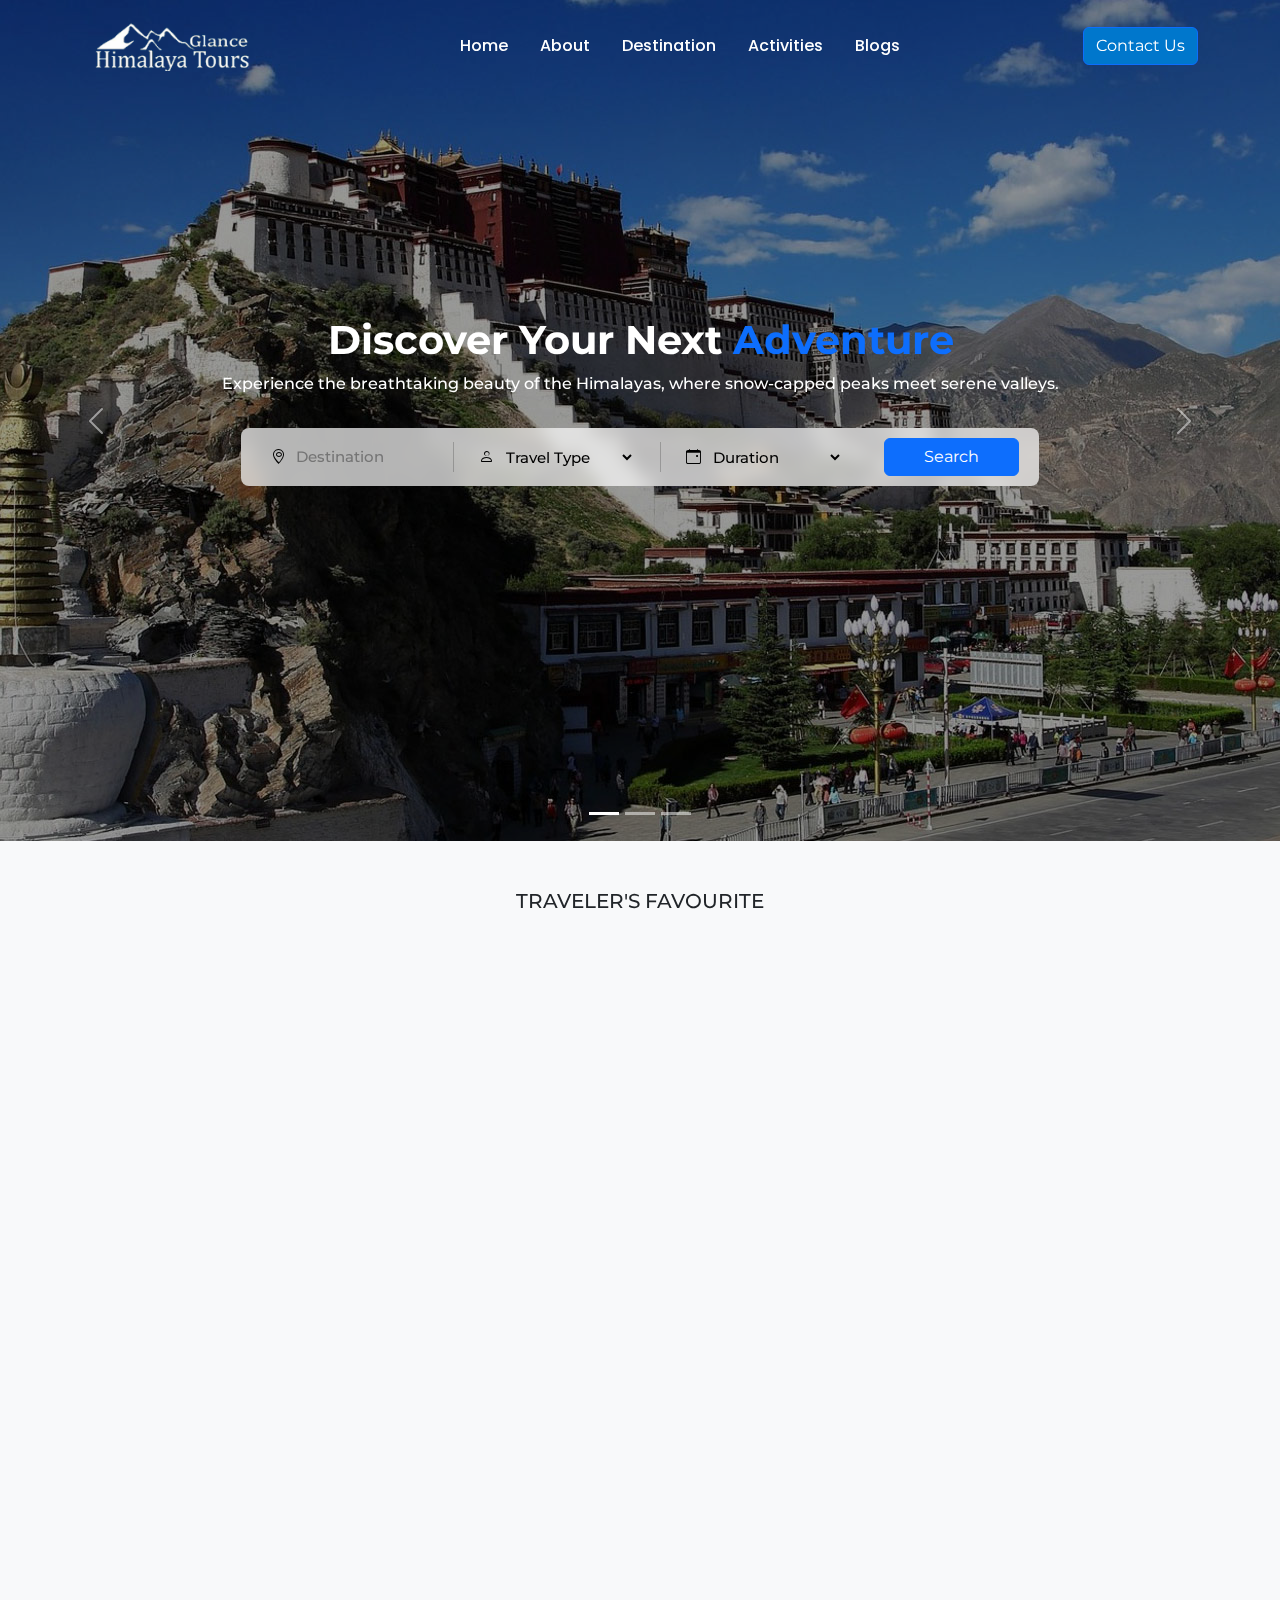
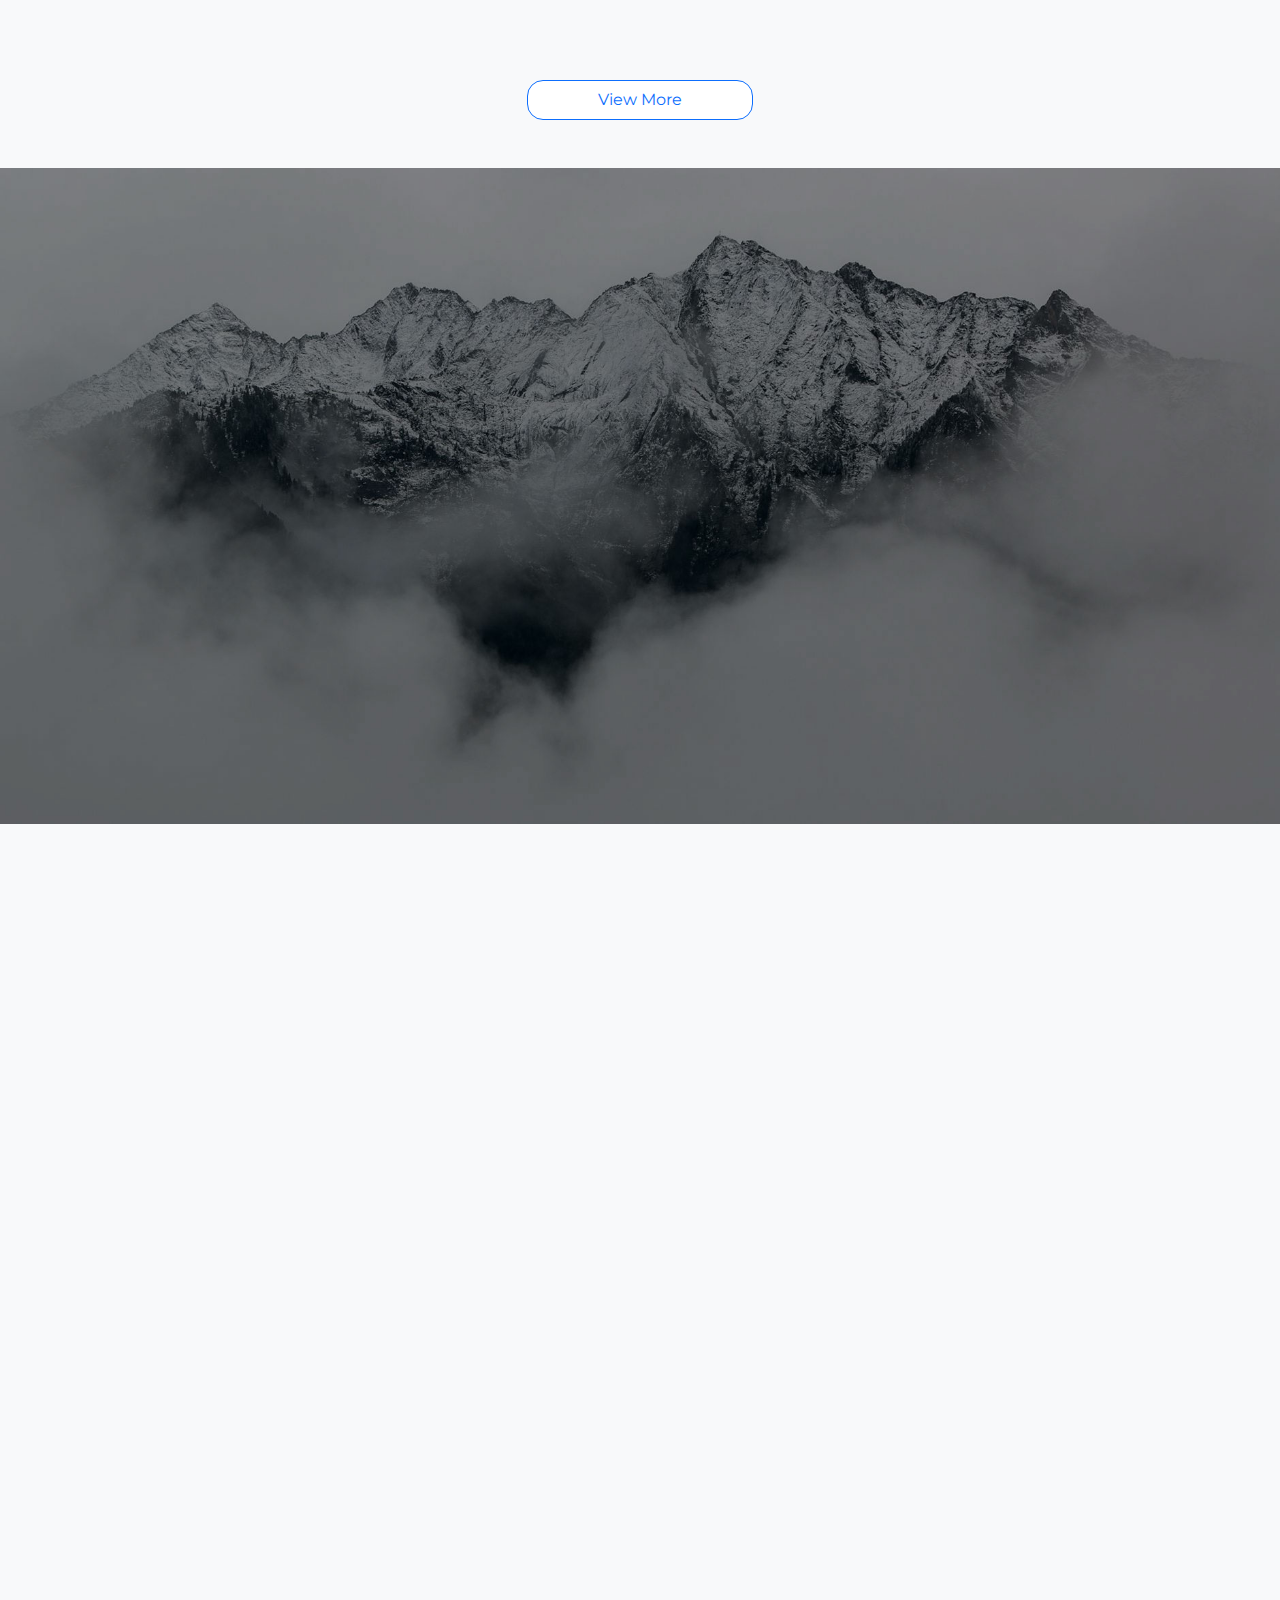
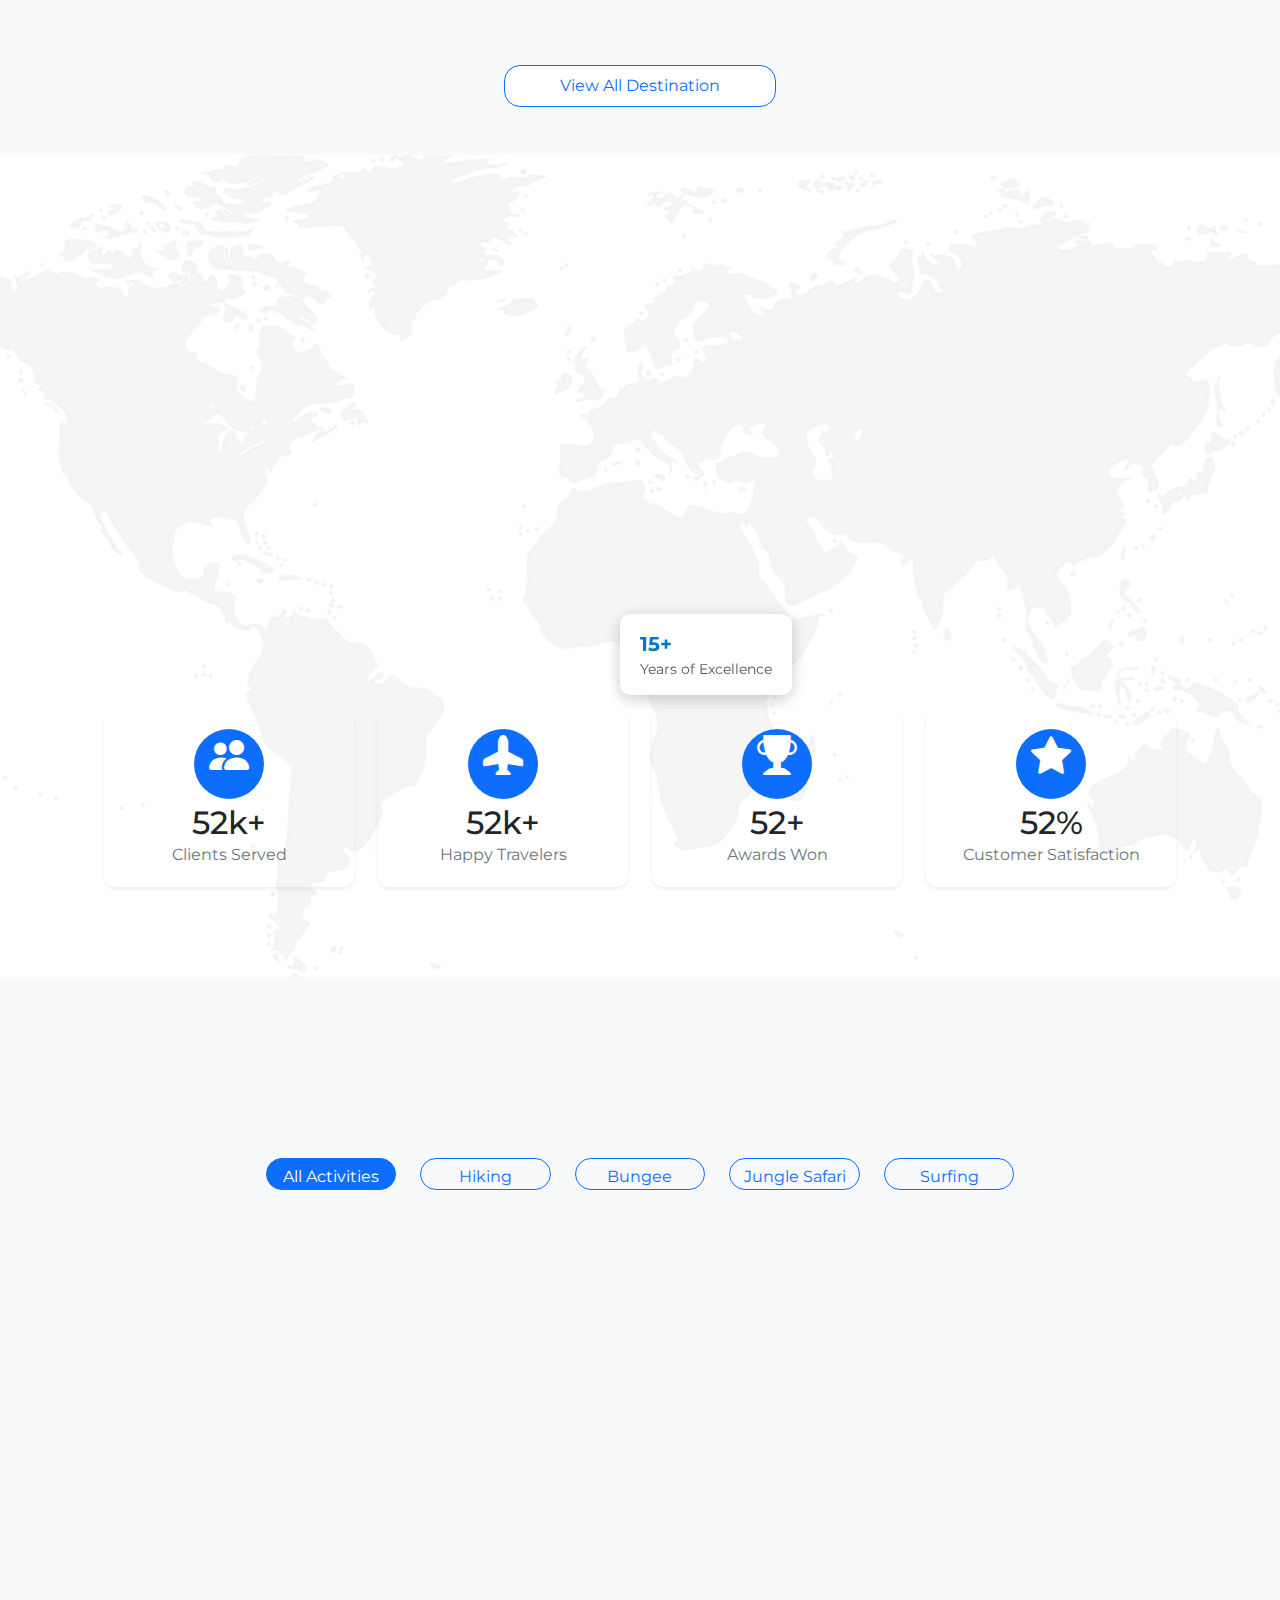
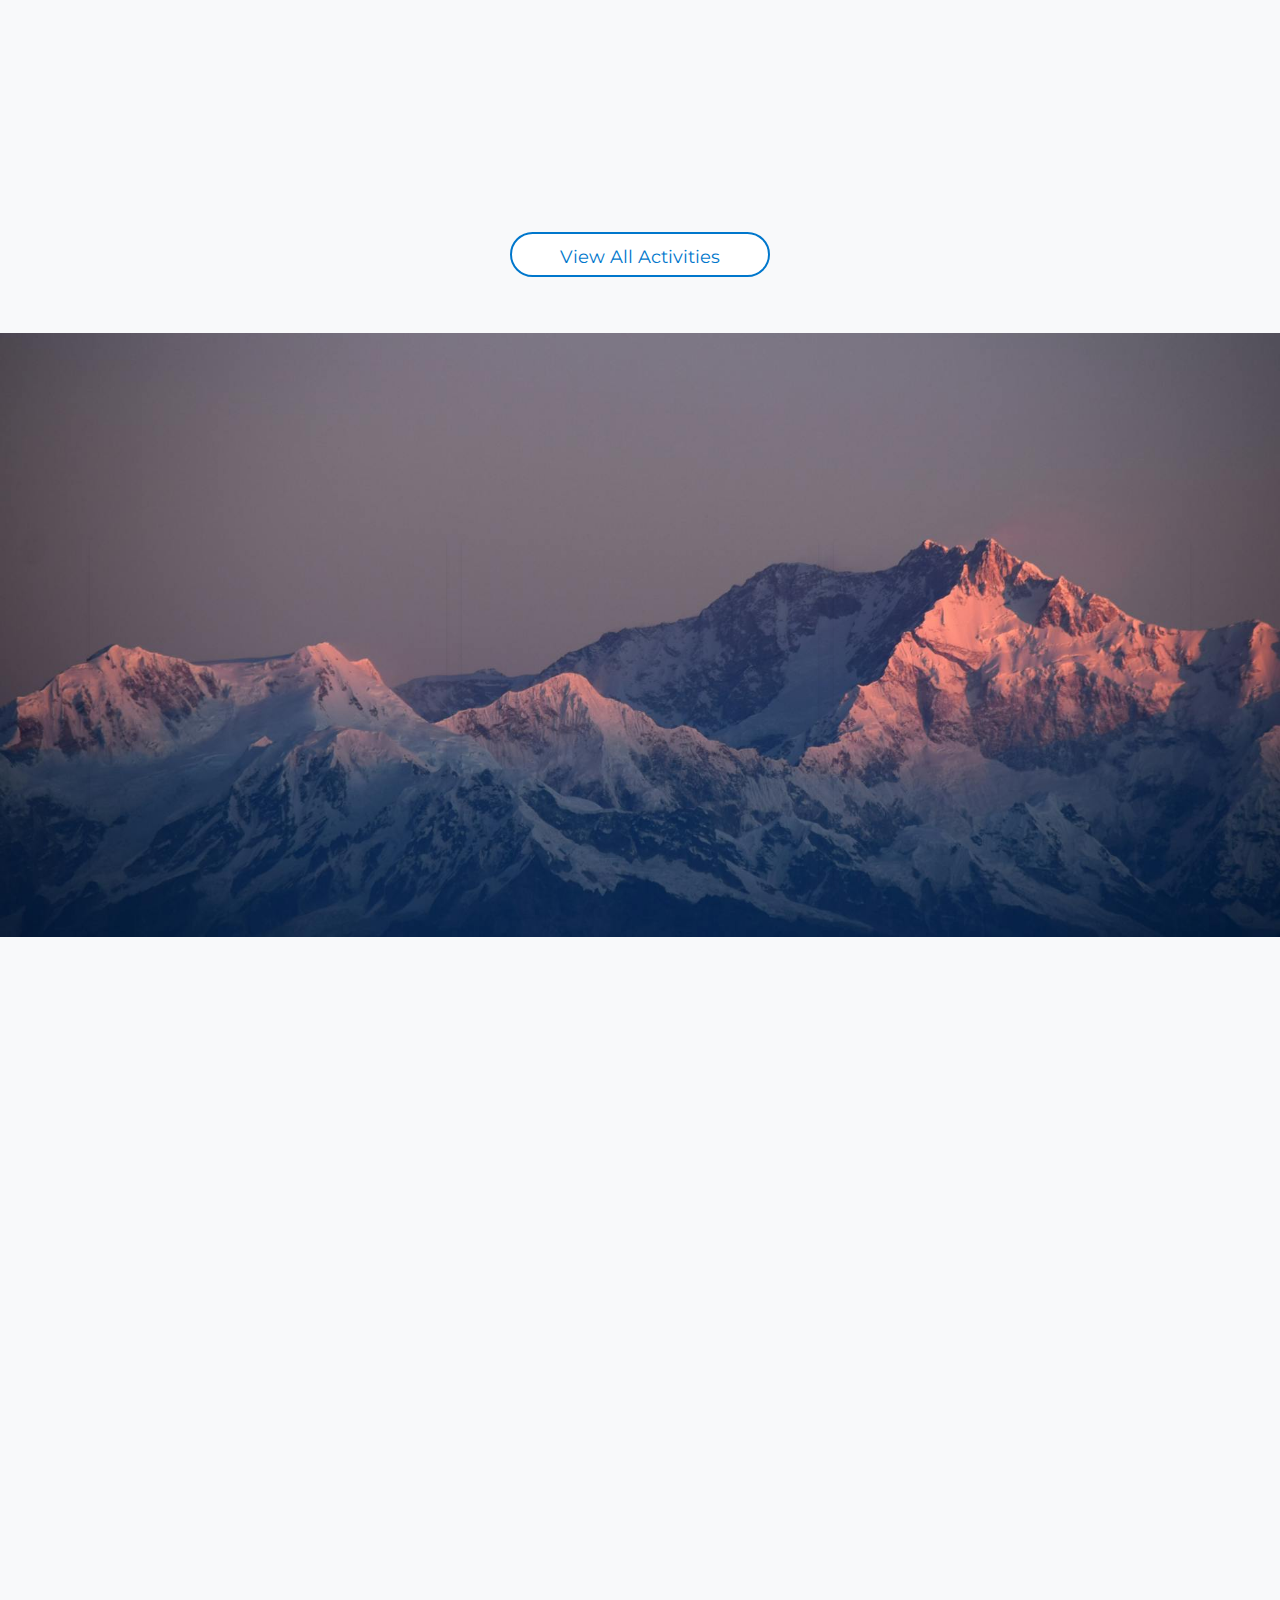
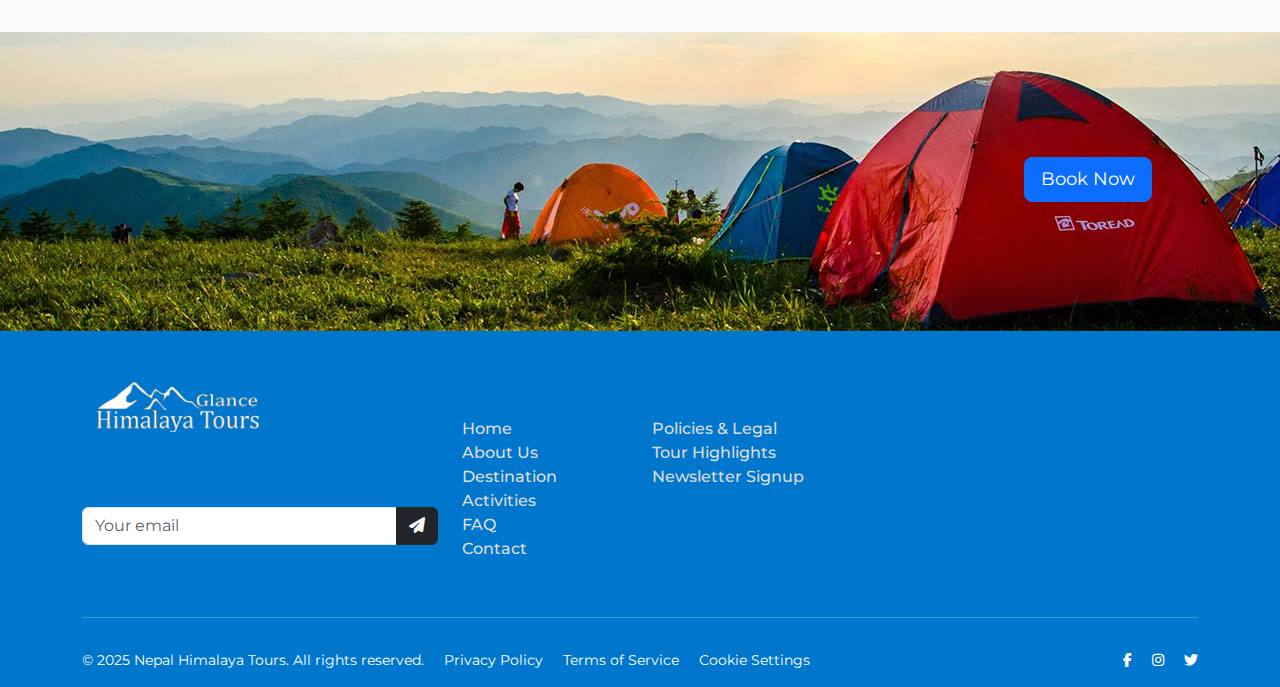
<file: index.html>
<!DOCTYPE html>
<html lang="en">

<head>
    <meta charset="UTF-8">
    <meta name="viewport" content="width=device-width, initial-scale=1.0">
    <title>Himalayan Tour</title>
    <!-- Bootstrap CSS -->
    <link href="https://cdn.jsdelivr.net/npm/bootstrap@5.3.2/dist/css/bootstrap.min.css" rel="stylesheet">
    <!-- Bootstrap Icons -->
    <link rel="stylesheet" href="https://cdn.jsdelivr.net/npm/bootstrap-icons@1.11.1/font/bootstrap-icons.css">
    
    <link rel="stylesheet" href="https://cdnjs.cloudflare.com/ajax/libs/animate.css/4.1.1/animate.min.css"/>
    <link rel="stylesheet" href="https://cdnjs.cloudflare.com/ajax/libs/font-awesome/6.4.0/css/all.min.css">

    <!-- Custom CSS -->
    <link rel="stylesheet" href="style.css">
</head>
<body>

    <!-- Main Carousel section  -->
    <Section id="mainCarousel" class="carousel slide position-relative" data-bs-ride="carousel" data-bs-pause="false">      
        <!-- Menu -->
        <!-- Navbar overlay -->
        <nav class="navbar navbar-expand-lg navbar-dark position-fixed top-0 start-0 w-100 p-3 navbar-scroll" style="z-index: 10;">
            <div class="container">
                <!-- Logo -->
                <a class="navbar-brand" href="#">
                    <img src="assets/logo1.png">
                </a>

                <!-- Hamburger toggle button for mobile -->
                <button class="navbar-toggler" type="button" data-bs-toggle="collapse" data-bs-target="#navbarMenu"
                    aria-controls="navbarMenu" aria-expanded="false" aria-label="Toggle navigation">
                    <span class="navbar-toggler-icon"></span>
                </button>

                <!-- Menu items center -->
                <div class="collapse navbar-collapse justify-content-center" id="navbarMenu">
                    <ul class="navbar-nav mb-2 mb-lg-0">
                        <li class="nav-item me-3"><a class="nav-link text-white" href="index.html">Home</a></li>
                        <li class="nav-item me-3"><a class="nav-link text-white" href="about.html">About</a></li>
                        <li class="nav-item me-3"><a class="nav-link text-white" href="destination.html">Destination</a></li>
                        <li class="nav-item me-3"><a class="nav-link text-white" href="activities.html">Activities</a></li>
                        <li class="nav-item"><a class="nav-link text-white" href="blogs.html">Blogs</a></li>
                    </ul>
                </div>

                <!-- Contact Us button right -->
                <div class="d-flex ms-auto">
                    <a class="btn btn-primary" href="contact_us.html">Contact Us</a>
                </div>           
            </div>
        </nav>

        <!-- Carousel Indicators -->
        <div class="carousel-indicators">
            <button type="button" data-bs-target="#mainCarousel" data-bs-slide-to="0" class="active" aria-current="true" aria-label="Slide 1"></button>
            <button type="button" data-bs-target="#mainCarousel" data-bs-slide-to="1" aria-label="Slide 2"></button>
            <button type="button" data-bs-target="#mainCarousel" data-bs-slide-to="2" aria-label="Slide 3"></button>
        </div>

        <!-- Carousel Slides -->
        <div class="carousel-inner">
            <div class="carousel-caption d-flex flex-column justify-content-center align-items-center h-100">
                <div class="animate__animated animate__fadeInUp">
                    <h1>Discover Your Next <span class="text-primary">Adventure</span></h1>
                    <p>Experience the breathtaking beauty of the Himalayas, where snow-capped peaks meet serene valleys.</p>
                </div>
                <!-- Search Form -->
                <form class="search-form d-flex flex-wrap align-items-center mt-3" action="/" method="GET">              
                    <!-- Destination -->
                    <div class="form-item d-flex align-items-center">
                        <i class="bi bi-geo-alt me-2"></i>
                        <input type="text" name="destination" class="form-input w-100" placeholder="Destination">
                    </div>

                    <div class="form-divider"></div>

                    <!-- Travel Type -->
                    <div class="form-item d-flex align-items-center">
                        <i class="bi bi-person me-2"></i>
                        <select class="form-input w-100" name="travel_type">
                            <option selected>Travel Type</option>
                            <option value="1">Solo</option>
                            <option value="2">Family</option>
                            <option value="3">Group</option>
                        </select>
                    </div>

                    <div class="form-divider"></div>

                    <!-- Duration -->
                    <div class="form-item d-flex align-items-center">
                        <i class="bi bi-calendar-event me-2"></i>
                        <select class="form-input w-100" name="duration">
                            <option selected>Duration</option>
                            <option value="1">3 Days</option>
                            <option value="2">7 Days</option>
                            <option value="3">14 Days</option>
                        </select>
                    </div>

                    <!-- Search Button -->
                    <button type="submit" class="btn btn-primary ms-3">Search</button>
                </form>
            </div>

            <div class="carousel-item active">
                <img src="assets/slide1.jpg" class="d-block w-100" alt="Slide 1">
            </div>
            <div class="carousel-item">
                <img src="assets/slide2.jpg" class="d-block w-100" alt="Slide 2">
            </div>
            <div class="carousel-item">
                <img src="assets/slide3.jpg" class="d-block w-100" alt="Slide 3">
            </div>
        </div>

        <!-- Carousel Controls -->
        <button class="carousel-control-prev" type="button" data-bs-target="#mainCarousel" data-bs-slide="prev">
            <span class="carousel-control-prev-icon"></span>
        </button>
        <button class="carousel-control-next" type="button" data-bs-target="#mainCarousel" data-bs-slide="next">
            <span class="carousel-control-next-icon"></span>
        </button>
    </Section>
    <!-- Main Carousel Section End-->

    <!-- Gallery Section -->
    <section id="gallery-section" class="py-5">
        <div class="container text-center">
            <h5 class="mb-1">TRAVELER'S FAVOURITE</h5>
            <h2 class="mb-2">Explore Our Popular Packages</h2>
            <p class="mb-5">Discover, plan, and set off on your dream journey with our expert guidance and personalized experiences.</p>

            <!-- Updated Gallery Section -->
            <div class="position-relative gallery-wrapper" style="width: 1135px; height: 640px; margin: 0 auto;">
                <!-- Image 1,2,4,5: Shared class for same height -->
                <div class="img-wrapper position-absolute top-0 start-0 m-2">
                    <img src="assets/img1.jpg" class="img-fluid rounded shadow gallery-img-other" alt="Nepal">
                    <div class="img-text"><h5>Nepal</h5><p>From $200-4000</p></div>
                </div>

                <div class="img-wrapper position-absolute top-0 end-0 m-2">
                    <img src="assets/img2.jpg" class="img-fluid rounded shadow gallery-img-other" alt="Switzerland">
                    <div class="img-text"><h5>China</h5><p>From $800-7000</p></div>
                </div>

                <div class="img-wrapper position-absolute bottom-0 start-0 m-2">
                    <img src="assets/img4.jpg" class="img-fluid rounded shadow gallery-img-other" alt="Italy">
                    <div class="img-text"><h5>India</h5><p>From $500-6000</p></div>
                </div>

                <div class="img-wrapper position-absolute bottom-0 end-0 m-2">
                    <img src="assets/img5.jpg" class="img-fluid rounded shadow gallery-img-other" alt="Japan">
                    <div class="img-text"><h5>Japan</h5><p>From $600-7000</p></div>
                </div>

                <!-- Image 3: Center -->
                <div class="img-wrapper position-absolute top-50 start-50 translate-middle">
                    <img src="assets/img3.jpg" class="img-fluid rounded shadow gallery-img-center" alt="Thailand">
                    <div class="img-text"><h5>Europe</h5><p>From $150-3500</p></div>
                </div>
            </div>
            <a href="#" class="btn btn-custom">View More</a>
        </div>
    </section>
    <!-- Gallery Section -->

    <!-- Service Section -->
    <Section class="service-section text-center"  style="background-image: url('images/service-bg.jpg'); background-size: cover; background-position: center; background-repeat: no-repeat; color: white;">
        <div class="container">
            <h5 class="mb-2 pt-2">YOUR JOURNERY OUR COMMITMENT</h5>
            <h2 class="mb-2 pb-1">Why Nepal Himalaya Tours?</h2>
            <p class="mb-5 pb-3">Discover, plan, and set off on your dream journey with our expert guidance and personalized experiences.</p>

            <!-- Responsive 3 Column Service Cards -->
            <div class="row">
                <div class="col-12 col-md-6 col-lg-4">
                <div class="service-card">
                    <div class="icon-circle mb-3 mt-4">
                        <i class="bi bi-airplane"></i>
                    </div>
                    <h4>Expert Planning</h4>
                    <p>Our travel experts craft personalized itineraries that match your dreams and budget perfectly.</p>
                </div>
                </div>
                <div class="col-12 col-md-6 col-lg-4">
                <div class="service-card">
                    <div class="icon-circle mb-3 mt-4">
                        <i class="bi bi-shield-check"></i>
                    </div>
                    <h4>Safety First</h4>
                    <p>Your safety is our priority. We ensure secure travels with comprehensive insurance coverage.</p>
                </div>
                </div>
                <div class="col-12 col-md-6 col-lg-4">
                <div class="service-card">
                    <div class="icon-circle mb-3 mt-4">
                        <i class="bi bi-heart"></i>
                    </div>
                    <h4>Authentic Experiences</h4>
                    <p>We connect you with local cultures and hidden gems for truly authentic travel experiences.</p>
                </div>
                </div>
            </div>
        </div>
    </Section>
    <!-- Service Section -->
    
    <!-- Feature Section -->
    <Section class="feature-section text-center py-5">
        <div class="container">
            <h5 class="mb-2 pt-2">FEATURED DESTINATIONS</h5>
            <h2 class="mb-2 pb-1">Explore Most Iconic Treks & Tours</h2>
            <p class="mb-5 pb-3">From Everest Base Camp to serene valleys, discover journeys crafted for every explorer.</p>

            <div class="row g-4">
            <!-- Card 1 -->
            <div class="col-12 col-md-6 col-lg-3">
                <div class="feature-card shadow rounded overflow-hidden h-100">
                <!-- Image (50%) -->
                <div class="feature-img" style="height:50%;">
                    <img src="images/features/tropical.jpg" class="img-fluid w-100 h-100" style="object-fit:cover;" alt="Tropical Paradise">
                    <!-- Rating Badge -->
                    <div class="rating-badge">
                        <i class="bi bi-star-fill" style="color: #FFC928;"></i>
                        <span>4.8</span>
                    </div>
                </div>
                <!-- Text (50%) -->
                <div class="p-3 d-flex flex-column justify-content-center text-start " style="height:50%;">
                    <p class="mb-3 text-muted" style="font-family: Poppins; font-weight: 400; font-size: 14px;">
                        <i class="bi bi-geo-alt"></i>Maldives
                    </p>
                    <h4>Tropical Paradise</h4>
                    <p>Crystal clear waters and overwater bungalows await.</p>
                    <!-- 💲 Price + duration -->
                    <p class="mb-2">
                        <span class="price-text text-primary">
                            $<span class="price-counter" data-target="2499">0</span>
                        </span>
                        <span class="duration-text text-secondary"> / 7 Days</span>
                    </p>

                    <a href="#" class="btn btn-book btn-primary btn-sm mt-2">Book Now</a>
                </div>
                </div>
            </div>

            <!-- Card 2 -->
            <div class="col-12 col-md-6 col-lg-3">
                <div class="feature-card shadow rounded overflow-hidden h-100">
                <div class="feature-img" style="height:50%;">
                    <img src="images/features/mountain.jpg" class="img-fluid w-100 h-100" style="object-fit:cover;" alt="Mountain Adventure">
                    <div class="rating-badge">
                        <i class="bi bi-star-fill" style="color: #FFC928;"></i>
                        <span>4.8</span>
                    </div>
                </div>
                <div class="p-3 d-flex flex-column justify-content-center text-start" style="height:50%;">
                    <p class="mb-3 text-muted" style="font-family: Poppins; font-weight: 400; font-size: 14px;">
                        <i class="bi bi-geo-alt"></i>Nepal Peak
                    </p>
                    <h4>Mountain Adventure</h4>
                    <p>Breathtaking peaks and highest peak adventures.</p>
                    <!-- 💲 Price + duration -->
                    <p class="mb-2">
                        <span class="price-text text-primary">
                            $<span class="price-counter" data-target="2000">0</span>
                        </span>
                        <span class="duration-text text-secondary"> / 5 Days</span>
                    </p>

                    <a href="#" class="btn btn-book btn-primary btn-sm mt-2">Book Now</a>
                </div>
                </div>
            </div>

            <!-- Card 3 -->
            <div class="col-12 col-md-6 col-lg-3">
                <div class="feature-card shadow rounded overflow-hidden h-100">
                <div class="feature-img" style="height:50%;">
                    <img src="images/features/city.jpg" class="img-fluid w-100 h-100" style="object-fit:cover;" alt="City Explorer">
                    <div class="rating-badge">
                        <i class="bi bi-star-fill" style="color: #FFC928;"></i>
                        <span>4.8</span>
                    </div>
                </div>
                <div class="p-3 d-flex flex-column justify-content-center text-start" style="height:50%;">
                    <p class="mb-3 text-muted" style="font-family: Poppins; font-weight: 400; font-size: 14px;">
                        <i class="bi bi-geo-alt"></i>Spain
                    </p>
                    <h4>City Explorer</h4>
                    <p>Modern metropolis meets ancient culture.</p>
                    <!-- 💲 Price + duration -->
                    <p class="mb-2">
                        <span class="price-text text-primary">
                            $<span class="price-counter" data-target="4499">0</span>
                        </span>
                        <span class="duration-text text-secondary"> / 12 Days</span>
                    </p>
                    <a href="#" class="btn btn-book btn-primary btn-sm mt-2">Book Now</a>
                </div>
                </div>
            </div>

            <!-- Card 4 -->
            <div class="col-12 col-md-6 col-lg-3">
                <div class="feature-card shadow rounded overflow-hidden h-100">
                <div class="feature-img" style="height:50%;">
                    <img src="images/features/safari.jpg" class="img-fluid w-100 h-100" style="object-fit:cover;" alt="Safari Experience">
                    <div class="rating-badge">
                        <i class="bi bi-star-fill" style="color: #FFC928;"></i>
                        <span>4.8</span>
                    </div>
                </div>
                <div class="p-3 d-flex flex-column justify-content-center text-start" style="height:50%;">
                    <p class="mb-3 text-muted">
                        <i class="bi bi-geo-alt"></i>Chitwan
                    </p>
                    <h4>Safari Experience</h4>
                    <p>Wildlife encounters in their natural habitat.</p>
                    <!-- 💲 Price + duration -->
                    <p class="mb-2">
                        <span class="price-text text-primary">
                            $<span class="price-counter" data-target="3499">0</span>
                        </span>
                        <span class="duration-text text-secondary"> / 8 Days</span>
                    </p>

                    <a href="#" class="btn btn-book btn-primary btn-sm mt-2">Book Now</a>
                </div>
                </div>
            </div>
            </div>
            <a href="destination.html" class="btn btn-destination">View All Destination</a>
        </div>
    </Section>
    <!-- Feature Section -->
    
    <!-- Adventure Section -->
    <section id="adventure-section" style="background-image: url('images/world_map_bg.jpg'); background-size: cover; background-position: center; padding: 80px 0;">
        <div class="container" style="display: flex; align-items: text-start; justify-content: space-between; gap: 50px;">
            
            <!-- Left Content -->
            <div class="left-content" style="flex: 1; text-align: left;">
                <h2>Your adventure <br> <span> begins here</span></h2>
                <p>For over 15 years, we've been crafting extraordinary journeys that transform the way people see the world. From intimate cultural experiences to thrilling adventures, we believe every trip should be as unique as you are.</p>
                <p>Our passionate team of travel experts, local guides, and adventure enthusiasts work tirelessly to ensure your journey exceeds expectations. We don't just book trips—we create lifelong memories.</p>
            </div>

            <!-- Right Content -->
            <div class="right-content" style="flex: 1; position: relative;">
                <img src="images/skill-section.jpg" alt="Adventure Image" style="width: 100%; height: auto; display: block; border-radius: 10px;">
                
                <!-- Floating small div -->
                <div class="floating-card">
                    <span>15+</span>
                    <span>Years of Excellence</span>
                </div>
            </div>
            
        </div>
        
        <div class="container">
            <div class="row g-4 text-center">

                <!-- Clients Served -->
                <div class="col-12 col-sm-6 col-lg-3">
                <div class="counter-box shadow-sm h-100 d-flex flex-column align-items-center justify-content-center">
                    <div class="icon-circle mb-2">
                    <i class="bi bi-people-fill"></i>
                    </div>
                    <div class="counter-wrapper">
                    <span class="counter-number" data-target="150">0</span><span class="counter-suffix">k+</span>
                    </div>
                    <div class="counter-text mt-1">Clients Served</div>
                </div>
                </div>

                <!-- Happy Travelers -->
                <div class="col-12 col-sm-6 col-lg-3">
                <div class="counter-box shadow-sm h-100 d-flex flex-column align-items-center justify-content-center">
                    <div class="icon-circle mb-2">
                    <i class="bi bi-airplane-fill"></i>
                    </div>
                    <div class="counter-wrapper">
                    <span class="counter-number" data-target="75">0</span><span class="counter-suffix">k+</span>
                    </div>
                    <div class="counter-text mt-1">Happy Travelers</div>
                </div>
                </div>

                <!-- Awards Won -->
                <div class="col-12 col-sm-6 col-lg-3">
                <div class="counter-box shadow-sm h-100 d-flex flex-column align-items-center justify-content-center">
                    <div class="icon-circle mb-2">
                    <i class="bi bi-trophy-fill"></i>
                    </div>
                    <div class="counter-wrapper">
                    <span class="counter-number" data-target="100">0</span><span class="counter-suffix">+</span>
                    </div>
                    <div class="counter-text mt-1">Awards Won</div>
                </div>
                </div>

                <!-- Customer Satisfaction -->
                <div class="col-12 col-sm-6 col-lg-3">
                <div class="counter-box shadow-sm h-100 d-flex flex-column align-items-center justify-content-center">
                    <div class="icon-circle mb-2">
                    <i class="bi bi-star-fill"></i>
                    </div>
                    <div class="counter-wrapper">
                    <span class="counter-number" data-target="98">0</span><span class="counter-suffix">%</span>
                    </div>
                    <div class="counter-text mt-1">Customer Satisfaction</div>
                </div>
                </div>
            </div>
        </div>
    </section>

    <!-- Activities Section -->
    <section id="activities" class="activities py-5">
        <div class="container text-center">
            <!-- Heading -->
            <div class="text-center mb-4">
                <h5 class="text-primary">POPULAR ACTIVITIES ON TOUR</h5>
                <h3>Adventure Awaits Beyond the Trails</h3>
                <p>
                    From thrilling treks to cultural encounters, experience the best of Nepal in every journey.
                </p>
            </div>

            <!-- Buttons Row -->
            <div class="d-flex justify-content-center mb-4 flex-wrap gap-2">
                <button class="btn btn-outline-primary active" data-target="all">All Activities</button>
                <button class="btn btn-outline-primary" data-target="hiking">Hiking</button>
                <button class="btn btn-outline-primary" data-target="bungee">Bungee</button>
                <button class="btn btn-outline-primary" data-target="safari">Jungle Safari</button>
                <button class="btn btn-outline-primary" data-target="surfing">Surfing</button>
            </div>

            <!-- images Grid -->
            <div class="row g-3" id="activities-images">
                <!-- 1 -->
                <div class="col-6 col-md-3 activity-card beaches" data-activity="beaches">
                    <div class="position-relative">
                        <img src="images/activities/1.jpg" class="img-fluid rounded" alt="Activity 1 Image 1">
                        <div class="overlay d-flex flex-column justify-content-end p-3">
                            <button class="btn btn-primary">Beaches</button>
                            <h4 class="text-white mb-1">Maldives Paradise</h4>
                            <p class="mb-1 text-white" style="font-family: Poppins; font-weight: 400; font-size: 14px;">
                                <i class="bi bi-geo-alt"></i> Maldives
                            </p>
                            <div class="d-flex">
                                <span><i class="bi bi-calendar"></i> 7 Days</span>
                                <span><i class="bi bi-people"></i> 2-4 People</span>
                            </div>
                        </div>
                    </div>
                </div>

                <!-- 2 -->
                <div class="col-6 col-md-3 activity-card hiking" data-activity="hiking">
                    <div class="position-relative">
                        <img src="images/activities/2.jpg" class="img-fluid rounded" alt="Activity 1 Image 2">
                        <div class="overlay d-flex flex-column justify-content-end p-3">
                            <button class="btn btn-primary">Hiking</button>
                            <h4 class="text-white mb-1">Machu Picchu</h4>
                            <p class="mb-1 text-white" style="font-family: Poppins; font-weight: 400; font-size: 14px;">
                                <i class="bi bi-geo-alt"></i> Peru
                            </p>
                            <div class="d-flex">
                                <span><i class="bi bi-calendar"></i> 2 Days</span>
                                <span><i class="bi bi-people"></i> 2-4 People</span>
                            </div>
                        </div>
                    </div>
                </div>

                <!-- 3 -->
                <div class="col-6 col-md-3 activity-card bungee" data-activity="bungee">
                    <div class="position-relative">
                        <img src="images/activities/3.jpg" class="img-fluid rounded" alt="Activity 1 Image 3">
                        <div class="overlay d-flex flex-column justify-content-end p-3">
                            <button class="btn btn-primary">Bungee</button>
                            <h4 class="text-white mb-1">The Last Resort</h4>
                            <p class="mb-1 text-white" style="font-family: Poppins; font-weight: 400; font-size: 14px;">
                                <i class="bi bi-geo-alt"></i> Bhote Koshi
                            </p>
                            <div class="d-flex">
                                <span><i class="bi bi-calendar"></i> 1 Day</span>
                                <span><i class="bi bi-people"></i> 1 Person</span>
                            </div>
                        </div>
                    </div>
                </div>

                <!-- 4 -->
                <div class="col-6 col-md-3 activity-card safari" data-activity="safari">
                    <div class="position-relative">
                        <img src="images/activities/4.jpg" class="img-fluid rounded" alt="Activity 1 Image 4">
                        <div class="overlay d-flex flex-column justify-content-end p-3">
                            <button class="btn btn-primary">Jungle Safari</button>
                            <h4 class="text-white mb-1">Chitwan Jungle Safari</h4>
                            <p class="mb-1 text-white" style="font-family: Poppins; font-weight: 400; font-size: 14px;">
                                <i class="bi bi-geo-alt"></i> Chitwan
                            </p>
                            <div class="d-flex">
                                <span><i class="bi bi-calendar"></i> 1 Day</span>
                                <span><i class="bi bi-people"></i> 4-8 People</span>
                            </div>
                        </div>
                    </div>
                </div>

                <!-- 5 -->
                <div class="col-6 col-md-3 activity-card surfing" data-activity="surfing">
                    <div class="position-relative">
                        <img src="images/activities/7.jpg" class="img-fluid rounded" alt="Activity 1 Image 5">
                        <div class="overlay d-flex flex-column justify-content-end p-3">
                            <button class="btn btn-primary">Surfing</button>
                            <h4 class="text-white mb-1">Gold Coast</h4>
                            <p class="mb-1 text-white" style="font-family: Poppins; font-weight: 400; font-size: 14px;">
                                <i class="bi bi-geo-alt"></i> Australia
                            </p>
                            <div class="d-flex">
                                <span><i class="bi bi-calendar"></i> 3 Days</span>
                                <span><i class="bi bi-people"></i> 1 Person</span>
                            </div>
                        </div>
                    </div>
                </div>

                <!-- 6 -->
                <div class="col-6 col-md-3 activity-card beaches" data-activity="beaches">
                    <div class="position-relative">
                        <img src="images/activities/5.jpg" class="img-fluid rounded" alt="Activity 1 Image 6">
                        <div class="overlay d-flex flex-column justify-content-end p-3">
                            <button class="btn btn-primary">Beaches</button>
                            <h4 class="text-white mb-1">Boracay Island</h4>
                            <p class="mb-1 text-white" style="font-family: Poppins; font-weight: 400; font-size: 14px;">
                                <i class="bi bi-geo-alt"></i> Philippines
                            </p>
                            <div class="d-flex">
                                <span><i class="bi bi-calendar"></i> 5 Days</span>
                                <span><i class="bi bi-people"></i> 2-5 People</span>
                            </div>
                        </div>
                    </div>
                </div>

                <!-- 7 -->
                <div class="col-6 col-md-3 activity-card hiking" data-activity="hiking">
                    <div class="position-relative">
                        <img src="images/activities/6.jpg" class="img-fluid rounded" alt="Activity 1 Image 7">
                        <div class="overlay d-flex flex-column justify-content-end p-3">
                            <button class="btn btn-primary">Hiking</button>
                            <h4 class="text-white mb-1">Annapurna Circuit</h4>
                            <p class="mb-1 text-white" style="font-family: Poppins; font-weight: 400; font-size: 14px;">
                                <i class="bi bi-geo-alt"></i> Nepal
                            </p>
                            <div class="d-flex">
                                <span><i class="bi bi-calendar"></i> 10 Days</span>
                                <span><i class="bi bi-people"></i> 2-6 People</span>
                            </div>
                        </div>
                    </div>
                </div>

                <!-- 8 -->
                <div class="col-6 col-md-3 activity-card surfing" data-activity="surfing">
                    <div class="position-relative">
                        <img src="images/activities/8.jpg" class="img-fluid rounded" alt="Activity 1 Image 8">
                        <div class="overlay d-flex flex-column justify-content-end p-3">
                            <button class="btn btn-primary">Surfing</button>
                            <h4 class="text-white mb-1">Bali Surf</h4>
                            <p class="mb-1 text-white" style="font-family: Poppins; font-weight: 400; font-size: 14px;">
                                <i class="bi bi-geo-alt"></i> Indonesia
                            </p>
                            <div class="d-flex">
                                <span><i class="bi bi-calendar"></i> 4 Days</span>
                                <span><i class="bi bi-people"></i> 1-3 People</span>
                            </div>
                        </div>
                    </div>
                </div>
            </div>

            <a href="#" class="btn btn-customs mt-4">View All Activities</a>
        </div>
    </section>

    <!-- Testimonial Section -->
    <section id="testimonial-section" class="py-5" style="background: url('images/testimonial/testimonial-bg.jpg') no-repeat center center/cover;">
        <div class="container text-center text-white">
            <!-- Heading -->
            <h5>Testimonials</h5>
            <h2 class="mb-3">What Our Customers Say </h2>
            <p class="mb-5">Hear from travelers who turned their journeys with us into unforgettable memories.</p>

            <!-- Carousel Wrapper -->
            <div class="overflow-hidden">
            <div id="testimonial-carousel" class="d-flex transition">

                <!-- Testimonial 1 -->
                <div class="col-md-4 px-2">
                <div class="testimonial-card p-4 rounded shadow-sm bg-transparent text-start">
                    <!-- Small Image -->
                    <div class="text-start mb-4">
                    <img src="images/testimonial/1.jpg" alt="John Doe"
                        class="rounded-circle border border-2 border-white"
                        style="width: 76px; height: 76px; object-fit: cover;">
                    </div>
                    <!-- Text -->
                    <p class="mb-3 text-white">Glance Himalaya made our trip unforgettable! From smooth bookings to breathtaking treks, every detail was perfectly handled. Highly recommend for anyone seeking authentic Himalayan adventures.</p>
                    <h5 class="mb-0">John Doe</h5>
                    <small>New York, USA</small>
                </div>
                </div>

                <!-- Testimonial 2 -->
                <div class="col-md-4 px-2">
                <div class="testimonial-card p-4 rounded shadow-sm bg-transparent text-start">
                    <div class="text-start mb-4">
                    <img src="images/testimonial/2.jpg" alt="James Turner"
                        class="rounded-circle border border-2 border-white"
                        style="width: 76px; height: 76px; object-fit: cover;">
                    </div>
                    <p class="mb-3 text-white">Glance Himalaya made our trip unforgettable! From smooth bookings to breathtaking treks, every detail was perfectly handled. Highly recommend for anyone seeking authentic Himalayan adventures.</p>
                    <h5 class="mb-0">James Turner</h5>
                    <small>UK, London</small>
                </div>
                </div>

                <!-- Testimonial 3 -->
                <div class="col-md-4 px-2">
                <div class="testimonial-card p-4 rounded shadow-sm bg-transparent text-start">
                    <div class="text-start mb-4">
                    <img src="images/testimonial/1.jpg" alt="Anjali Sharma"
                        class="rounded-circle border border-2 border-white"
                        style="width: 76px; height: 76px; object-fit: cover;">
                    </div>
                    <p class="mb-3 text-white">Glance Himalaya made our trip unforgettable! From smooth bookings to breathtaking treks, every detail was perfectly handled. Highly recommend for anyone seeking authentic Himalayan adventures.</p>
                    <h5 class="mb-0">Anjali Sharma</h5>
                    <small>India, Delhi</small>
                </div>
                </div>

                <!-- Testimonial 4 -->
                <div class="col-md-4 px-2">
                <div class="testimonial-card p-4 rounded shadow-sm bg-transparent text-start">
                    <div class="text-start mb-4">
                    <img src="images/testimonial/2.jpg" alt="Sophie Lee"
                        class="rounded-circle border border-2 border-white"
                        style="width: 76px; height: 76px; object-fit: cover;">
                    </div>
                    <p class="mb-3 text-white">Glance Himalaya made our trip unforgettable! From smooth bookings to breathtaking treks, every detail was perfectly handled. Highly recommend for anyone seeking authentic Himalayan adventures.</p>
                    <h5 class="mb-0">Sophie Lee</h5>
                    <small>Sydney, Australia</small>
                </div>
                </div>

            </div>
            </div>
        </div>
    </section>
    <!-- Testimonial Section -->

    <!-- Blog Section -->
    <section class="blog-section text-center py-5">
        <div class="container">
            <h5 class="mb-2 pt-2">OUR BLOGS</h5>
            <h2 class="mb-2 pb-1">Travel Stories & Insights</h2>
            <p class="mb-5 pb-3">Inspiring blogs that bring the mountains closer to you - stories of adventure, culture, and discovery.</p>

            <div class="row g-4">
                <!-- Blog Card 1 -->
                <div class="col-12 col-md-6 col-lg-4">
                    <div class="blog-card shadow rounded overflow-hidden h-100">
                        <div class="blog-img" style="height:50%;">
                            <img src="images/blogs/1.jpg" class="img-fluid w-100 h-100" style="object-fit:cover;" alt="Adventure Blog">
                        </div>
                        <div class="p-3 d-flex flex-column justify-content-center text-start" style="height:50%;">
                            <h4>Travel Stories & Insights</h4>
                            <p>Discover journeys, tips, and unforgettable experiences from explorers around the world.</p>
                            <p class="mb-1 text-muted d-flex justify-content-between align-items-center">
                                <span class="read-more" style="cursor:pointer;">Read More →</span>
                                <span class="date">Jun 15, 2025</span>
                            </p>
                        </div>
                    </div>
                </div>

                <!-- Blog Card 2 -->
                <div class="col-12 col-md-6 col-lg-4">
                    <div class="blog-card shadow rounded overflow-hidden h-100">
                        <div class="blog-img" style="height:50%;">
                            <img src="images/blogs/2.jpg" class="img-fluid w-100 h-100" style="object-fit:cover;" alt="Beach Blog">
                        </div>
                        <div class="p-3 d-flex flex-column justify-content-center text-start" style="height:50%;">
                            <h4>From the Himalayas to Your Heart</h4>
                            <p>Inspiring blogs that bring the mountains closer to you - stories of adventure, culture, and discovery.</p>
                            <p class="mb-1 text-muted d-flex justify-content-between align-items-center">
                                <span class="read-more" style="cursor:pointer;">Read More →</span>
                                <span class="date">Jun 15, 2025</span>
                            </p>
                        </div>
                    </div>
                </div>

                <!-- Blog Card 3 -->
                <div class="col-12 col-md-6 col-lg-4">
                    <div class="blog-card shadow rounded overflow-hidden h-100">
                        <div class="blog-img" style="height:50%;">
                            <img src="images/blogs/3.jpg" class="img-fluid w-100 h-100" style="object-fit:cover;" alt="City Blog">
                        </div>
                        <div class="p-3 d-flex flex-column justify-content-center text-start" style="height:50%;">
                            <h4>Voices of the Trail</h4>
                            <p>Experiences, advice, and inspiration from travelers who've been there - sharing stories, tips, and memories.</p>
                            <p class="mb-1 text-muted d-flex justify-content-between align-items-center">
                                <span class="read-more" style="cursor:pointer;">Read More →</span>
                                <span class="date">Jun 15, 2025</span>
                            </p>
                        </div>
                    </div>
                </div>
            </div>
        </div>
    </section>

    <!-- Booking Section -->
    <section class="booking-section">
        <div class="container-fluid d-flex justify-content-center p-0">
            <div class="position-relative" 
                style="width: 100%; height: 299px; background-image: url('images/banner.jpg'); background-size: cover; background-position: center;">
                <div class="row h-100 align-items-center m-0">
                    <div class="col-md-6 text-start ps-4 ps-md-5">
                        <h2>Let’s Make Your <br> Adventure Amazing</h2>
                    </div>
                    <div class="booking col-md-6 text-end pe-4 pe-md-5">
                        <a href="#" class="btn btn-primary btn-lg">Book Now</a>
                    </div>
                </div>
            </div>
        </div>
    </section>

    <!-- Footer Start -->
    <footer id="footer" class="text-white pt-5">
        <div class="container">
            <div class="row">
                <!-- Column 1: Logo & Email Form -->
                <div class="col-md-4 mb-4">
                    <img src="assets/logo1.png" alt="Logo" class="mb-3" style="width:190px;">
                    <h6>Subscribe to our Newsletter</h6>
                    <form class="d-flex">
                    <div class="input-group">
                        <input type="email" class="form-control" placeholder="Your email" required>
                        <button class="btn btn-dark" type="submit">
                            <i class="fas fa-paper-plane"></i>
                        </button>
                    </div>
                </form>
                </div>

                <!-- Column 2: Quick Links -->
                <div class="col-md-2 mb-4">
                    <h5 class="mb-3 text-white">Quick Links</h5>
                    <ul class="list-unstyled">
                        <li><a href="index.html" class="text-decoration-none">Home</a></li>
                        <li><a href="about.html" class="text-decoration-none">About Us</a></li>
                        <li><a href="destination.html" class="text-decoration-none">Destination</a></li>
                        <li><a href="activities.html" class="text-decoration-none">Activities</a></li>
                        <li><a href="faq.html" class="text-decoration-none">FAQ</a></li>
                        <li><a href="contact_us.html" class="text-decoration-none">Contact</a></li>
                    </ul>
                </div>

                <!-- Column 3: Travel Guide -->
                <div class="col-md-3 mb-4">
                    <h5 class="mb-3 text-white">Useful</h5>
                    <ul class="list-unstyled">
                        <li><a href="privacy_policy.html" class="text-decoration-none">Policies & Legal</a></li>
                        <li><a href="#" class="text-decoration-none">Tour Highlights</a></li>
                        <li><a href="#" class="text-decoration-none">Newsletter Signup</a></li>
                        <!-- <li><a href="#" class="text-white text-decoration-none">Restaurants</a></li>
                        <li><a href="#" class="text-white text-decoration-none">Travel Blogs</a></li> -->
                    </ul>
                </div>

                <!-- Column 4: Contact -->
                <div class="col-md-3 mb-4">
                    <h5 class="mb-3 text-white">Contact</h5>
                    <p class="mb-1"><i class="fas fa-phone-alt fa-flip-horizontal me-2" style="color: #ffffff;"></i>+977 1234567890</p>
                    <p class="mb-1"><i class="fas fa-envelope me-2" style="color: #ffffff;"></i>info@nepalhimalayatours.com</p>
                    <p class="mb-0"><i class="fas fa-map-marker-alt me-2" style="color: #ffffff;"></i>Kathmandu, Nepal</p>
                </div>
            </div>

            <hr class="border-light">

            <!-- Bottom Row -->
            <div class="d-flex justify-content-between align-items-center py-3 flex-wrap" style="font-weight: 400; font-size: 14px;">
                <!-- Left Side: Text & Links -->
                <div class="text-white mb-2 mb-md-0">
                    <span class="me-3">© 2025 Nepal Himalaya Tours. All rights reserved.</span>
                    <a href="#" class="text-white text-decoration-none me-3">Privacy Policy</a>
                    <a href="#" class="text-white text-decoration-none me-3">Terms of Service</a>
                    <a href="#" class="text-white text-decoration-none">Cookie Settings</a>
                </div>

                <!-- Right Side: Social Icons -->
                <div>
                    <a href="#" class="text-white me-3"><i class="fab fa-facebook-f"></i></a>
                    <a href="#" class="text-white me-3"><i class="fab fa-instagram"></i></a>
                    <a href="#" class="text-white"><i class="fab fa-twitter"></i></a>
                </div>
            </div>

        </div>
    </footer>
    <!-- Footer End -->

    <!-- Bootstrap JS -->
    <script src="https://cdn.jsdelivr.net/npm/bootstrap@5.3.2/dist/js/bootstrap.bundle.min.js"></script>
    <script src="script.js"></script>
</body>
</html>
</file>
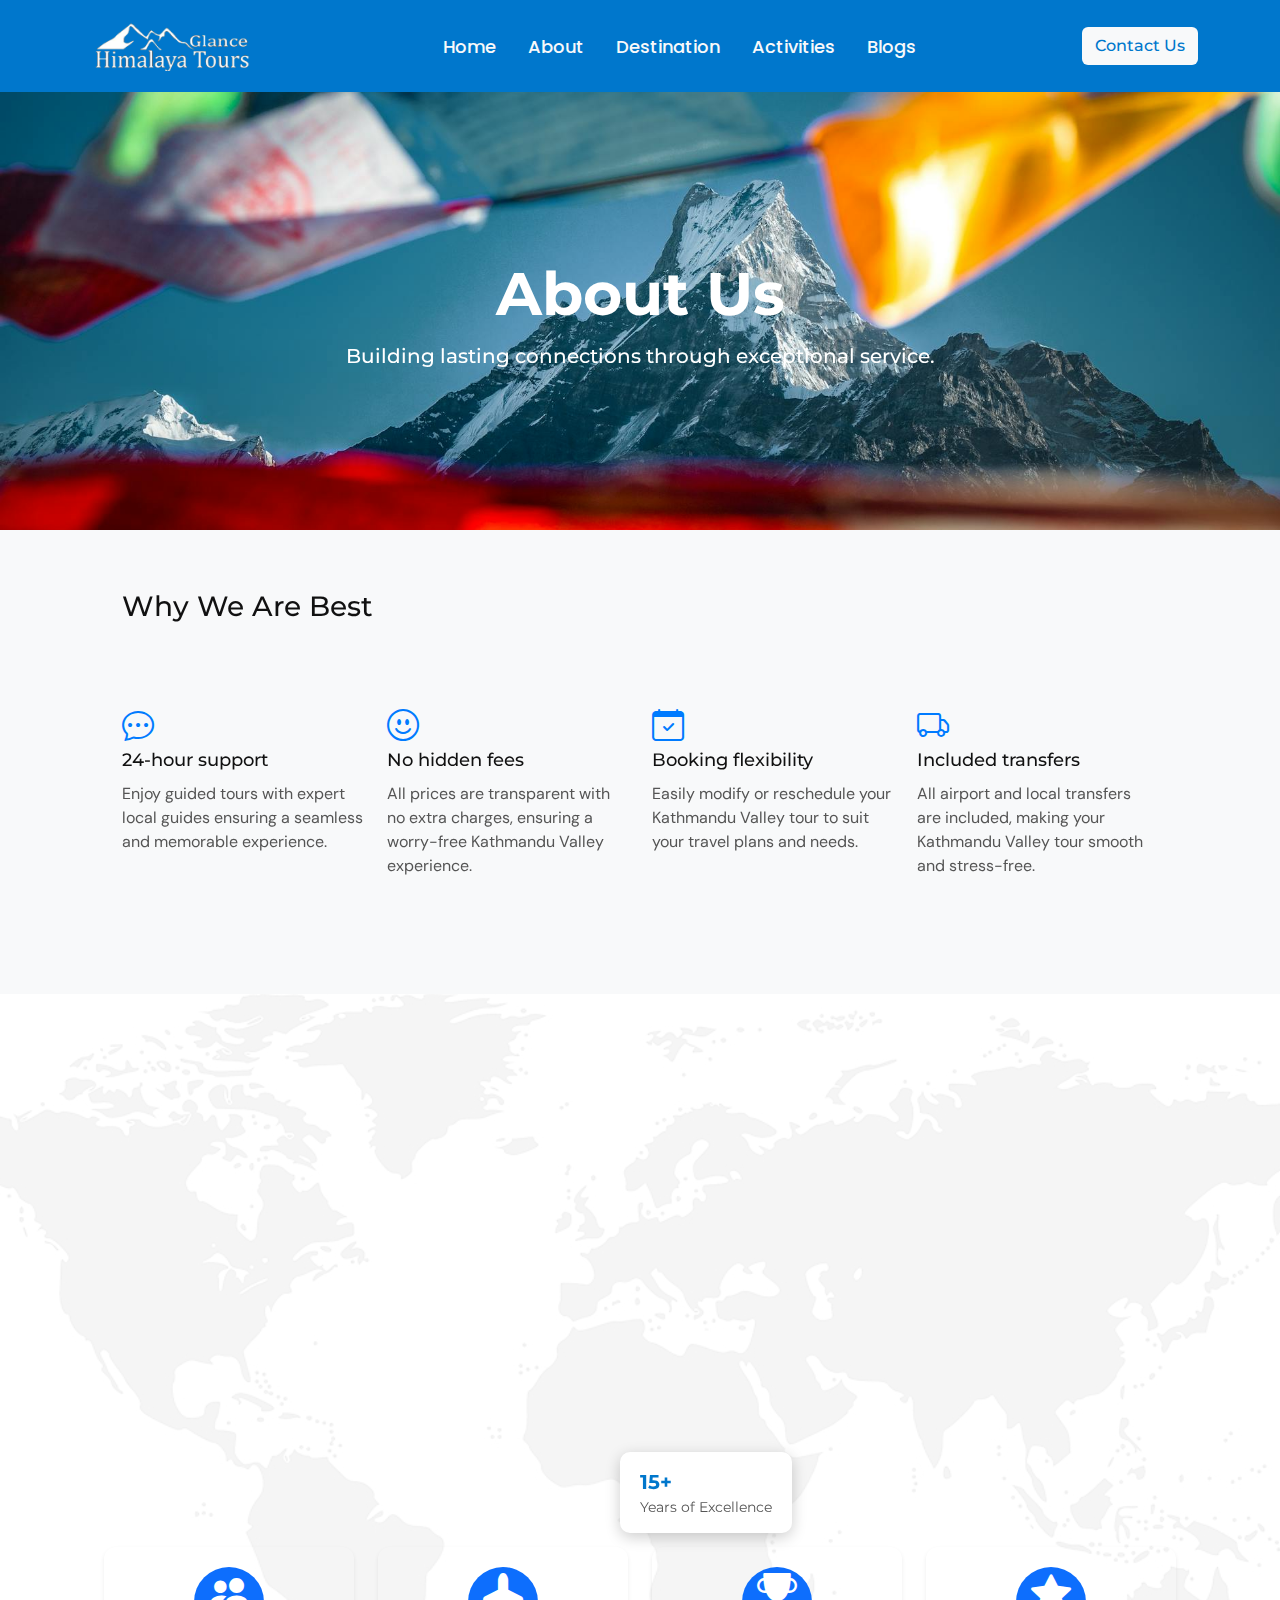
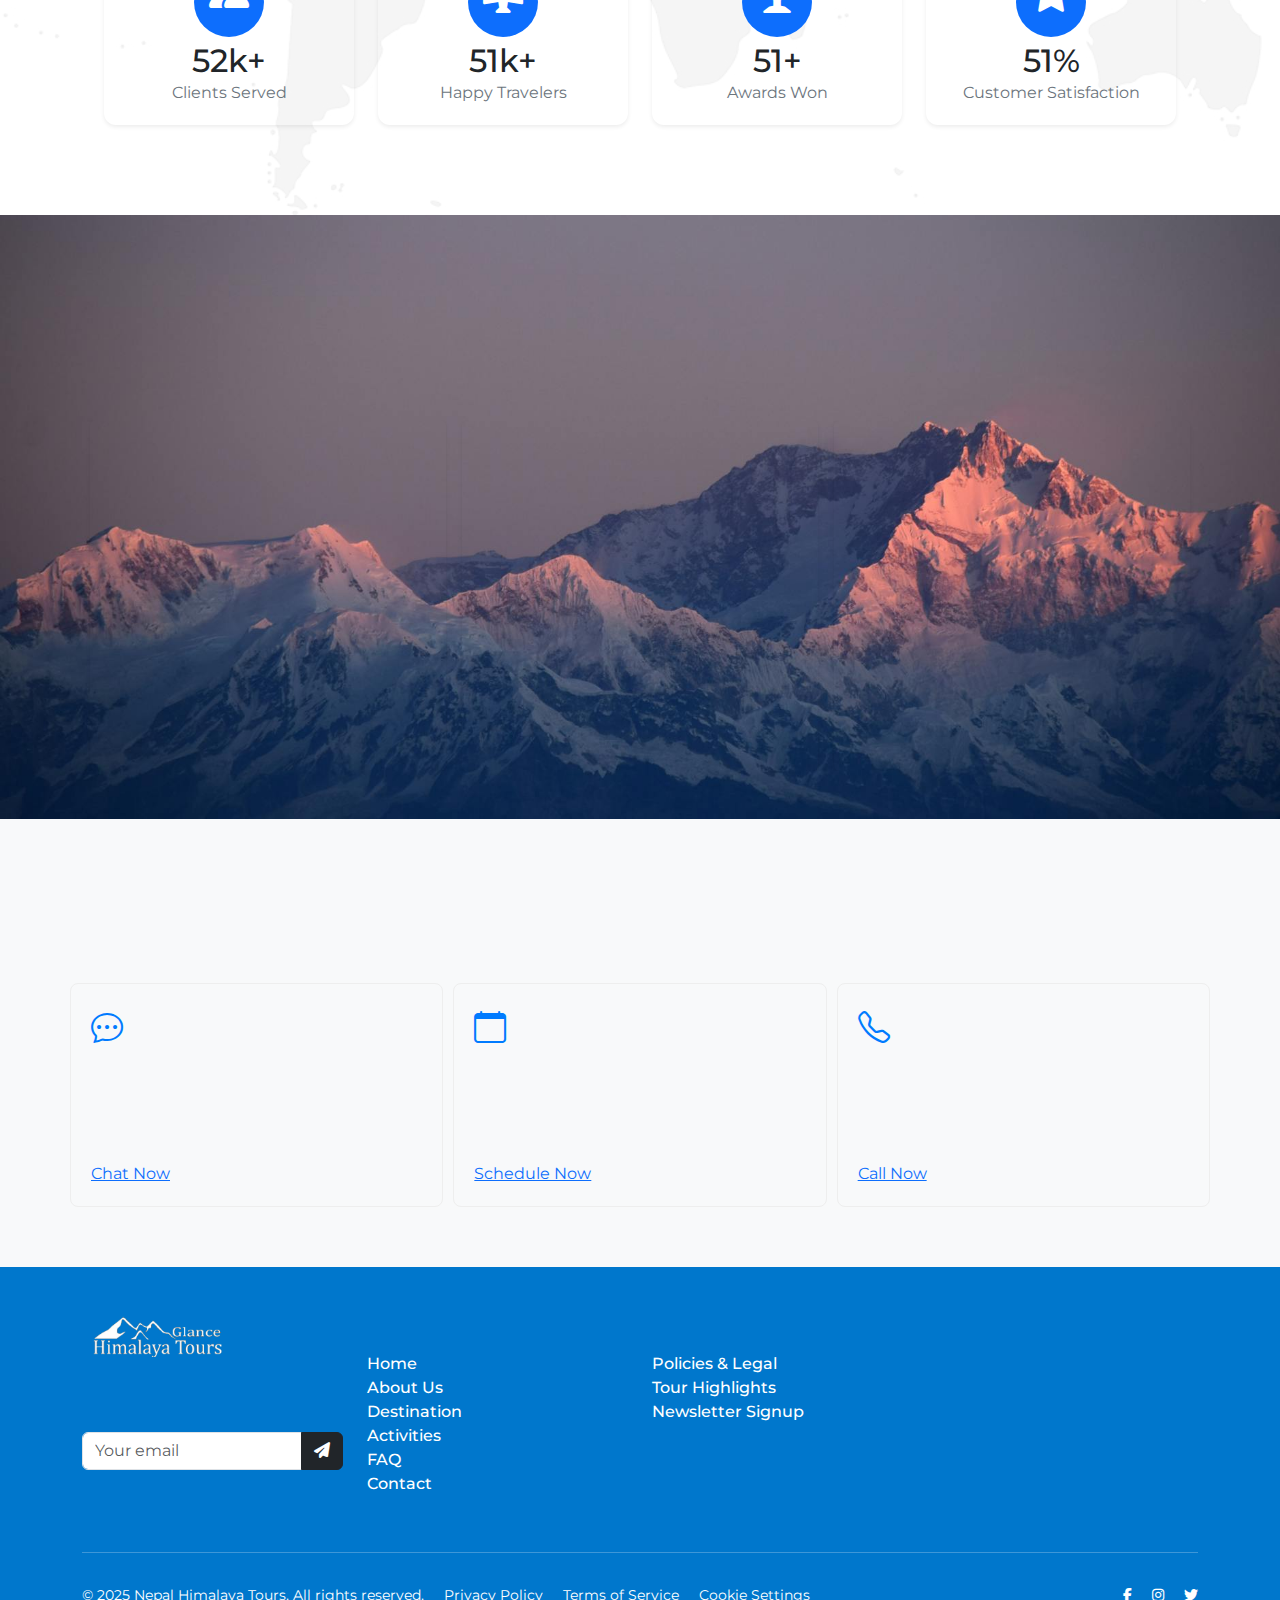
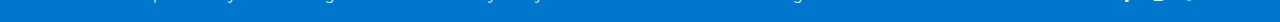
<file: about.html>
<!DOCTYPE html>
<html lang="en">
<head>
    <meta charset="UTF-8">
    <meta name="viewport" content="width=device-width, initial-scale=1.0">
    <title>Himalayan Tour</title>
    <!-- Bootstrap CSS -->
    <link href="https://cdn.jsdelivr.net/npm/bootstrap@5.3.2/dist/css/bootstrap.min.css" rel="stylesheet">
    <!-- Bootstrap Icons -->
    <link rel="stylesheet" href="https://cdn.jsdelivr.net/npm/bootstrap-icons@1.11.1/font/bootstrap-icons.css">
    
    <link rel="stylesheet" href="https://cdnjs.cloudflare.com/ajax/libs/animate.css/4.1.1/animate.min.css"/>
    <link rel="stylesheet" href="https://cdnjs.cloudflare.com/ajax/libs/font-awesome/6.4.0/css/all.min.css">

    <link rel="stylesheet" href="style.css">
</head>
<body>
    <!-- Main Navbar -->
    <!-- Navbar overlay -->
    <nav id="main-navbar" class="navbar navbar-expand-lg navbar-dark position-fixed top-0 start-0 w-100 p-3">
        <div class="container">
            <!-- Logo -->
            <a class="navbar-brand" href="index.html">
                <img src="assets/logo1.png" alt="Logo">
            </a>

            <!-- Hamburger toggle button for mobile -->
            <button class="navbar-toggler" type="button" data-bs-toggle="collapse" data-bs-target="#navbarMenu"
                aria-controls="navbarMenu" aria-expanded="false" aria-label="Toggle navigation">
                <span class="navbar-toggler-icon"></span>
            </button>

            <!-- Menu items center -->
            <div class="collapse navbar-collapse justify-content-center" id="navbarMenu">
                <ul class="navbar-nav mb-2 mb-lg-0">
                    <li class="nav-item me-3"><a class="nav-link" href="index.html">Home</a></li>
                    <li class="nav-item me-3"><a class="nav-link" href="about.html">About</a></li>
                    <li class="nav-item me-3"><a class="nav-link" href="destination.html">Destination</a></li>
                    <li class="nav-item me-3"><a class="nav-link" href="activities.html">Activities</a></li>
                    <li class="nav-item"><a class="nav-link" href="blogs.html">Blogs</a></li>
                </ul>
            </div>

            <!-- Contact Us button right -->
            <div class="d-flex ms-auto">
                <a class="btn btn-contact" href="contact_us.html">Contact Us</a>
            </div>
        </div>
    </nav>
    <!-- Main Navbar End -->

    <!-- Breadcrumb Section -->
    <body class="about-page">
        <section id="breadcrumb-section" class="d-flex align-items-center text-center">
        <div class="container">
            <h2>About Us</h2>
            <p class="mb-0">Building lasting connections through exceptional service.</p>
        </div>
        </section>
    </body>
    <!-- Breadcrumb Section End -->

    <!-- Why We Are Best Section -->
    <section id="best" class="why-best-section">
    <div class="container">
        <!-- Section Heading -->
        <h2 class="why-best-heading">Why We Are Best</h2>

        <!-- Features Grid -->
        <div class="row g-4">
        <!-- Column 1 -->
        <div class="col-md-3 text-center text-md-start feature-column">
            <i class="bi bi-chat-dots feature-icon"></i>
            <h4 class="feature-title">24-hour support</h4>
            <p class="feature-text">Enjoy guided tours with expert local guides ensuring a seamless and memorable experience.</p>
        </div>

        <!-- Column 2 -->
        <div class="col-md-3 text-center text-md-start feature-column">
            <i class="bi bi-emoji-smile feature-icon"></i>
            <h4 class="feature-title">No hidden fees</h4>
            <p class="feature-text">All prices are transparent with no extra charges, ensuring a worry-free Kathmandu Valley experience.</p>
        </div>

        <!-- Column 3 -->
        <div class="col-md-3 text-center text-md-start feature-column">
            <i class="bi bi-calendar-check feature-icon"></i>
            <h4 class="feature-title">Booking flexibility</h4>
            <p class="feature-text">Easily modify or reschedule your Kathmandu Valley tour to suit your travel plans and needs.</p>
        </div>

        <!-- Column 4 -->
        <div class="col-md-3 text-center text-md-start feature-column">
            <i class="bi bi-truck feature-icon"></i>
            <h4 class="feature-title">Included transfers</h4>
            <p class="feature-text">All airport and local transfers are included, making your Kathmandu Valley tour smooth and stress-free.</p>
        </div>
        </div>
    </div>
    </section>

    <!-- Adventure Section -->
    <section id="adventure-section" style="background-image: url('images/world_map_bg.jpg'); background-size: cover; background-position: center; padding: 80px 0;">
        <div class="container" style="display: flex; align-items: text-start; justify-content: space-between; gap: 50px;">
            
            <!-- Left Content -->
            <div class="left-content" style="flex: 1; text-align: left;">
                <h2>Your adventure <br> <span> begins here</span></h2>
                <p>For over 15 years, we've been crafting extraordinary journeys that transform the way people see the world. From intimate cultural experiences to thrilling adventures, we believe every trip should be as unique as you are.</p>
                <p>Our passionate team of travel experts, local guides, and adventure enthusiasts work tirelessly to ensure your journey exceeds expectations. We don't just book trips—we create lifelong memories.</p>
            </div>

            <!-- Right Content -->
            <div class="right-content" style="flex: 1; position: relative;">
                <img src="images/skill-section.jpg" alt="Adventure Image" style="width: 100%; height: auto; display: block; border-radius: 10px;">
                
                <!-- Floating small div -->
                <div class="floating-card">
                    <span>15+</span>
                    <span>Years of Excellence</span>
                </div>
            </div>
            
        </div>
        
        <div class="container">
            <div class="row g-4 text-center">

                <!-- Clients Served -->
                <div class="col-12 col-sm-6 col-lg-3">
                <div class="counter-box shadow-sm h-100 d-flex flex-column align-items-center justify-content-center">
                    <div class="icon-circle mb-2">
                    <i class="bi bi-people-fill"></i>
                    </div>
                    <div class="counter-wrapper">
                    <span class="counter-number" data-target="150">0</span><span class="counter-suffix">k+</span>
                    </div>
                    <div class="counter-text mt-1">Clients Served</div>
                </div>
                </div>

                <!-- Happy Travelers -->
                <div class="col-12 col-sm-6 col-lg-3">
                <div class="counter-box shadow-sm h-100 d-flex flex-column align-items-center justify-content-center">
                    <div class="icon-circle mb-2">
                    <i class="bi bi-airplane-fill"></i>
                    </div>
                    <div class="counter-wrapper">
                    <span class="counter-number" data-target="75">0</span><span class="counter-suffix">k+</span>
                    </div>
                    <div class="counter-text mt-1">Happy Travelers</div>
                </div>
                </div>

                <!-- Awards Won -->
                <div class="col-12 col-sm-6 col-lg-3">
                <div class="counter-box shadow-sm h-100 d-flex flex-column align-items-center justify-content-center">
                    <div class="icon-circle mb-2">
                    <i class="bi bi-trophy-fill"></i>
                    </div>
                    <div class="counter-wrapper">
                    <span class="counter-number" data-target="100">0</span><span class="counter-suffix">+</span>
                    </div>
                    <div class="counter-text mt-1">Awards Won</div>
                </div>
                </div>

                <!-- Customer Satisfaction -->
                <div class="col-12 col-sm-6 col-lg-3">
                <div class="counter-box shadow-sm h-100 d-flex flex-column align-items-center justify-content-center">
                    <div class="icon-circle mb-2">
                    <i class="bi bi-star-fill"></i>
                    </div>
                    <div class="counter-wrapper">
                    <span class="counter-number" data-target="98">0</span><span class="counter-suffix">%</span>
                    </div>
                    <div class="counter-text mt-1">Customer Satisfaction</div>
                </div>
                </div>
            </div>
        </div>
    </section>
    <!-- Adventure Section End -->

    <!-- Testimonial Section -->
    <section id="testimonial-section" class="py-5" style="background: url('images/testimonial/testimonial-bg.jpg') no-repeat center center/cover;">
        <div class="container text-center text-white">
            <!-- Heading -->
            <h5 class="fw-bold">Testimonials</h5>
            <h2 class="fw-bold mb-3">What Our Customers Say </h2>
            <p class="mb-5">Hear from travelers who turned their journeys with us into unforgettable memories.</p>

            <!-- Carousel Wrapper -->
            <div class="overflow-hidden">
            <div id="testimonial-carousel" class="d-flex transition">

                <!-- Testimonial 1 -->
                <div class="col-md-4 px-2">
                <div class="testimonial-card p-4 rounded shadow-sm bg-transparent text-start">
                    <!-- Small Image -->
                    <div class="text-start mb-4">
                    <img src="images/testimonial/1.jpg" alt="John Doe"
                        class="rounded-circle border border-2 border-white"
                        style="width: 76px; height: 76px; object-fit: cover;">
                    </div>
                    <!-- Text -->
                    <p class="mb-3 text-white">Glance Himalaya made our trip unforgettable! From smooth bookings to breathtaking treks, every detail was perfectly handled. Highly recommend for anyone seeking authentic Himalayan adventures.</p>
                    <h5 class="mb-0">John Doe</h5>
                    <small class="text-light">New York, USA</small>
                </div>
                </div>

                <!-- Testimonial 2 -->
                <div class="col-md-4 px-2">
                <div class="testimonial-card p-4 rounded shadow-sm bg-transparent text-start">
                    <div class="text-start mb-4">
                    <img src="images/testimonial/2.jpg" alt="James Turner"
                        class="rounded-circle border border-2 border-white"
                        style="width: 76px; height: 76px; object-fit: cover;">
                    </div>
                    <p class="mb-3 text-white">Glance Himalaya made our trip unforgettable! From smooth bookings to breathtaking treks, every detail was perfectly handled. Highly recommend for anyone seeking authentic Himalayan adventures.</p>
                    <h5 class="mb-0">James Turner</h5>
                    <small class="text-light">UK, London</small>
                </div>
                </div>

                <!-- Testimonial 3 -->
                <div class="col-md-4 px-2">
                <div class="testimonial-card p-4 rounded shadow-sm bg-transparent text-start">
                    <div class="text-start mb-4">
                    <img src="images/testimonial/1.jpg" alt="Anjali Sharma"
                        class="rounded-circle border border-2 border-white"
                        style="width: 76px; height: 76px; object-fit: cover;">
                    </div>
                    <p class="mb-3 text-white">Glance Himalaya made our trip unforgettable! From smooth bookings to breathtaking treks, every detail was perfectly handled. Highly recommend for anyone seeking authentic Himalayan adventures.</p>
                    <h5 class="mb-0">Anjali Sharma</h5>
                    <small class="text-light">India, Delhi</small>
                </div>
                </div>

                <!-- Testimonial 4 -->
                <div class="col-md-4 px-2">
                <div class="testimonial-card p-4 rounded shadow-sm bg-transparent text-start">
                    <div class="text-start mb-4">
                    <img src="images/testimonial/2.jpg" alt="Sophie Lee"
                        class="rounded-circle border border-2 border-white"
                        style="width: 76px; height: 76px; object-fit: cover;">
                    </div>
                    <p class="mb-3 text-white">Glance Himalaya made our trip unforgettable! From smooth bookings to breathtaking treks, every detail was perfectly handled. Highly recommend for anyone seeking authentic Himalayan adventures.</p>
                    <h5 class="mb-0">Sophie Lee</h5>
                    <small class="text-light">Sydney, Australia</small>
                </div>
                </div>

            </div>
            </div>
        </div>
    </section>
    <!-- Testimonial Section -->

    <!-- Connect Section -->
    <section id="connect" class="connect-section">
        <div class="container">
            <h2 class="connect-heading">Not sure which tour is right for you?<br>We're here to help</h2>
            
            <div class="row connect-row">
            <div class="col-md-4 connect-column first-column">
                <i class="bi bi-chat-dots connect-icon"></i>
                <h4 class="connect-title">Chat online</h4>
                <p class="connect-text text-start">Chat instantly with us during our normal hours and we'll get back to you ASAP.</p>
                <a href="#" class="chat-now-link">Chat Now</a>
            </div>
            
            <div class="col-md-4 connect-column second-column">
                <i class="bi bi-calendar connect-icon"></i>
                <h4 class="connect-title">Schedule a call</h4>
                <p class="connect-text text-start">Book an appointment with us during our working hours at your convenience.</p>
                <a href="#" class="chat-now-link">Schedule Now</a>
            </div>
            
            <div class="col-md-4 connect-column">
                <i class="bi bi-telephone connect-icon"></i>
                <h4 class="connect-title">Call us</h4>
                <p class="connect-text text-start">Give us a call and our team will assist you immediately during office hours.</p>
                <a href="#" class="chat-now-link">Call Now</a>
            </div>
            </div>
        </div>
    </section>

    <!-- Footer Start -->
    <footer id="footer" class="text-white pt-5">
        <div class="container">
            <div class="row">
                <!-- Column 1: Logo & Email Form -->
                <div class="col-md-3 mb-4">
                    <img src="assets/logo1.png" alt="Logo" class="mb-3" style="width:150px;">
                    <h6>Subscribe to our Newsletter</h6>
                    <form class="d-flex">
                    <div class="input-group">
                        <input type="email" class="form-control" placeholder="Your email" required>
                        <button class="btn btn-dark" type="submit">
                            <i class="fas fa-paper-plane"></i>
                        </button>
                    </div>
                </form>
                </div>

                <!-- Column 2: Quick Links -->
                <div class="col-md-3 mb-4">
                    <h5 class="mb-3 text-white">Quick Links</h5>
                    <ul class="list-unstyled">
                        <li><a href="index.html" class="text-white text-decoration-none">Home</a></li>
                        <li><a href="about.html" class="text-white text-decoration-none">About Us</a></li>
                        <li><a href="destination.html" class="text-white text-decoration-none">Destination</a></li>
                        <li><a href="activities.html" class="text-white text-decoration-none">Activities</a></li>
                        <li><a href="faq.html" class="text-white text-decoration-none">FAQ</a></li>
                        <li><a href="contact_us.html" class="text-white text-decoration-none">Contact</a></li>
                    </ul>
                </div>

                <!-- Column 3: Travel Guide -->
                <div class="col-md-3 mb-4">
                    <h5 class="mb-3 text-white">Travel Guide</h5>
                    <ul class="list-unstyled">
                        <li><a href="privacy_policy.html" class="text-white text-decoration-none">Policies & Legal</a></li>
                        <li><a href="#" class="text-white text-decoration-none">Tour Highlights</a></li>
                        <li><a href="#" class="text-white text-decoration-none">Newsletter Signup</a></li>
                        <!-- <li><a href="#" class="text-white text-decoration-none">Restaurants</a></li>
                        <li><a href="#" class="text-white text-decoration-none">Travel Blogs</a></li> -->
                    </ul>
                </div>

                <!-- Column 4: Contact -->
                <div class="col-md-3 mb-4">
                    <h5 class="mb-3 text-white">Contact</h5>
                    <p class="mb-1"><i class="fas fa-phone-alt fa-flip-horizontal me-2"></i>+977 1234567890</p>
                    <p class="mb-1"><i class="fas fa-envelope me-2"></i>info@nepalhimalayatours.com</p>
                    <p class="mb-0"><i class="fas fa-map-marker-alt me-2"></i>Kathmandu, Nepal</p>
                </div>
            </div>

            <hr class="border-light">

            <!-- Bottom Row -->
            <div class="d-flex justify-content-between align-items-center py-3 flex-wrap" style="font-weight: 400; font-size: 14px;">
                <!-- Left Side: Text & Links -->
                <div class="text-white mb-2 mb-md-0">
                    <span class="me-3">© 2025 Nepal Himalaya Tours. All rights reserved.</span>
                    <a href="#" class="text-white text-decoration-none me-3">Privacy Policy</a>
                    <a href="#" class="text-white text-decoration-none me-3">Terms of Service</a>
                    <a href="#" class="text-white text-decoration-none">Cookie Settings</a>
                </div>

                <!-- Right Side: Social Icons -->
                <div>
                    <a href="#" class="text-white me-3"><i class="fab fa-facebook-f"></i></a>
                    <a href="#" class="text-white me-3"><i class="fab fa-instagram"></i></a>
                    <a href="#" class="text-white"><i class="fab fa-twitter"></i></a>
                </div>
            </div>

        </div>
    </footer>
    <!-- Footer End -->  
    <!-- Bootstrap JS -->
    <script src="https://cdn.jsdelivr.net/npm/bootstrap@5.3.2/dist/js/bootstrap.bundle.min.js"></script>  
    <script src="script.js"></script>
</body>
</html>
</file>
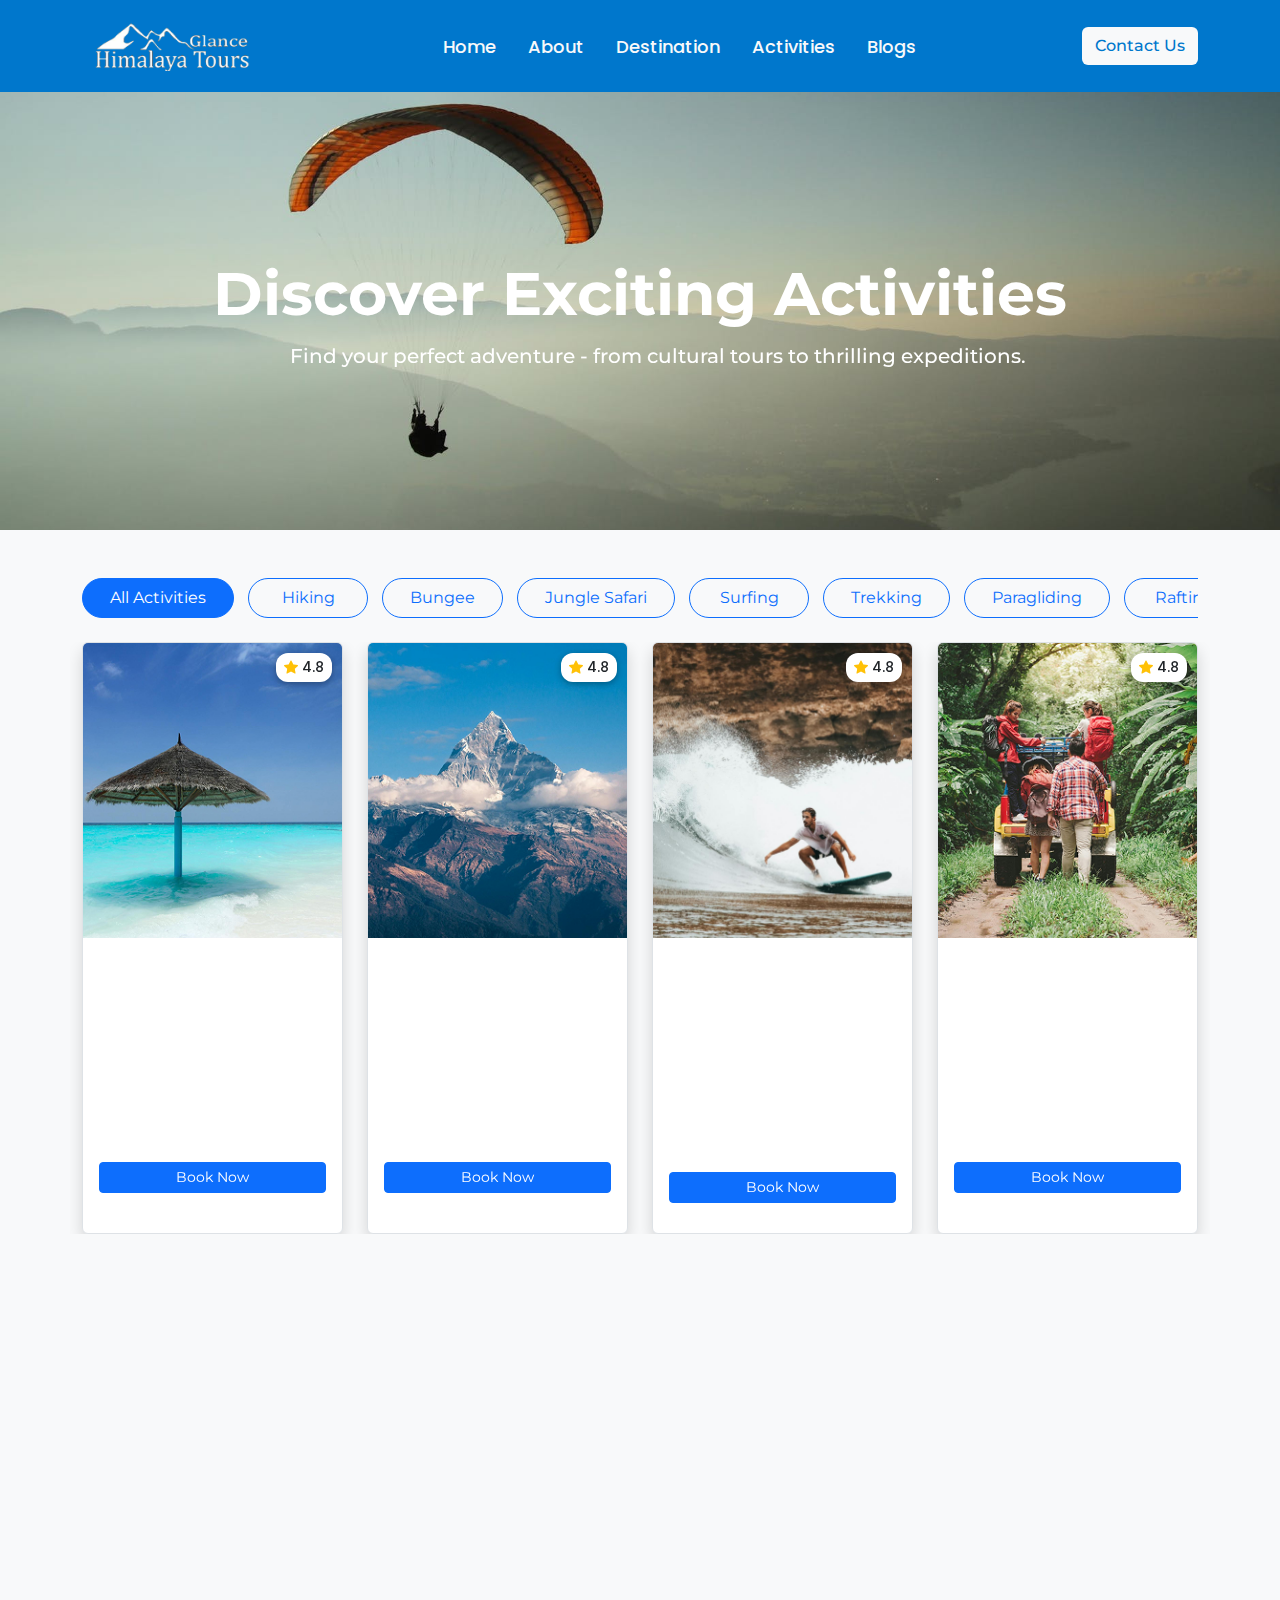
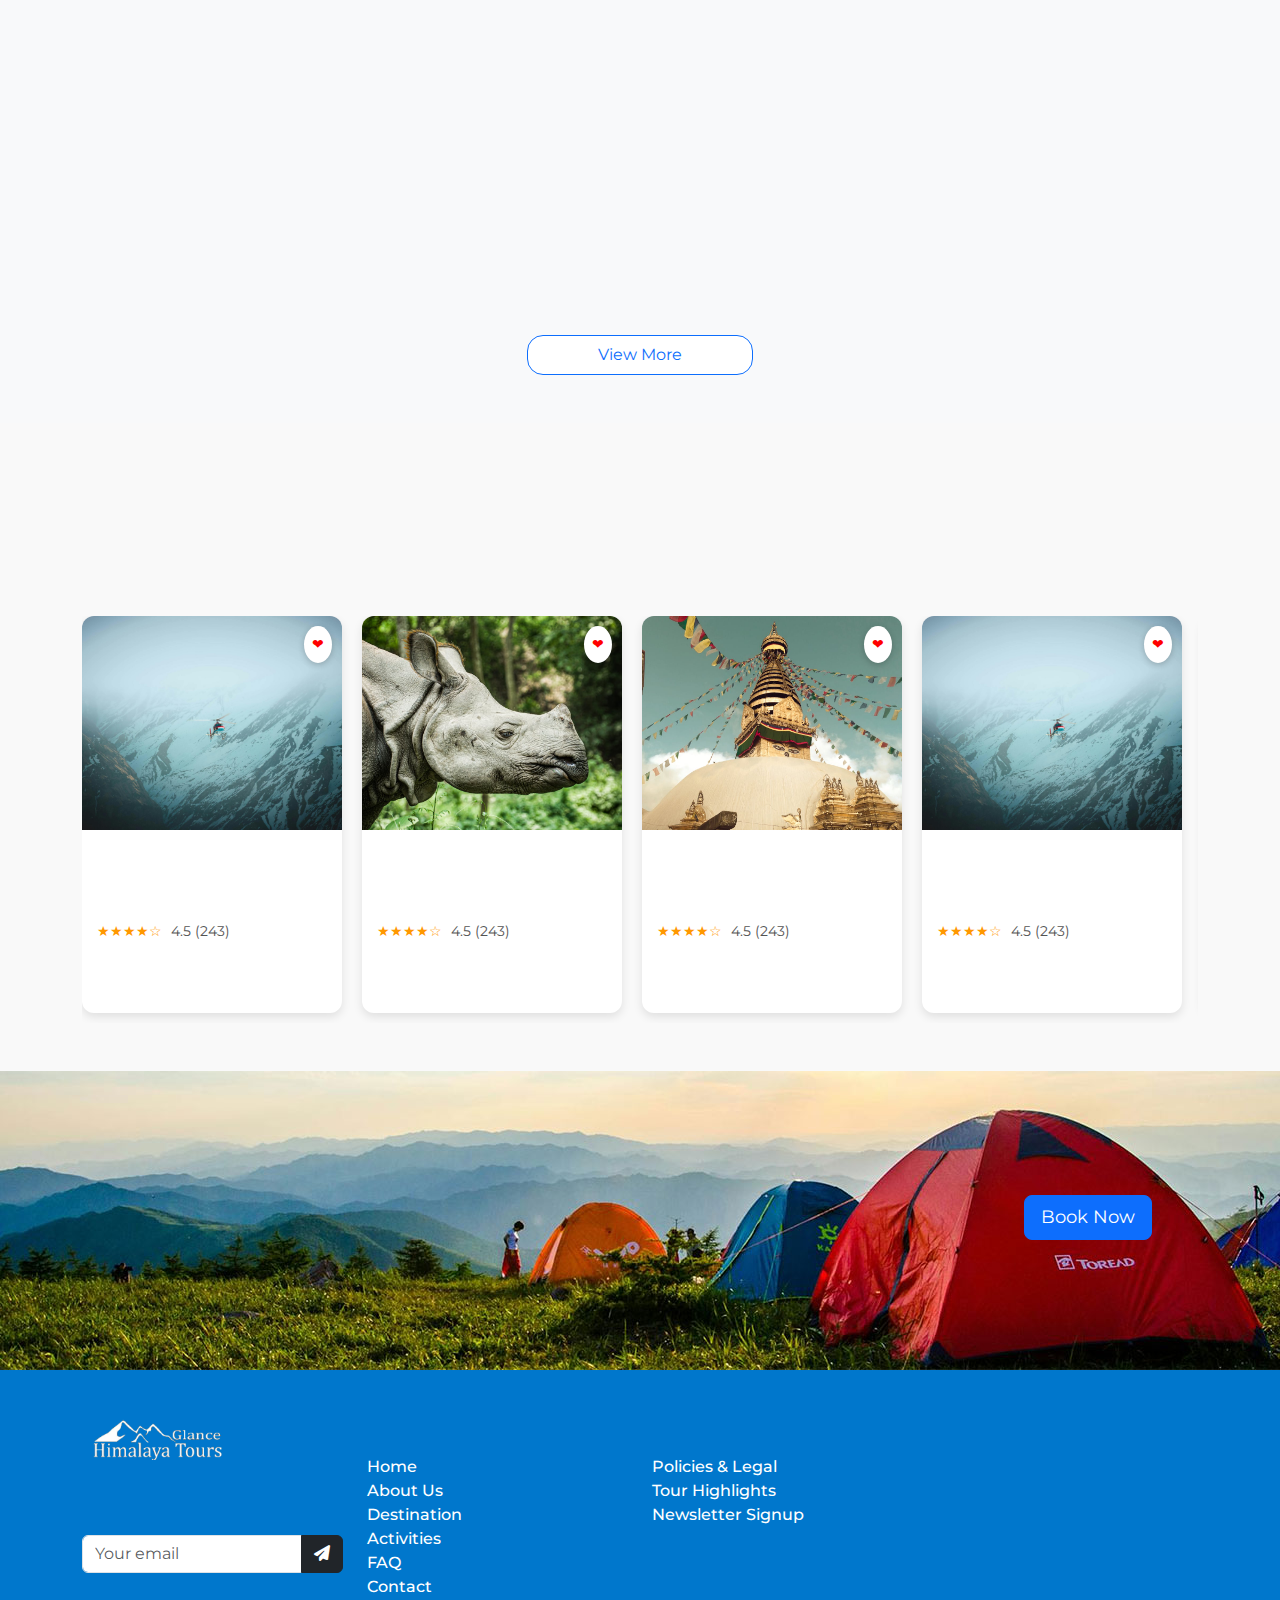
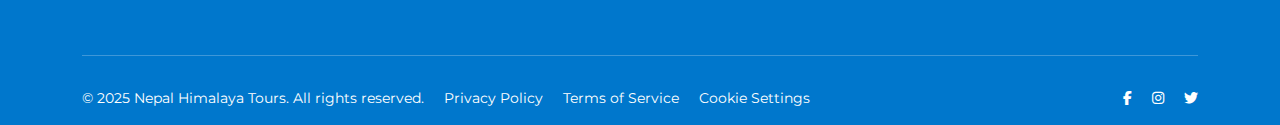
<file: activities.html>
<!DOCTYPE html>
<html lang="en">
<head>
    <meta charset="UTF-8">
    <meta name="viewport" content="width=device-width, initial-scale=1.0">
    <title>Himalayan Tour</title>
    <!-- Bootstrap CSS -->
    <link href="https://cdn.jsdelivr.net/npm/bootstrap@5.3.2/dist/css/bootstrap.min.css" rel="stylesheet">
    <!-- Bootstrap Icons -->
    <link rel="stylesheet" href="https://cdn.jsdelivr.net/npm/bootstrap-icons@1.11.1/font/bootstrap-icons.css">
    
    <link rel="stylesheet" href="https://cdnjs.cloudflare.com/ajax/libs/animate.css/4.1.1/animate.min.css"/>
    <link rel="stylesheet" href="https://cdnjs.cloudflare.com/ajax/libs/font-awesome/6.4.0/css/all.min.css">

    <link rel="stylesheet" href="style.css">
</head>
<body>
    <!-- Main Navbar -->
    <!-- Navbar overlay -->
    <nav id="main-navbar" class="navbar navbar-expand-lg navbar-dark position-fixed top-0 start-0 w-100 p-3">
        <div class="container">
            <!-- Logo -->
            <a class="navbar-brand" href="index.html">
                <img src="assets/logo1.png" alt="Logo">
            </a>

            <!-- Hamburger toggle button for mobile -->
            <button class="navbar-toggler" type="button" data-bs-toggle="collapse" data-bs-target="#navbarMenu"
                aria-controls="navbarMenu" aria-expanded="false" aria-label="Toggle navigation">
                <span class="navbar-toggler-icon"></span>
            </button>

            <!-- Menu items center -->
            <div class="collapse navbar-collapse justify-content-center" id="navbarMenu">
                <ul class="navbar-nav mb-2 mb-lg-0">
                    <li class="nav-item me-3"><a class="nav-link" href="index.html">Home</a></li>
                    <li class="nav-item me-3"><a class="nav-link" href="about.html">About</a></li>
                    <li class="nav-item me-3"><a class="nav-link" href="destination.html">Destination</a></li>
                    <li class="nav-item me-3"><a class="nav-link" href="activities.html">Activities</a></li>
                    <li class="nav-item"><a class="nav-link" href="blogs.html">Blogs</a></li>
                </ul>
            </div>

            <!-- Contact Us button right -->
            <div class="d-flex ms-auto">
                <a class="btn btn-contact" href="contact_us.html">Contact Us</a>
            </div>
        </div>
    </nav>
    <!-- Main Navbar End -->

    <!-- Breadcrumb Section -->
    <body class="activities-page">
        <section id="breadcrumb-section" class="d-flex align-items-center text-center">
        <div class="container">
            <h2>Discover Exciting Activities</h2>
            <p class="mb-0">Find your perfect adventure - from cultural tours to thrilling expeditions.</p>
        </div>
        </section>
    </body>
    <!-- Breadcrumb Section End -->

    <!-- Activities Feature Section -->
    <section id="activities-feature" class="py-5">
        <div class="container text-center">

            <!-- Buttons Row -->
            <div class="filter-row mb-4">
                <button class="btn btn-outline-primary active" data-target="all">All Activities</button>
                <button class="btn btn-outline-primary" data-target="hiking">Hiking</button>
                <button class="btn btn-outline-primary" data-target="bungee">Bungee</button>
                <button class="btn btn-outline-primary" data-target="jungle">Jungle Safari</button>
                <button class="btn btn-outline-primary" data-target="surfing">Surfing</button>
                <button class="btn btn-outline-primary" data-target="trekking">Trekking</button>
                <button class="btn btn-outline-primary" data-target="paragliding">Paragliding</button>
                <button class="btn btn-outline-primary" data-target="rafting">Rafting</button>
                <button class="btn btn-outline-primary" data-target="Beach">Beach</button>
            </div>

            <!-- Cards Grid -->
            <div class="row g-4">
            <!-- Card 1 -->
            <div class="col-12 col-md-6 col-lg-3 activity-card hiking trekking">
                <div class="feature-card shadow rounded overflow-hidden h-100">
                <div class="feature-img" style="height:50%;">
                    <img src="images/features/tropical.jpg" class="img-fluid w-100 h-100" style="object-fit:cover;" alt="Tropical Paradise">
                    <div class="rating-badge">
                    <i class="bi bi-star-fill text-warning"></i>
                    <span>4.8</span>
                    </div>
                </div>
                <div class="p-3 d-flex flex-column justify-content-center text-start" style="height:50%;">
                    <p class="mb-3 text-muted"><i class="bi bi-geo-alt text-secondary"></i>Maldives</p>
                    <h4>Tropical Paradise</h4>
                    <p style="color:#646464;">Crystal clear waters and overwater bungalows await.</p>
                    <p class="mb-2"><span class="price-text text-primary">$<span class="price-counter" data-target="2499">0</span></span><span class="duration-text text-secondary"> / 7 Days</span></p>
                    <a href="#" class="btn btn-book btn-primary btn-sm mt-2">Book Now</a>
                </div>
                </div>
            </div>

            <!-- Card 2 -->
            <div class="col-12 col-md-6 col-lg-3 activity-card hiking trekking">
                <div class="feature-card shadow rounded overflow-hidden h-100">
                <div class="feature-img" style="height:50%;">
                    <img src="images/features/mountain.jpg" class="img-fluid w-100 h-100" style="object-fit:cover;" alt="Mountain Adventure">
                    <div class="rating-badge">
                    <i class="bi bi-star-fill text-warning"></i>
                    <span>4.8</span>
                    </div>
                </div>
                <div class="p-3 d-flex flex-column justify-content-center text-start" style="height:50%;">
                    <p class="mb-3 text-muted"><i class="bi bi-geo-alt text-secondary"></i>Nepal Peak</p>
                    <h4>Mountain Adventure</h4>
                    <p style="color:#646464;">Breathtaking peaks and highest peak adventures.</p>
                    <p class="mb-2"><span class="price-text text-primary">$<span class="price-counter" data-target="2000">0</span></span><span class="duration-text text-secondary"> / 5 Days</span></p>
                    <a href="#" class="btn btn-book btn-primary btn-sm mt-2">Book Now</a>
                </div>
                </div>
            </div>

            <!-- Card 3 -->
            <div class="col-12 col-md-6 col-lg-3 activity-card city surfing">
                <div class="feature-card shadow rounded overflow-hidden h-100">
                <div class="feature-img" style="height:50%;">
                    <img src="images/features/surfing.jpg" class="img-fluid w-100 h-100" style="object-fit:cover;" alt="Surfing">
                    <div class="rating-badge">
                    <i class="bi bi-star-fill text-warning"></i>
                    <span>4.8</span>
                    </div>
                </div>
                <div class="p-3 d-flex flex-column justify-content-center text-start" style="height:50%;">
                    <p class="mb-3 text-muted"><i class="bi bi-geo-alt text-secondary"></i>Bali</p>
                    <h4>Surfing Adventure at Kuta Beach</h4>
                    <p style="color:#646464;">Surf lessons for beginners and seasoned pros</p>
                    <p class="mb-2"><span class="price-text text-primary">$<span class="price-counter" data-target="4499">0</span></span><span class="duration-text text-secondary"> / 12 Days</span></p>
                    <a href="#" class="btn btn-book btn-primary btn-sm mt-2">Book Now</a>
                </div>
                </div>
            </div>

            <!-- Card 4 -->
            <div class="col-12 col-md-6 col-lg-3 activity-card jungle safari">
                <div class="feature-card shadow rounded overflow-hidden h-100">
                <div class="feature-img" style="height:50%;">
                    <img src="images/features/safari.jpg" class="img-fluid w-100 h-100" style="object-fit:cover;" alt="Safari Experience">
                    <div class="rating-badge">
                    <i class="bi bi-star-fill text-warning"></i>
                    <span>4.8</span>
                    </div>
                </div>
                <div class="p-3 d-flex flex-column justify-content-center text-start" style="height:50%;">
                    <p class="mb-3 text-muted"><i class="bi bi-geo-alt text-secondary"></i>Chitwan</p>
                    <h4>Safari Experience</h4>
                    <p style="color:#646464;">Wildlife encounters in their natural habitat.</p>
                    <p class="mb-2"><span class="price-text text-primary">$<span class="price-counter" data-target="3499">0</span></span><span class="duration-text text-secondary"> / 8 Days</span></p>
                    <a href="#" class="btn btn-book btn-primary btn-sm mt-2">Book Now</a>
                </div>
                </div>
            </div>

            <!-- Card 5 -->
            <div class="col-12 col-md-6 col-lg-3 activity-card bungee">
                <div class="feature-card shadow rounded overflow-hidden h-100">
                <div class="feature-img" style="height:50%;">
                    <img src="images/features/bungee.jpg" class="img-fluid w-100 h-100" style="object-fit:cover;" alt="Bungee Jumping">
                    <div class="rating-badge"><i class="bi bi-star-fill text-warning"></i><span>4.9</span></div>
                </div>
                <div class="p-3 d-flex flex-column justify-content-center text-start" style="height:50%;">
                    <p class="mb-3 text-muted"><i class="bi bi-geo-alt text-secondary"></i>Sindhupalchowk</p>
                    <h4>Bungee Jump at The Last Resort</h4>
                    <p style="color:#646464;">Breathtaking peaks and highest peak adventures</p>
                    <p class="mb-2"><span class="price-text text-primary">$<span class="price-counter" data-target="799">0</span></span><span class="duration-text text-secondary"> / 1 Day</span></p>
                    <a href="#" class="btn btn-book btn-primary btn-sm mt-2">Book Now</a>
                </div>
                </div>
            </div>

            <!-- Card 6 -->
            <div class="col-12 col-md-6 col-lg-3 activity-card paragliding">
                <div class="feature-card shadow rounded overflow-hidden h-100">
                <div class="feature-img" style="height:50%;">
                    <img src="images/features/paragliding.jpg" class="img-fluid w-100 h-100" style="object-fit:cover;" alt="Paragliding Adventure">
                    <div class="rating-badge"><i class="bi bi-star-fill text-warning"></i><span>4.7</span></div>
                </div>
                <div class="p-3 d-flex flex-column justify-content-center text-start" style="height:50%;">
                    <p class="mb-3 text-muted"><i class="bi bi-geo-alt text-secondary"></i>Pokhara</p>
                    <h4>Paragliding Over Pokhara Lake</h4>
                    <p style="color:#646464;">Soar high above lakes with panoramic views</p>
                    <p class="mb-2"><span class="price-text text-primary">$<span class="price-counter" data-target="999">0</span></span><span class="duration-text text-secondary"> / Half Day</span></p>
                    <a href="#" class="btn btn-book btn-primary btn-sm mt-2">Book Now</a>
                </div>
                </div>
            </div>

            <!-- Card 7 -->
            <div class="col-12 col-md-6 col-lg-3 activity-card zipline">
                <div class="feature-card shadow rounded overflow-hidden h-100">
                    <div class="feature-img" style="height:50%;">
                        <img src="images/features/zipline.jpg" class="img-fluid w-100 h-100" style="object-fit:cover;" alt="Zipline Adventure">
                        <div class="rating-badge"><i class="bi bi-star-fill text-warning"></i><span>4.8</span></div>
                    </div>
                    <div class="p-3 d-flex flex-column justify-content-center text-start" style="height:50%;">
                        <p class="mb-3 text-muted"><i class="bi bi-geo-alt text-secondary"></i>Pokhara</p>
                        <h4>Zipline Across Sarangkot Hills</h4>
                        <p style="color:#646464;">Glide through hills on Asia's longest zipline</p>
                        <p class="mb-2"><span class="price-text text-primary">$<span class="price-counter" data-target="65">0</span></span><span class="duration-text text-secondary"> / 5 Minutes</span></p>
                        <a href="#" class="btn btn-book btn-primary btn-sm mt-2">Book Now</a>
                    </div>
                </div>
            </div>

            <!-- Card 8 -->
            <div class="col-12 col-md-6 col-lg-3 activity-card trekking hiking">
                <div class="feature-card shadow rounded overflow-hidden h-100">
                <div class="feature-img" style="height:50%;">
                    <img src="images/features/hiking.jpg" class="img-fluid w-100 h-100" style="object-fit:cover;" alt="Hiking">
                    <div class="rating-badge"><i class="bi bi-star-fill text-warning"></i><span>5.0</span></div>
                </div>
                <div class="p-3 d-flex flex-column justify-content-center text-start" style="height:50%;">
                    <p class="mb-3 text-muted"><i class="bi bi-geo-alt text-secondary"></i>Kathmandu</p>
                    <h4>Hiking at Shivapuri National Park</h4>
                    <p style="color:#646464;">Surf lessons for beginners and seasoned pros</p>
                    <p class="mb-2"><span class="price-text text-primary">$<span class="price-counter" data-target="2999">0</span></span><span class="duration-text text-secondary"> / 14 Days</span></p>
                    <a href="#" class="btn btn-book btn-primary btn-sm mt-2">Book Now</a>
                </div>
                </div>
            </div>
        </div>
        <a href="#" class="btn btn-customed">View More</a>
        </div>
    </section>
    <!-- Activities Feature Section End -->

    <!-- ================== Activities Section ================== -->
    <section id="activities-section" class="py-5">
        <div class="container">
            <!-- Section Heading -->
            <div class="text-center mb-5">
            <h2>MORE ADVENTURES</h2>
            <h4>Handpicked Activities for Every Explorer</h4>
            <p>From mountain highs to river rapids, find your perfect adventure.</p>
            </div>

            <!-- Slider Wrapper -->
            <div id="activities-slider">
            <!-- Card Item -->
            <div class="activity-card">
                <div class="card-img">
                <img src="images/activities/adventures/1.jpg" alt="Activity 1">
                <div class="love-icon">&#10084;</div>
                </div>
                <div class="card-content">
                <p class="location"><i class="fas fa-map-marker-alt"></i> Kathmandu, Nepal</p>
                <h5>Bungee Jumping</h5>
                <div class="rating">
                    ★★★★☆ <span>4.5 (243)</span>
                </div>
                <div class="bottom-info">
                    <p><i class="far fa-clock"></i> 4 days</p>
                    <p class="price">From <span>$189.25</span></p>
                </div>
                </div>
            </div>

            <!-- Repeat 5 more cards -->
            <div class="activity-card">
                <div class="card-img">
                <img src="images/activities/adventures/2.jpg" alt="Activity 2">
                <div class="love-icon">&#10084;</div>
                </div>
                <div class="card-content">
                <p class="location"><i class="fas fa-map-marker-alt"></i> Pokhara, Nepal</p>
                <h5>Paragliding</h5>
                <div class="rating">
                    ★★★★☆ <span>4.5 (243)</span>
                </div>
                <div class="bottom-info">
                    <p><i class="far fa-clock"></i> 4 days</p>
                    <p class="price">From <span>$189.25</span></p>
                </div>
                </div>
            </div>

            <div class="activity-card">
                <div class="card-img">
                <img src="images/activities/adventures/4.jpg" alt="Activity 3">
                <div class="love-icon">&#10084;</div>
                </div>
                <div class="card-content">
                <p class="location"><i class="fas fa-map-marker-alt"></i> Chitwan, Nepal</p>
                <h5>Jungle Safari</h5>
                <div class="rating">
                    ★★★★☆ <span>4.5 (243)</span>
                </div>
                <div class="bottom-info">
                    <p><i class="far fa-clock"></i> 4 days</p>
                    <p class="price">From <span>$189.25</span></p>
                </div>
                </div>
            </div>

            <div class="activity-card">
                <div class="card-img">
                <img src="images/activities/adventures/1.jpg" alt="Activity 4">
                <div class="love-icon">&#10084;</div>
                </div>
                <div class="card-content">
                <p class="location"><i class="fas fa-map-marker-alt"></i> Everest Region</p>
                <h5>Trekking</h5>
                <div class="rating">
                    ★★★★☆ <span>4.5 (243)</span>
                </div>
                <div class="bottom-info">
                    <p><i class="far fa-clock"></i> 4 days</p>
                    <p class="price">From <span>$189.25</span></p>
                </div>
                </div>
            </div>

            <div class="activity-card">
                <div class="card-img">
                <img src="images/activities/adventures/2.jpg" alt="Activity 5">
                <div class="love-icon">&#10084;</div>
                </div>
                <div class="card-content">
                <p class="location"><i class="fas fa-map-marker-alt"></i> Lumbini, Nepal</p>
                <h5>Cultural Tour</h5>
                <div class="rating">
                    ★★★★☆ <span>4.5 (243)</span>
                </div>
                <div class="bottom-info">
                    <p><i class="far fa-clock"></i> 4 days</p>
                    <p class="price">From <span>$189.25</span></p>
                </div>
                </div>
            </div>

            <div class="activity-card">
                <div class="card-img">
                <img src="images/activities/adventures/4.jpg" alt="Activity 6">
                <div class="love-icon">&#10084;</div>
                </div>
                <div class="card-content">
                <p class="location"><i class="fas fa-map-marker-alt"></i> Mustang, Nepal</p>
                <h5>Motorbike Tour</h5>
                <div class="rating">
                    ★★★★☆ <span>4.5 (243)</span>
                </div>
                <div class="bottom-info">
                    <p><i class="far fa-clock"></i> 4 days</p>
                    <p class="price">From <span>$189.25</span></p>
                </div>
                </div>
            </div>
            </div>
        </div>
    </section>

    <!-- Booking Section -->
    <section class="booking-section">
        <div class="container-fluid d-flex justify-content-center p-0">
            <div class="position-relative" 
                style="width: 100%; height: 299px; background-image: url('images/banner.jpg'); background-size: cover; background-position: center;">
                <div class="row h-100 align-items-center m-0">
                    <div class="col-md-6 text-start ps-4 ps-md-5">
                        <h2>Let’s Make Your <br> Adventure Amazing</h2>
                    </div>
                    <div class="booking col-md-6 text-end pe-4 pe-md-5">
                        <a href="#" class="btn btn-primary btn-lg">Book Now</a>
                    </div>
                </div>
            </div>
        </div>
    </section>

    <!-- Footer Start -->
    <footer id="footer" class="text-white pt-5">
        <div class="container">
            <div class="row">
                <!-- Column 1: Logo & Email Form -->
                <div class="col-md-3 mb-4">
                    <img src="assets/logo1.png" alt="Logo" class="mb-3" style="width:150px;">
                    <h6>Subscribe to our Newsletter</h6>
                    <form class="d-flex">
                    <div class="input-group">
                        <input type="email" class="form-control" placeholder="Your email" required>
                        <button class="btn btn-dark" type="submit">
                            <i class="fas fa-paper-plane"></i>
                        </button>
                    </div>
                </form>
                </div>

                <!-- Column 2: Quick Links -->
                <div class="col-md-3 mb-4">
                    <h5 class="mb-3 text-white">Quick Links</h5>
                    <ul class="list-unstyled">
                        <li><a href="index.html" class="text-white text-decoration-none">Home</a></li>
                        <li><a href="about.html" class="text-white text-decoration-none">About Us</a></li>
                        <li><a href="destination.html" class="text-white text-decoration-none">Destination</a></li>
                        <li><a href="activities.html" class="text-white text-decoration-none">Activities</a></li>
                        <li><a href="faq.html" class="text-white text-decoration-none">FAQ</a></li>
                        <li><a href="contact_us.html" class="text-white text-decoration-none">Contact</a></li>
                    </ul>
                </div>

                <!-- Column 3: Travel Guide -->
                <div class="col-md-3 mb-4">
                    <h5 class="mb-3 text-white">Travel Guide</h5>
                    <ul class="list-unstyled">
                        <li><a href="privacy_policy.html" class="text-white text-decoration-none">Policies & Legal</a></li>
                        <li><a href="#" class="text-white text-decoration-none">Tour Highlights</a></li>
                        <li><a href="#" class="text-white text-decoration-none">Newsletter Signup</a></li>
                        <!-- <li><a href="#" class="text-white text-decoration-none">Restaurants</a></li>
                        <li><a href="#" class="text-white text-decoration-none">Travel Blogs</a></li> -->
                    </ul>
                </div>

                <!-- Column 4: Contact -->
                <div class="col-md-3 mb-4">
                    <h5 class="mb-3 text-white">Contact</h5>
                    <p class="mb-1"><i class="fas fa-phone-alt fa-flip-horizontal me-2"></i>+977 1234567890</p>
                    <p class="mb-1"><i class="fas fa-envelope me-2"></i>info@nepalhimalayatours.com</p>
                    <p class="mb-0"><i class="fas fa-map-marker-alt me-2"></i>Kathmandu, Nepal</p>
                </div>
            </div>

            <hr class="border-light">

            <!-- Bottom Row -->
            <div class="d-flex justify-content-between align-items-center py-3 flex-wrap" style="font-weight: 400; font-size: 14px;">
                <!-- Left Side: Text & Links -->
                <div class="text-white mb-2 mb-md-0">
                    <span class="me-3">© 2025 Nepal Himalaya Tours. All rights reserved.</span>
                    <a href="#" class="text-white text-decoration-none me-3">Privacy Policy</a>
                    <a href="#" class="text-white text-decoration-none me-3">Terms of Service</a>
                    <a href="#" class="text-white text-decoration-none">Cookie Settings</a>
                </div>

                <!-- Right Side: Social Icons -->
                <div>
                    <a href="#" class="text-white me-3"><i class="fab fa-facebook-f"></i></a>
                    <a href="#" class="text-white me-3"><i class="fab fa-instagram"></i></a>
                    <a href="#" class="text-white"><i class="fab fa-twitter"></i></a>
                </div>
            </div>

        </div>
    </footer>
    <!-- Footer End -->  
    <!-- Bootstrap JS -->
    <script src="https://cdn.jsdelivr.net/npm/bootstrap@5.3.2/dist/js/bootstrap.bundle.min.js"></script>  
    <script src="script.js"></script>
</body>
</html>
</file>
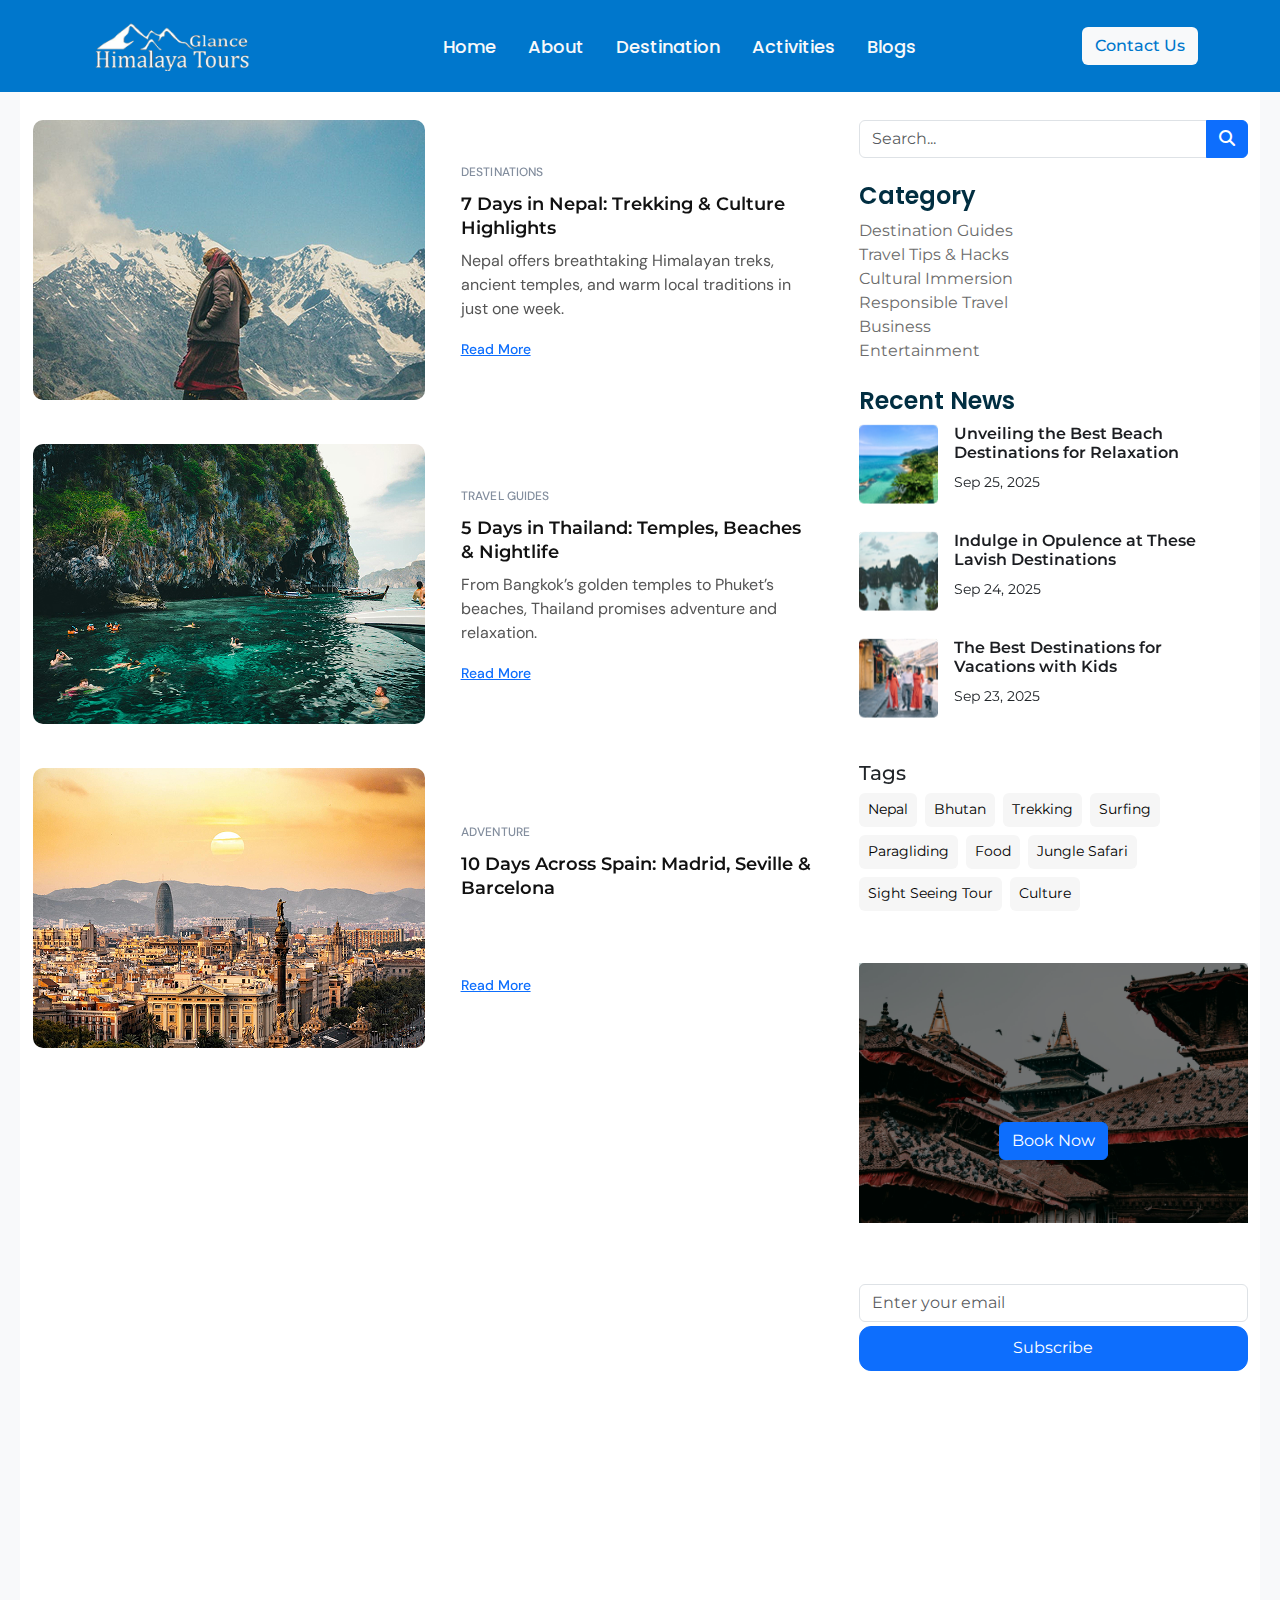
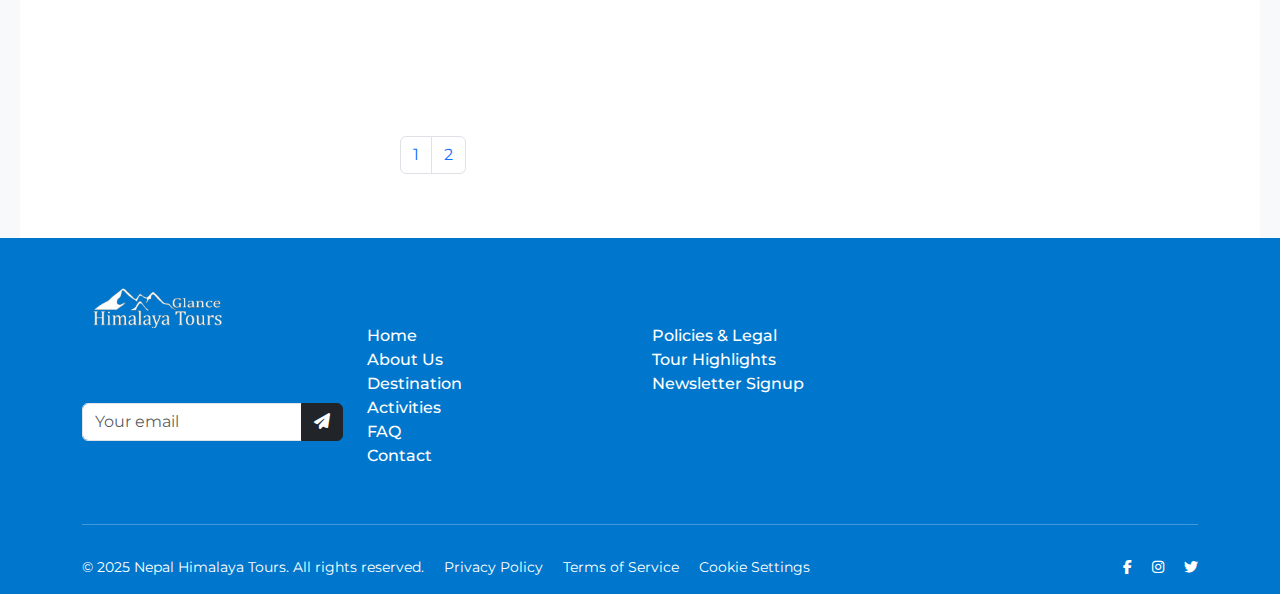
<file: blogs.html>
<!DOCTYPE html>
<html lang="en">
<head>
    <meta charset="UTF-8">
    <meta name="viewport" content="width=device-width, initial-scale=1.0">
    <title>Himalayan Tour</title>
    <!-- Bootstrap CSS -->
    <link href="https://cdn.jsdelivr.net/npm/bootstrap@5.3.2/dist/css/bootstrap.min.css" rel="stylesheet">
    <!-- Bootstrap Icons -->
    <link rel="stylesheet" href="https://cdn.jsdelivr.net/npm/bootstrap-icons@1.11.1/font/bootstrap-icons.css">
    
    <link rel="stylesheet" href="https://cdnjs.cloudflare.com/ajax/libs/animate.css/4.1.1/animate.min.css"/>
    <link rel="stylesheet" href="https://cdnjs.cloudflare.com/ajax/libs/font-awesome/6.4.0/css/all.min.css">

    <link rel="stylesheet" href="style.css">
</head>
<body>
    <!-- Main Navbar -->
    <!-- Navbar overlay -->
    <nav id="main-navbar" class="navbar navbar-expand-lg navbar-dark position-fixed top-0 start-0 w-100 p-3">
        <div class="container">
            <!-- Logo -->
            <a class="navbar-brand" href="#home">
                <img src="assets/logo1.png" alt="Logo">
            </a>

            <!-- Hamburger toggle button for mobile -->
            <button class="navbar-toggler" type="button" data-bs-toggle="collapse" data-bs-target="#navbarMenu"
                aria-controls="navbarMenu" aria-expanded="false" aria-label="Toggle navigation">
                <span class="navbar-toggler-icon"></span>
            </button>

            <!-- Menu items center -->
            <div class="collapse navbar-collapse justify-content-center" id="navbarMenu">
                <ul class="navbar-nav mb-2 mb-lg-0">
                    <li class="nav-item me-3"><a class="nav-link" href="index.html">Home</a></li>
                    <li class="nav-item me-3"><a class="nav-link" href="about.html">About</a></li>
                    <li class="nav-item me-3"><a class="nav-link" href="destination.html">Destination</a></li>
                    <li class="nav-item me-3"><a class="nav-link" href="activities.html">Activities</a></li>
                    <li class="nav-item"><a class="nav-link" href="blogs.html">Blogs</a></li>
                </ul>
            </div>

            <!-- Contact Us button right -->
            <div class="d-flex ms-auto">
                <a class="btn btn-contact" href="contact_us.html">Contact Us</a>
            </div>
        </div>
    </nav>
    <!-- Main Navbar End -->

    <!-- Blog Section -->
    <section id="blog-section" class="py-5">
        <div class="container-fluid">
            <div class="row">

            <!-- Left Section -->
            <div id="blog-left" class="col-lg-8">
                <div id="left-cards-wrapper">

                <!-- Example: 10 Blog Cards -->
                <!-- Card 1 -->
                <div class="blog-card d-flex mb-4">
                    <div class="card-img me-3">
                    <img src="assets/blog/1.jpg" alt="Blog Image" class="img-fluid">
                    </div>
                    <div class="card-content">
                    <h6 class="subheading">DESTINATIONS</h6>
                    <h4 class="heading">7 Days in Nepal: Trekking & Culture Highlights</h4>
                    <p class="paragraph">Nepal offers breathtaking Himalayan treks, ancient temples, and warm local traditions in just one week.</p>
                    <a href="#" class="read-more">Read More</a>
                    </div>
                </div>

                <!-- Card 2 -->
                <div class="blog-card d-flex mb-4">
                    <div class="card-img me-3">
                    <img src="assets/blog/2.jpg" alt="Blog Image" class="img-fluid">
                    </div>
                    <div class="card-content">
                    <h6 class="subheading">TRAVEL GUIDES</h6>
                    <h4 class="heading">5 Days in Thailand: Temples, Beaches & Nightlife</h4>
                    <p class="paragraph">From Bangkok’s golden temples to Phuket’s beaches, Thailand promises adventure and relaxation.</p>
                    <a href="#" class="read-more">Read More</a>
                    </div>
                </div>

                <!-- Card 3 -->
                <div class="blog-card d-flex mb-4">
                    <div class="card-img me-3">
                    <img src="assets/blog/3.jpg" alt="Blog Image" class="img-fluid">
                    </div>
                    <div class="card-content">
                    <h6 class="subheading">ADVENTURE</h6>
                    <h4 class="heading">10 Days Across Spain: Madrid, Seville & Barcelona</h4>
                    <p class="paragraph">Spain is alive with art, flamenco, tapas, and stunning architecture at every turn.</p>
                    <a href="#" class="read-more">Read More</a>
                    </div>
                </div>

                <!-- Card 4 -->
                <div class="blog-card d-flex mb-4">
                    <div class="card-img me-3">
                    <img src="assets/blog/4.jpg" alt="Blog Image" class="img-fluid">
                    </div>
                    <div class="card-content">
                    <h6 class="subheading">LUXURY ESCAPES</h6>
                    <h4 class="heading">4 Days in Dubai: Luxury Meets Desert Adventure</h4>
                    <p class="paragraph">Experience futuristic skyscrapers, desert safaris, and world-class shopping in this iconic city.</p>
                    <a href="#" class="read-more">Read More</a>
                    </div>
                </div>

                <!-- Card 5 -->
                <div class="blog-card d-flex mb-4">
                    <div class="card-img me-3">
                    <img src="assets/blog/5.jpg" alt="Blog Image" class="img-fluid">
                    </div>
                    <div class="card-content">
                    <h6 class="subheading">ADVENTURE</h6>
                    <h4 class="heading">6 Days in Switzerland: Alps, Lakes & Scenic Trains</h4>
                    <p class="paragraph">Switzerland is a paradise of mountains, crystal lakes, and charming alpine villages.</p>
                    <a href="#" class="read-more">Read More</a>
                    </div>
                </div>

                <!-- Card 6 -->
                <div class="blog-card d-flex mb-4">
                    <div class="card-img me-3">
                    <img src="assets/blog/6.jpg" alt="Blog Image" class="img-fluid">
                    </div>
                    <div class="card-content">
                    <h6 class="subheading">DESTINATIONS</h6>
                    <h4 class="heading">One Week in Australia: Sydney, Melbourne & Beyond</h4>
                    <p class="paragraph">From Sydney Opera House to Great Ocean Road, Australia is filled with natural and urban wonders.</p>
                    <a href="#" class="read-more">Read More</a>
                    </div>
                </div>

                <!-- Card 7 -->
                <div class="blog-card d-flex mb-4">
                    <div class="card-img me-3">
                    <img src="assets/blog/7.jpg" alt="Blog Image" class="img-fluid">
                    </div>
                    <div class="card-content">
                    <h6 class="subheading">CULTURE & HERITAGE</h6>
                    <h4 class="heading">3 Days in Bali: Beaches, Temples & Rice Terraces</h4>
                    <p class="paragraph">Bali blends culture, spirituality, and tropical beauty into an unforgettable escape.</p>
                    <a href="#" class="read-more">Read More</a>
                    </div>
                </div>

                <!-- Card 8 -->
                <div class="blog-card d-flex mb-4">
                    <div class="card-img me-3">
                    <img src="assets/blog/8.jpg" alt="Blog Image" class="img-fluid">
                    </div>
                    <div class="card-content">
                    <h6 class="subheading">TRAVEL GUIDES</h6>
                    <h4 class="heading">8 Days in Greece: Athens, Santorini & Mykonos</h4>
                    <p class="paragraph">Dive into ancient history, turquoise seas, and vibrant island life across Greece.</p>
                    <a href="#" class="read-more">Read More</a>
                    </div>
                </div>

                <!-- Card 9 -->
                <div class="blog-card d-flex mb-4">
                    <div class="card-img me-3">
                    <img src="assets/blog/9.jpg" alt="Blog Image" class="img-fluid">
                    </div>
                    <div class="card-content">
                    <h6 class="subheading">LUXURY ESCAPES</h6>
                    <h4 class="heading">4 Romantic Days in Venice for Couples</h4>
                    <p class="paragraph">Venice is the perfect destination for couples seeking a dreamy getaway. With...</p>
                    <a href="#" class="read-more">Read More</a>
                    </div>
                </div>

                <!-- Card 10 -->
                <div class="blog-card d-flex mb-4">
                    <div class="card-img me-3">
                    <img src="assets/blog/10.jpg" alt="Blog Image" class="img-fluid">
                    </div>
                    <div class="card-content">
                    <h6 class="subheading">SHORT TRIPS</h6>
                    <h4 class="heading">5 Days in Tokyo: Explore Tradition & Futuristic Vibes</h4>
                    <p class="paragraph">Tokyo is a dynamic city where centuries-old temples sit beside neon-lit skyscrapers....</p>
                    <a href="#" class="read-more">Read More</a>
                    </div>
                </div>

                </div>

                <!-- Pagination -->
                <nav>
                <ul id="blog-pagination" class="pagination mt-3 justify-content-center">
                    <li class="page-item"><a class="page-link" href="#" data-page="1">1</a></li>
                    <li class="page-item"><a class="page-link" href="#" data-page="2">2</a></li>
                </ul>
                </nav>
            </div>

            <!-- Right Section (same as before, newsletter separate) -->
            <div id="blog-right" class="col-lg-4">
                <!-- Search, Categories, Recent News, Tags, Promo Image -->
                <div class="mb-4">
                    <div class="input-group">
                        <input type="text" class="form-control" placeholder="Search...">
                        <button class="btn btn-primary" type="button">
                        <i class="fas fa-search text-white"></i>
                        </button>
                    </div>
                </div>

                <div class="mb-4">
                    <h5 class="category">Category</h5>
                    <ul class="list-unstyled">
                        <li>Destination Guides</li>
                        <li>Travel Tips & Hacks</li>
                        <li>Cultural Immersion</li>
                        <li>Responsible Travel</li>
                        <li>Business</li>
                        <li>Entertainment</li>
                    </ul>
                </div>

                <div class="mb-4">
                <h5 class="category">Recent News</h5>
                <div class="recent-news-card d-flex mb-2">
                    <img src="images/recent_news/1.jpg" class="me-3">
                    <div>
                        <h6>Unveiling the Best Beach Destinations for Relaxation</h6>
                        <small>Sep 25, 2025</small>
                    </div>
                </div>
                <div class="recent-news-card d-flex mb-2">
                    <img src="images/recent_news/2.jpg" class="me-3">
                    <div>
                        <h6>Indulge in Opulence at These Lavish Destinations</h6>
                        <small>Sep 24, 2025</small>
                    </div>
                </div>
                <div class="recent-news-card d-flex mb-2">
                    <img src="images/recent_news/3.jpg" class="me-3">
                    <div>
                        <h6>The Best Destinations for Vacations with Kids</h6>
                        <small>Sep 23, 2025</small>
                    </div>
                </div>
                </div>

                <div class="tags mb-4">
                <h5>Tags</h5>
                <div class="d-flex flex-wrap gap-2">
                    <button class="btn btn-sm">Nepal</button>
                    <button class="btn btn-sm">Bhutan</button>
                    <button class="btn btn-sm">Trekking</button>
                    <button class="btn btn-sm">Surfing</button>
                    <button class="btn btn-sm">Paragliding</button>
                    <button class="btn btn-sm">Food</button>
                    <button class="btn btn-sm">Jungle Safari</button>
                    <button class="btn btn-sm">Sight Seeing Tour</button>
                    <button class="btn btn-sm">Culture</button>
                </div>
                </div>

                <div class="mb-4 position-relative">
                <img src="assets/blog/Kathmandu_valley.jpg" class="img-fluid">
                <div class="promo-content position-absolute top-0 start-0 p-3 text-white">
                    <h5>Kathmandu Valley Tour</h5>
                    <p>Discover the rich culture, historic temples, and stunning heritage sites of Kathmandu while experiencing  traditions of Nepal.</p>
                    <button class="btn btn-primary">Book Now</button>
                </div>
                </div>

                <!-- Newsletter Form -->
                <div class="news">
                <h5>Newsletter</h5>
                <form>
                    <div class="input-group">
                    <input type="email" class="form-control" placeholder="Enter your email">
                </div>
                <button class="btn btn-primary mt-1" type="submit">Subscribe</button>
                </form>
                </div>

            </div>

            </div>
        </div>
    </section>

    <!-- Footer Start -->
    <footer id="footer" class="text-white pt-5">
        <div class="container">
            <div class="row">
                <!-- Column 1: Logo & Email Form -->
                <div class="col-md-3 mb-4">
                    <img src="assets/logo1.png" alt="Logo" class="mb-3" style="width:150px;">
                    <h6>Subscribe to our Newsletter</h6>
                    <form class="d-flex">
                    <div class="input-group">
                        <input type="email" class="form-control" placeholder="Your email" required>
                        <button class="btn btn-dark" type="submit">
                            <i class="fas fa-paper-plane"></i>
                        </button>
                    </div>
                </form>
                </div>

                <!-- Column 2: Quick Links -->
                <div class="col-md-3 mb-4">
                    <h5 class="mb-3 text-white">Quick Links</h5>
                    <ul class="list-unstyled">
                        <li><a href="index.html" class="text-white text-decoration-none">Home</a></li>
                        <li><a href="about.html" class="text-white text-decoration-none">About Us</a></li>
                        <li><a href="destination.html" class="text-white text-decoration-none">Destination</a></li>
                        <li><a href="activities.html" class="text-white text-decoration-none">Activities</a></li>
                        <li><a href="#" class="text-white text-decoration-none">FAQ</a></li>
                        <li><a href="contact_us.html" class="text-white text-decoration-none">Contact</a></li>
                    </ul>
                </div>

                <!-- Column 3: Travel Guide -->
                <div class="col-md-3 mb-4">
                    <h5 class="mb-3 text-white">Travel Guide</h5>
                    <ul class="list-unstyled">
                        <li><a href="#" class="text-white text-decoration-none">Policies & Legal</a></li>
                        <li><a href="#" class="text-white text-decoration-none">Tour Highlights</a></li>
                        <li><a href="#" class="text-white text-decoration-none">Newsletter Signup</a></li>
                        <!-- <li><a href="#" class="text-white text-decoration-none">Restaurants</a></li>
                        <li><a href="#" class="text-white text-decoration-none">Travel Blogs</a></li> -->
                    </ul>
                </div>

                <!-- Column 4: Contact -->
                <div class="col-md-3 mb-4">
                    <h5 class="mb-3 text-white">Contact</h5>
                    <p class="mb-1"><i class="fas fa-phone-alt fa-flip-horizontal me-2"></i>+977 1234567890</p>
                    <p class="mb-1"><i class="fas fa-envelope me-2"></i>info@nepalhimalayatours.com</p>
                    <p class="mb-0"><i class="fas fa-map-marker-alt me-2"></i>Kathmandu, Nepal</p>
                </div>
            </div>

            <hr class="border-light">

            <!-- Bottom Row -->
            <div class="d-flex justify-content-between align-items-center py-3 flex-wrap" style="font-weight: 400; font-size: 14px;">
                <!-- Left Side: Text & Links -->
                <div class="text-white mb-2 mb-md-0">
                    <span class="me-3">© 2025 Nepal Himalaya Tours. All rights reserved.</span>
                    <a href="#" class="text-white text-decoration-none me-3">Privacy Policy</a>
                    <a href="#" class="text-white text-decoration-none me-3">Terms of Service</a>
                    <a href="#" class="text-white text-decoration-none">Cookie Settings</a>
                </div>

                <!-- Right Side: Social Icons -->
                <div>
                    <a href="#" class="text-white me-3"><i class="fab fa-facebook-f"></i></a>
                    <a href="#" class="text-white me-3"><i class="fab fa-instagram"></i></a>
                    <a href="#" class="text-white"><i class="fab fa-twitter"></i></a>
                </div>
            </div>

        </div>
    </footer>
    <!-- Footer End -->  
    
    <!-- Bootstrap JS -->
    <script src="https://cdn.jsdelivr.net/npm/bootstrap@5.3.2/dist/js/bootstrap.bundle.min.js"></script>  
    <script src="script.js"></script>
    <script>
    document.addEventListener("DOMContentLoaded", function() {
        const cardsWrapper = document.getElementById('left-cards-wrapper');
        const allCards = Array.from(cardsWrapper.getElementsByClassName('blog-card'));
        const cardsPerPage = 5;
        const totalPages = Math.ceil(allCards.length / cardsPerPage);

        const paginationWrapper = document.getElementById('blog-pagination');
        paginationWrapper.innerHTML = "";

        for (let i = 1; i <= totalPages; i++) {
            const li = document.createElement('li');
            li.className = "page-item";
            li.innerHTML = `<a class="page-link" href="#" data-page="${i}">${i}</a>`;
            paginationWrapper.appendChild(li);
        }

        function showPage(page) {
            allCards.forEach((card, idx) => {
                if (idx >= (page - 1) * cardsPerPage && idx < page * cardsPerPage) {
                    card.classList.add("active");
                } else {
                    card.classList.remove("active");
                }
            });
        }

        // Initial page
        showPage(1);

        // Pagination click
        paginationWrapper.querySelectorAll('.page-link').forEach(link => {
            link.addEventListener('click', e => {
                e.preventDefault();
                const page = parseInt(link.dataset.page);
                showPage(page);
            });
        });
    });

    </script>
</body>
</html>
</file>
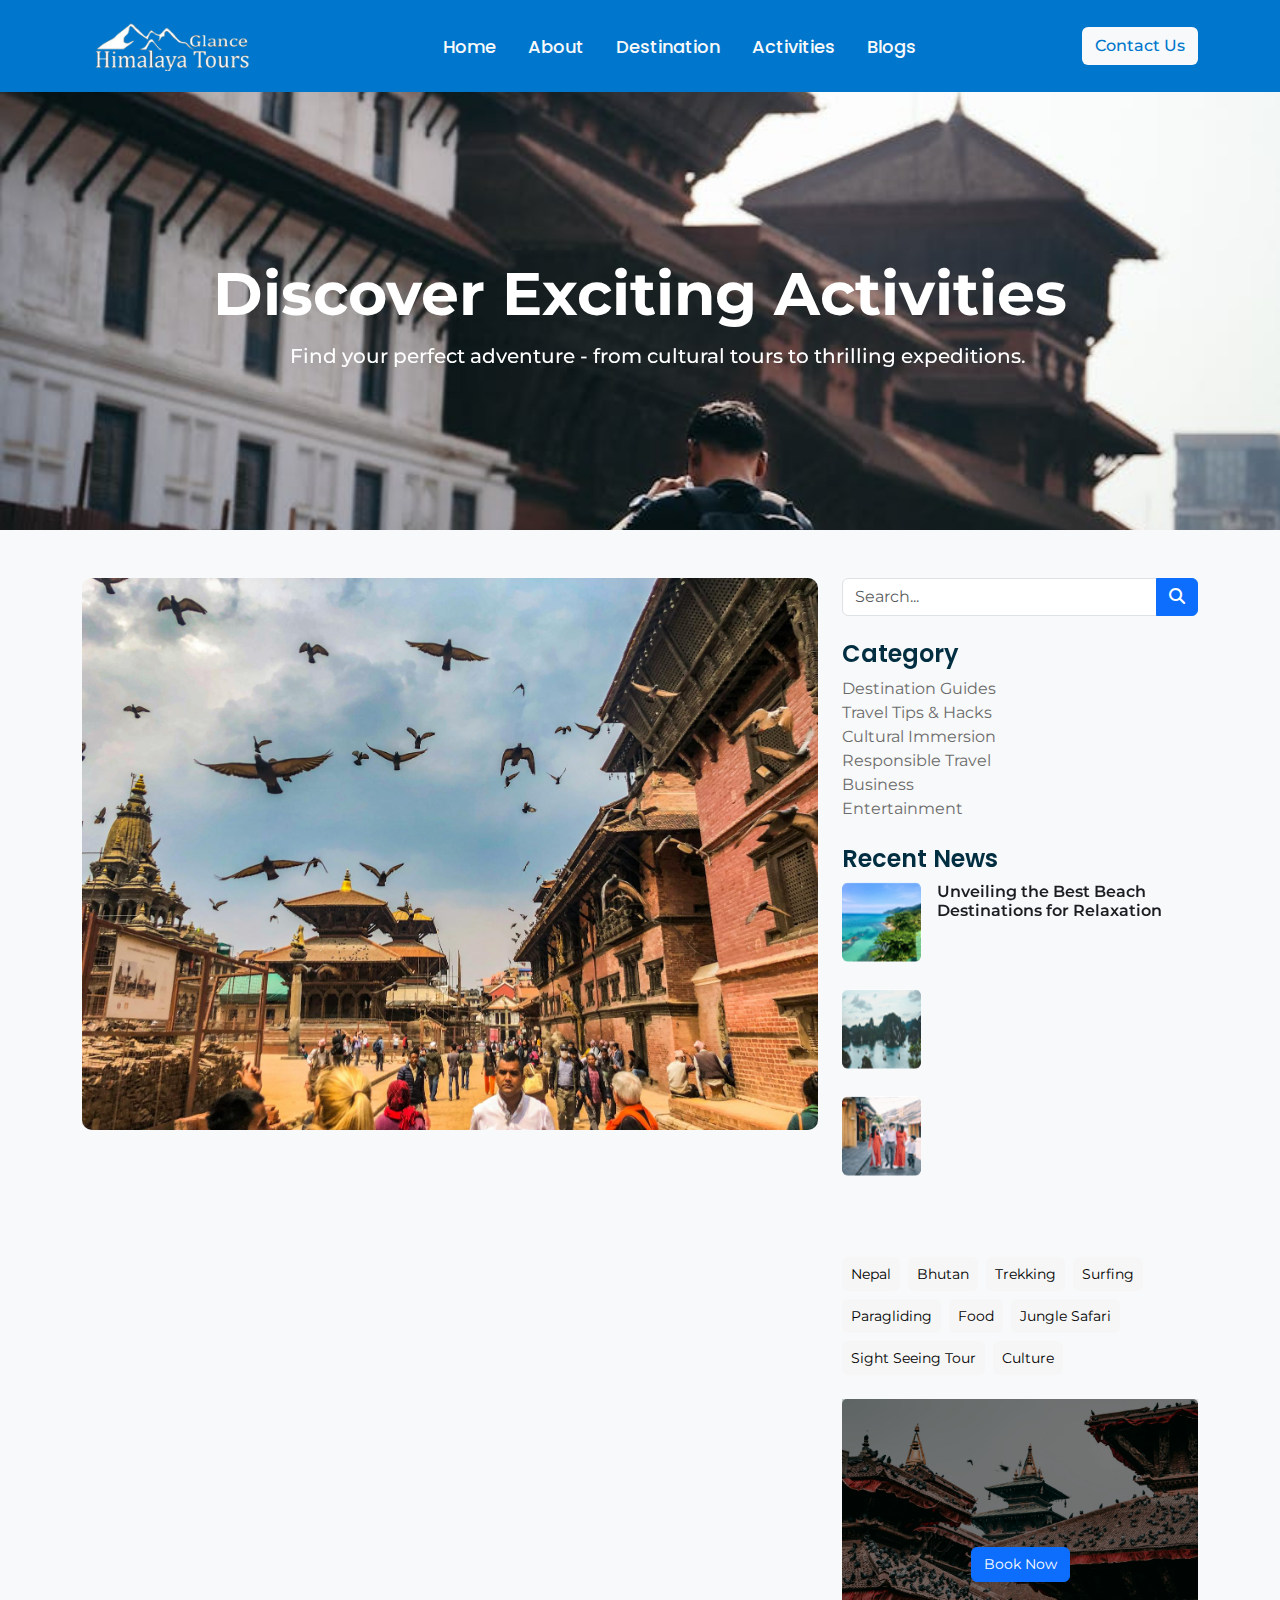
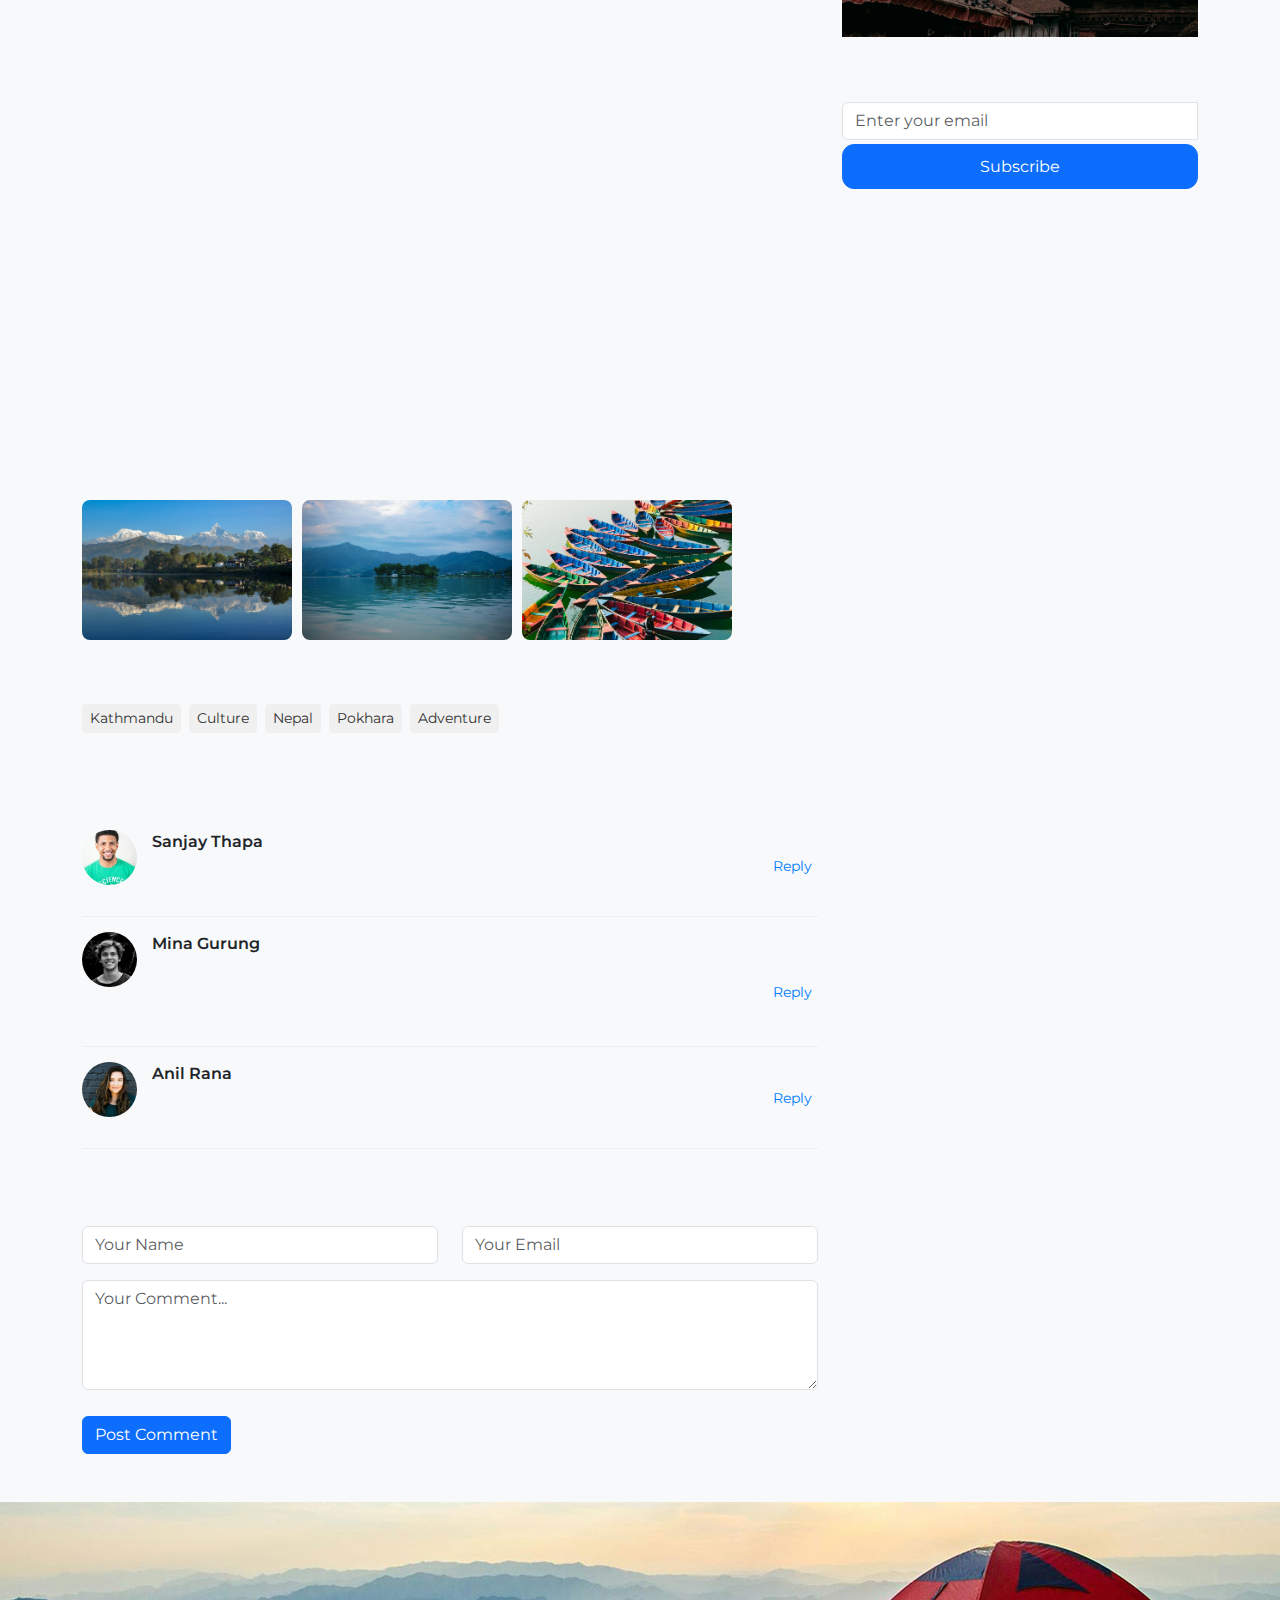
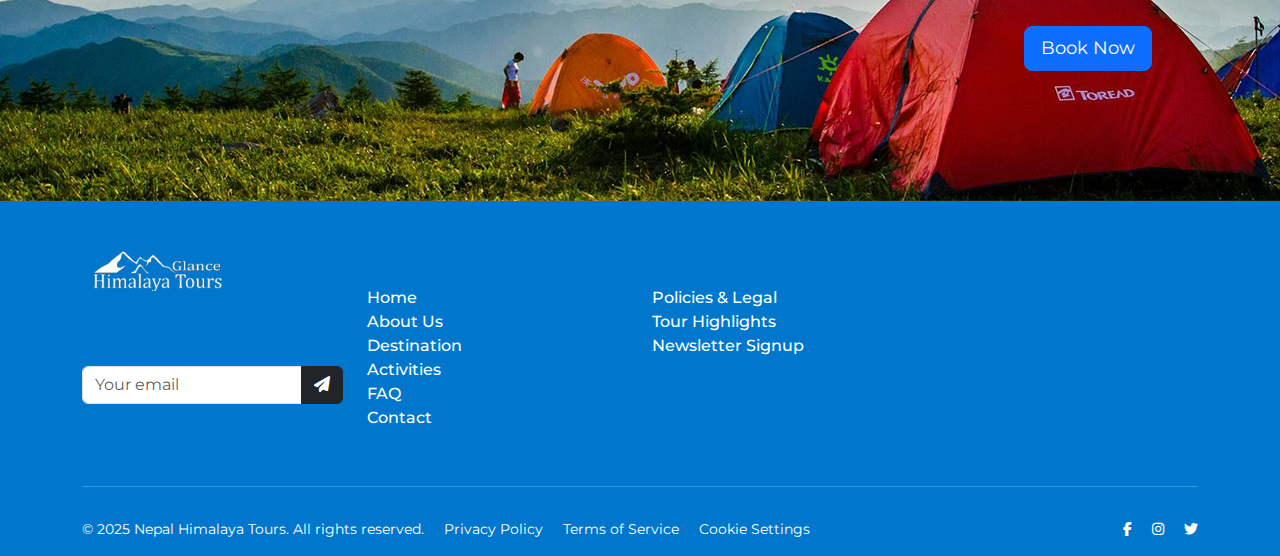
<file: blogs_detail.html>
<!DOCTYPE html>
<html lang="en">
<head>
    <meta charset="UTF-8">
    <meta name="viewport" content="width=device-width, initial-scale=1.0">
    <title>Himalayan Tour</title>
    <!-- Bootstrap CSS -->
    <link href="https://cdn.jsdelivr.net/npm/bootstrap@5.3.2/dist/css/bootstrap.min.css" rel="stylesheet">
    <!-- Bootstrap Icons -->
    <link rel="stylesheet" href="https://cdn.jsdelivr.net/npm/bootstrap-icons@1.11.1/font/bootstrap-icons.css">
    
    <link rel="stylesheet" href="https://cdnjs.cloudflare.com/ajax/libs/animate.css/4.1.1/animate.min.css"/>
    <link rel="stylesheet" href="https://cdnjs.cloudflare.com/ajax/libs/font-awesome/6.4.0/css/all.min.css">

    <link rel="stylesheet" href="style.css">
</head>
<body>
    <!-- Main Navbar -->
    <!-- Navbar overlay -->
    <nav id="main-navbar" class="navbar navbar-expand-lg navbar-dark position-fixed top-0 start-0 w-100 p-3">
        <div class="container">
            <!-- Logo -->
            <a class="navbar-brand" href="index.html">
                <img src="assets/logo1.png" alt="Logo">
            </a>

            <!-- Hamburger toggle button for mobile -->
            <button class="navbar-toggler" type="button" data-bs-toggle="collapse" data-bs-target="#navbarMenu"
                aria-controls="navbarMenu" aria-expanded="false" aria-label="Toggle navigation">
                <span class="navbar-toggler-icon"></span>
            </button>

            <!-- Menu items center -->
            <div class="collapse navbar-collapse justify-content-center" id="navbarMenu">
                <ul class="navbar-nav mb-2 mb-lg-0">
                    <li class="nav-item me-3"><a class="nav-link" href="index.html">Home</a></li>
                    <li class="nav-item me-3"><a class="nav-link" href="about.html">About</a></li>
                    <li class="nav-item me-3"><a class="nav-link" href="destination.html">Destination</a></li>
                    <li class="nav-item me-3"><a class="nav-link" href="activities.html">Activities</a></li>
                    <li class="nav-item"><a class="nav-link" href="blogs.html">Blogs</a></li>
                </ul>
            </div>

            <!-- Contact Us button right -->
            <div class="d-flex ms-auto">
                <a class="btn btn-contact" href="contact_us.html">Contact Us</a>
            </div>
        </div>
    </nav>
    <!-- Main Navbar End -->

    <!-- Breadcrumb Section -->
    <body class="blogs-detail-page">
        <section id="breadcrumb-section" class="d-flex align-items-center text-center">
        <div class="container">
            <h2 class="text-white fw-bold">Discover Exciting Activities</h2>
            <p class="mb-0">Find your perfect adventure - from cultural tours to thrilling expeditions.</p>
        </div>
        </section>
    </body>
    <!-- Breadcrumb Section End -->

    <!-- Blog Detail Section -->
    <section id="blog-detail" class="py-5">
        <div class="container">
        <div class="row">

            <!-- Left Dynamic Section -->
            <div class="col-lg-8">
            <div class="blog-main-image">
                <img src="assets/blog/kathmandu_valley_main.jpg" alt="Kathmandu Valley" width="854" height="499.0799865722656">
            </div>

            <div class="blog-content">
                <h2>Explore Kathmandu Valley: Temples, Heritage, Culture, and Timeless Nepali Traditions</h2>
                <p>Journey through the heart of Nepal and discover Kathmandu Valley's rich history and vibrant culture. Visit ancient temples, royal palaces, and UNESCO World Heritage sites while experiencing the warmth and traditions of local life. Explore bustling markets, taste authentic Nepali cuisine, and witness colorful festivals that bring the valley to life.</p>
                <p>Experience the captivating beauty of Kathmandu Valley, where history and culture come alive at every corner. Wander through ancient streets lined with traditional Newari architecture, visit vibrant local markets, and explore sacred temples that have stood for centuries.</p>
                <h6 class="subheading">Exploring the Heart of Kathmandu Valley: Culture, Heritage, and Tradition</h6>
                <p>Kathmandu Valley is a treasure trove of history and culture, where every street tells a story. From the intricately carved temples of Patan to the grand Durbar Squares and hidden courtyards, the valley offers endless discoveries for curious travelers. Savor traditional Nepali dishes, join in vibrant local festivals, and capture.</p>
                <p class="info-text">We provide guided tours, local insights, and personalized experiences to ensure your visit to Kathmandu Valley is memorable and enriching.</p>
                <p class="author-info">— Written by <strong>Aarya Shrestha</strong></p>

                <h4 class="mt-5">Pokhara Adventure Tour:</h4>
                <p>Discover the serene beauty of Pokhara, nestled beside the tranquil Phewa Lake and surrounded by the majestic Annapurna mountains. Enjoy thrilling adventures like paragliding, trekking, and boating, or simply relax and take in the breathtaking landscapes. Explore vibrant local markets, visit peaceful temples, and witness the stunning sunrise over the Himalayan peaks. This journey combines adventure, natural beauty, and local culture, creating unforgettable memories for every traveler.</p>

                <!-- Gallery -->
                <div class="blog-gallery">
                <img src="assets/blog/pokhara1.jpg" alt="Pokhara 1">
                <img src="assets/blog/pokhara2.jpg" alt="Pokhara 2">
                <img src="assets/blog/pokhara3.jpg" alt="Pokhara 3">
                </div>

                <!-- Tags -->
                <div class="tags-section">
                <h5>Tags:</h5>
                <div class="d-flex flex-wrap gap-2">
                    <button class="btn btn-sm">Kathmandu</button>
                    <button class="btn btn-sm">Culture</button>
                    <button class="btn btn-sm">Nepal</button>
                    <button class="btn btn-sm">Pokhara</button>
                    <button class="btn btn-sm">Adventure</button>
                </div>
                </div>

                <!-- Comments Section -->
                <div class="comments-section">
                <h5 class="mt-4">Comments (3)</h5>

                <div class="comment">
                    <div class="left">
                    <img src="assets/users/user1.jpg" alt="User">
                    <div>
                        <div class="name">Sanjay Thapa</div>
                        <p>Beautiful article! Kathmandu truly is a cultural treasure.</p>
                    </div>
                    </div>
                    <div class="text-end">
                    <small>2 hours ago</small><br>
                    <button class="reply-btn">Reply</button>
                    </div>
                </div>

                <div class="comment">
                    <div class="left">
                    <img src="assets/users/user2.jpg" alt="User">
                    <div>
                        <div class="name">Mina Gurung</div>
                        <p>I visited last year. The experience was incredible. Loved your detailed write-up!</p>
                    </div>
                    </div>
                    <div class="text-end">
                    <small>1 day ago</small><br>
                    <button class="reply-btn">Reply</button>
                    </div>
                </div>

                <div class="comment">
                    <div class="left">
                    <img src="assets/users/user3.jpg" alt="User">
                    <div>
                        <div class="name">Anil Rana</div>
                        <p>Pokhara is next on my list! Great tips, thank you for sharing!</p>
                    </div>
                    </div>
                    <div class="text-end">
                    <small>2 days ago</small><br>
                    <button class="reply-btn">Reply</button>
                    </div>
                </div>
                </div>

                <!-- Leave Comment -->
                <div class="leave-comment">
                <h4 class="mt-4">Leave a Comment</h4>
                <form id="commentForm">
                    <div class="row">
                    <div class="col-md-6 mb-3">
                        <input type="text" class="form-control" placeholder="Your Name" required>
                    </div>
                    <div class="col-md-6 mb-3">
                        <input type="email" class="form-control" placeholder="Your Email" required>
                    </div>
                    <div class="col-12 mb-3">
                        <textarea class="form-control" rows="4" placeholder="Your Comment..." required></textarea>
                    </div>
                    </div>
                    <button type="submit" class="btn btn-primary">Post Comment</button>
                </form>
                </div>

            </div>
            </div>

            <!-- Right Section (same as before, newsletter separate) -->
            <div id="blog-right" class="col-lg-4">
                <!-- Search, Categories, Recent News, Tags, Promo Image -->
                <div class="mb-4">
                    <div class="input-group">
                        <input type="text" class="form-control" placeholder="Search...">
                        <button class="btn btn-primary" type="button">
                        <i class="fas fa-search text-white"></i>
                        </button>
                    </div>
                </div>

                <div class="mb-4">
                    <h5 class="category">Category</h5>
                    <ul class="list-unstyled">
                        <li>Destination Guides</li>
                        <li>Travel Tips & Hacks</li>
                        <li>Cultural Immersion</li>
                        <li>Responsible Travel</li>
                        <li>Business</li>
                        <li>Entertainment</li>
                    </ul>
                </div>

                <div class="mb-4">
                <h5 class="category">Recent News</h5>
                <div class="recent-news-card d-flex mb-2">
                    <img src="images/recent_news/1.jpg" class="me-3">
                    <div>
                        <h6>Unveiling the Best Beach Destinations for Relaxation</h6>
                        <small>Sep 25, 2025</small>
                    </div>
                </div>
                <div class="recent-news-card d-flex mb-2">
                    <img src="images/recent_news/2.jpg" class="me-3">
                    <div>
                        <h6>Indulge in Opulence at These Lavish Destinations</h6>
                        <small>Sep 24, 2025</small>
                    </div>
                </div>
                <div class="recent-news-card d-flex mb-2">
                    <img src="images/recent_news/3.jpg" class="me-3">
                    <div>
                        <h6>The Best Destinations for Vacations with Kids</h6>
                        <small>Sep 23, 2025</small>
                    </div>
                </div>
                </div>

                <div class="tags mb-4">
                <h5>Tags</h5>
                <div class="d-flex flex-wrap gap-2">
                    <button class="btn btn-sm">Nepal</button>
                    <button class="btn btn-sm">Bhutan</button>
                    <button class="btn btn-sm">Trekking</button>
                    <button class="btn btn-sm">Surfing</button>
                    <button class="btn btn-sm">Paragliding</button>
                    <button class="btn btn-sm">Food</button>
                    <button class="btn btn-sm">Jungle Safari</button>
                    <button class="btn btn-sm">Sight Seeing Tour</button>
                    <button class="btn btn-sm">Culture</button>
                </div>
                </div>

                <div class="mb-4 position-relative">
                <img src="assets/blog/Kathmandu_valley.jpg" class="img-fluid">
                <div class="promo-content position-absolute top-0 start-0 p-3 text-white">
                    <h5>Kathmandu Valley Tour</h5>
                    <p>Discover the rich culture, historic temples, and stunning heritage sites of Kathmandu while experiencing  traditions of Nepal.</p>
                    <button class="btn btn-primary">Book Now</button>
                </div>
                </div>

                <!-- Newsletter Form -->
                <div class="news">
                <h5>Newsletter</h5>
                <form>
                    <div class="input-group">
                    <input type="email" class="form-control" placeholder="Enter your email">
                </div>
                <button class="btn btn-primary mt-1" type="submit">Subscribe</button>
                </form>
                </div>

            </div>
        </div>
        </div>
    </section>

    <!-- Booking Section -->
    <section class="booking-section">
        <div class="container-fluid d-flex justify-content-center p-0">
            <div class="position-relative" 
                style="width: 100%; height: 299px; background-image: url('images/banner.jpg'); background-size: cover; background-position: center;">
                <div class="row h-100 align-items-center m-0">
                    <div class="col-md-6 text-start ps-4 ps-md-5">
                        <h2>Let’s Make Your <br> Adventure Amazing</h2>
                    </div>
                    <div class="booking col-md-6 text-end pe-4 pe-md-5">
                        <a href="#" class="btn btn-primary btn-lg">Book Now</a>
                    </div>
                </div>
            </div>
        </div>
    </section>

    <!-- Footer Start -->
    <footer id="footer" class="text-white pt-5">
        <div class="container">
            <div class="row">
                <!-- Column 1: Logo & Email Form -->
                <div class="col-md-3 mb-4">
                    <img src="assets/logo1.png" alt="Logo" class="mb-3" style="width:150px;">
                    <h6>Subscribe to our Newsletter</h6>
                    <form class="d-flex">
                    <div class="input-group">
                        <input type="email" class="form-control" placeholder="Your email" required>
                        <button class="btn btn-dark" type="submit">
                            <i class="fas fa-paper-plane"></i>
                        </button>
                    </div>
                </form>
                </div>

                <!-- Column 2: Quick Links -->
                <div class="col-md-3 mb-4">
                    <h5 class="mb-3 text-white">Quick Links</h5>
                    <ul class="list-unstyled">
                        <li><a href="index.html" class="text-white text-decoration-none">Home</a></li>
                        <li><a href="about.html" class="text-white text-decoration-none">About Us</a></li>
                        <li><a href="destination.html" class="text-white text-decoration-none">Destination</a></li>
                        <li><a href="activities.html" class="text-white text-decoration-none">Activities</a></li>
                        <li><a href="faq.html" class="text-white text-decoration-none">FAQ</a></li>
                        <li><a href="contact_us.html" class="text-white text-decoration-none">Contact</a></li>
                    </ul>
                </div>

                <!-- Column 3: Travel Guide -->
                <div class="col-md-3 mb-4">
                    <h5 class="mb-3 text-white">Travel Guide</h5>
                    <ul class="list-unstyled">
                        <li><a href="privacy_policy.html" class="text-white text-decoration-none">Policies & Legal</a></li>
                        <li><a href="#" class="text-white text-decoration-none">Tour Highlights</a></li>
                        <li><a href="#" class="text-white text-decoration-none">Newsletter Signup</a></li>
                        <!-- <li><a href="#" class="text-white text-decoration-none">Restaurants</a></li>
                        <li><a href="#" class="text-white text-decoration-none">Travel Blogs</a></li> -->
                    </ul>
                </div>

                <!-- Column 4: Contact -->
                <div class="col-md-3 mb-4">
                    <h5 class="mb-3 text-white">Contact</h5>
                    <p class="mb-1"><i class="fas fa-phone-alt fa-flip-horizontal me-2"></i>+977 1234567890</p>
                    <p class="mb-1"><i class="fas fa-envelope me-2"></i>info@nepalhimalayatours.com</p>
                    <p class="mb-0"><i class="fas fa-map-marker-alt me-2"></i>Kathmandu, Nepal</p>
                </div>
            </div>

            <hr class="border-light">

            <!-- Bottom Row -->
            <div class="d-flex justify-content-between align-items-center py-3 flex-wrap" style="font-weight: 400; font-size: 14px;">
                <!-- Left Side: Text & Links -->
                <div class="text-white mb-2 mb-md-0">
                    <span class="me-3">© 2025 Nepal Himalaya Tours. All rights reserved.</span>
                    <a href="#" class="text-white text-decoration-none me-3">Privacy Policy</a>
                    <a href="#" class="text-white text-decoration-none me-3">Terms of Service</a>
                    <a href="#" class="text-white text-decoration-none">Cookie Settings</a>
                </div>

                <!-- Right Side: Social Icons -->
                <div>
                    <a href="#" class="text-white me-3"><i class="fab fa-facebook-f"></i></a>
                    <a href="#" class="text-white me-3"><i class="fab fa-instagram"></i></a>
                    <a href="#" class="text-white"><i class="fab fa-twitter"></i></a>
                </div>
            </div>

        </div>
    </footer>
    <!-- Footer End -->  
    <!-- Bootstrap JS -->
    <script src="https://cdn.jsdelivr.net/npm/bootstrap@5.3.2/dist/js/bootstrap.bundle.min.js"></script>  
    <script src="script.js"></script>
</body>
</html>
</file>
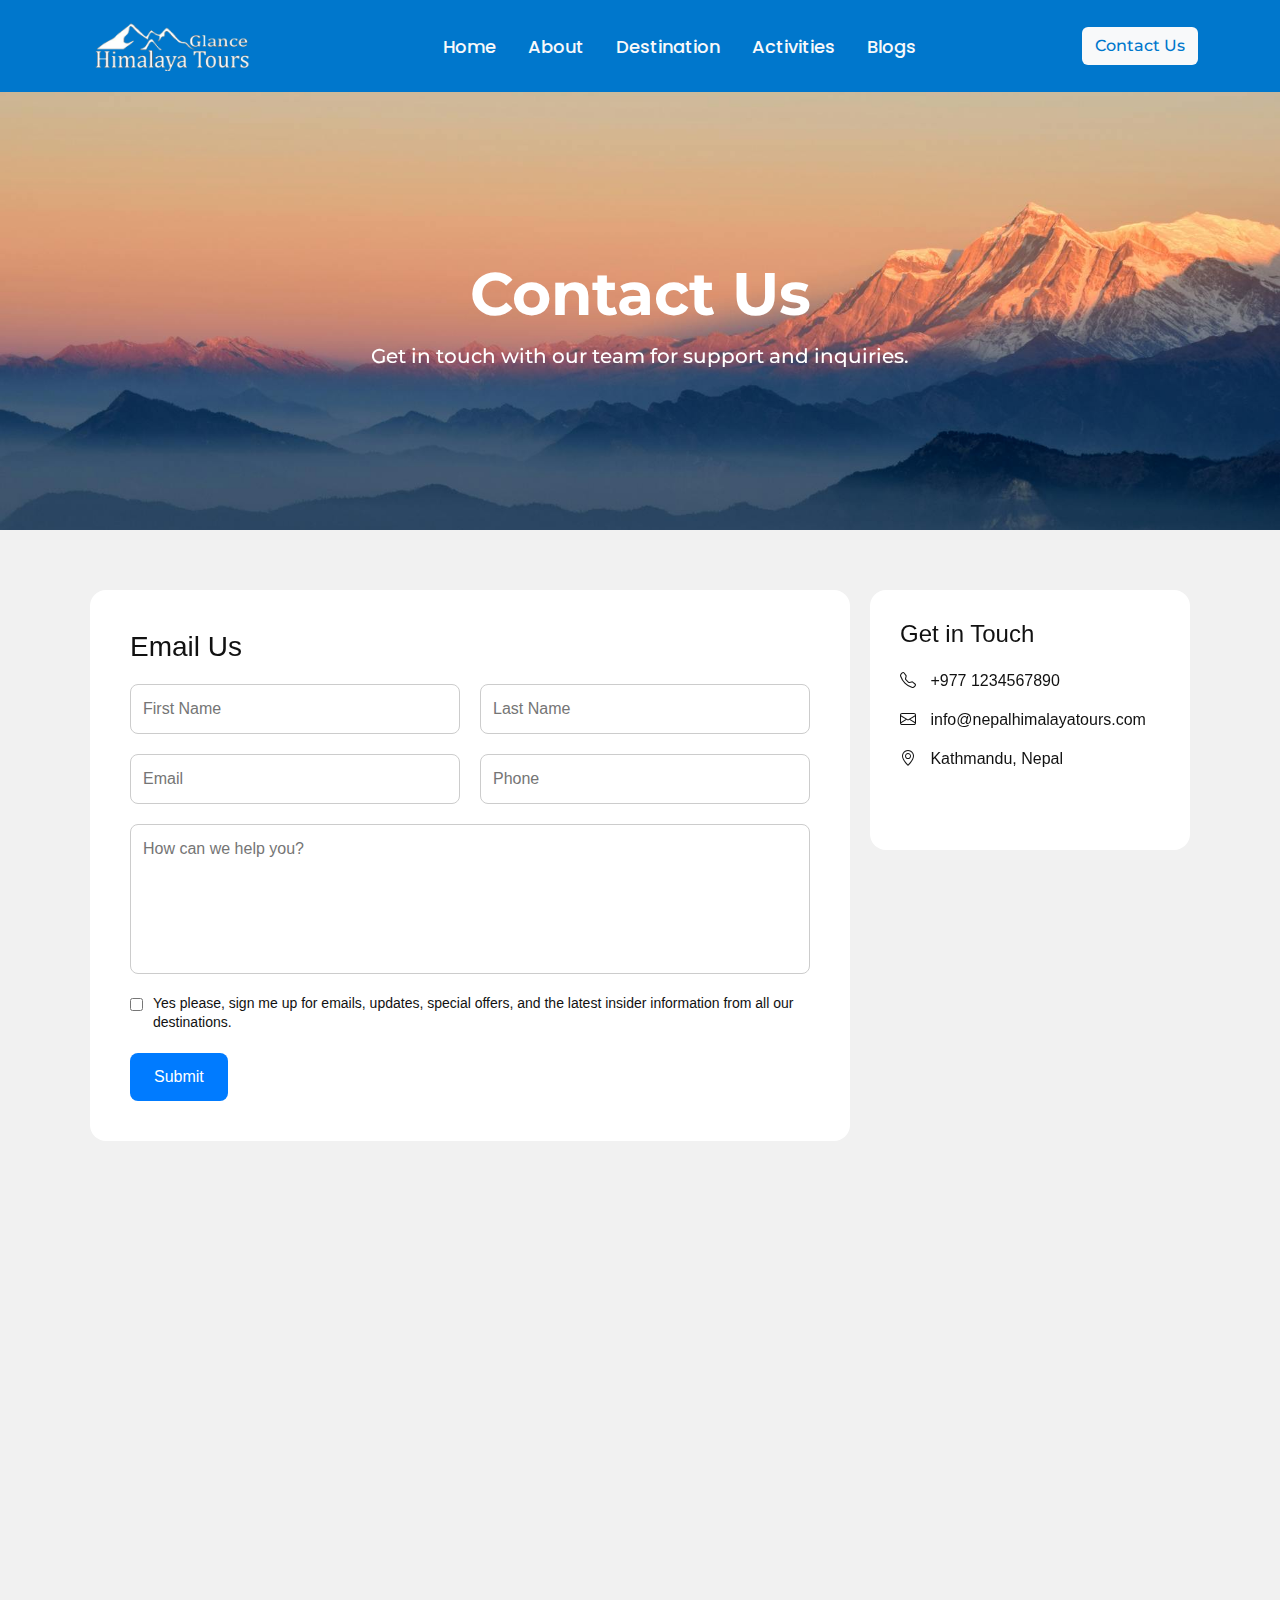
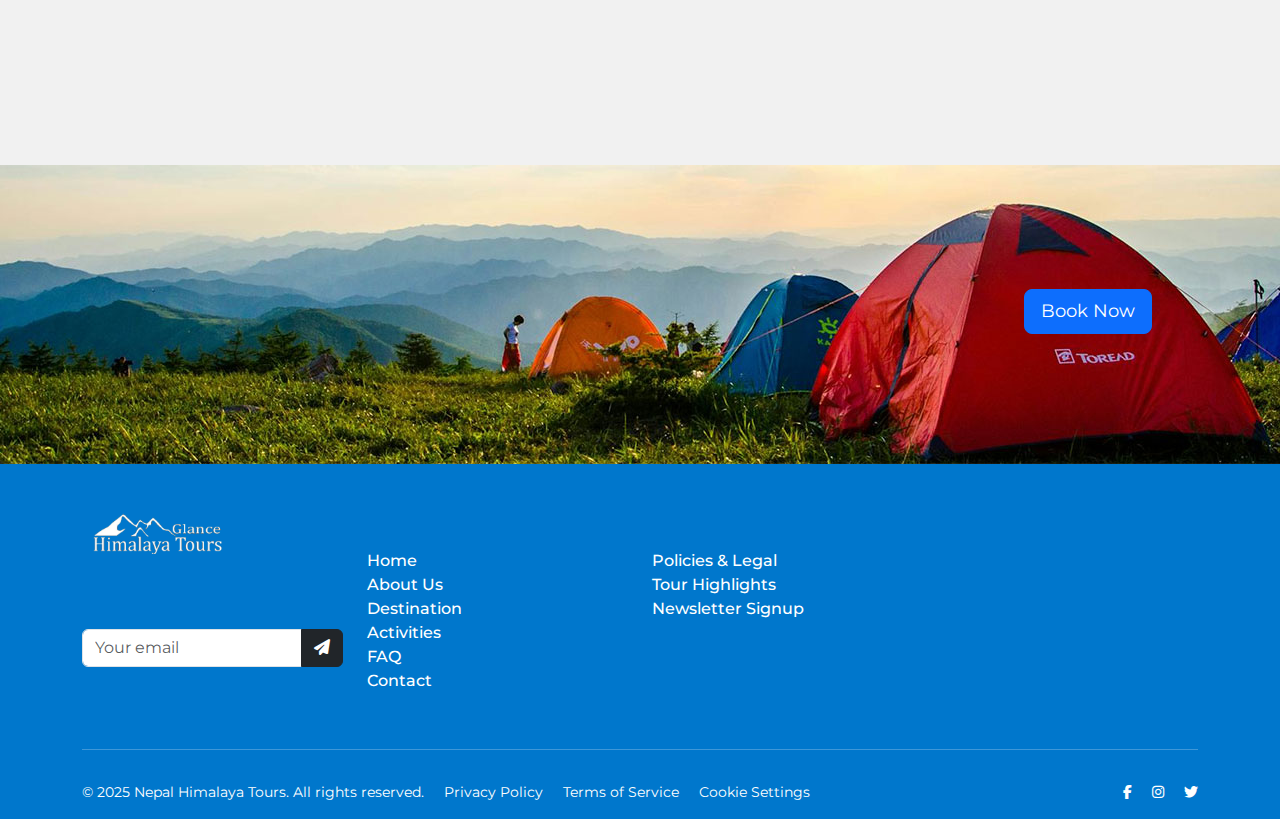
<file: contact_us.html>
<!DOCTYPE html>
<html lang="en">
<head>
    <meta charset="UTF-8">
    <meta name="viewport" content="width=device-width, initial-scale=1.0">
    <title>Himalayan Tour</title>
    <!-- Bootstrap CSS -->
    <link href="https://cdn.jsdelivr.net/npm/bootstrap@5.3.2/dist/css/bootstrap.min.css" rel="stylesheet">
    <!-- Bootstrap Icons -->
    <link rel="stylesheet" href="https://cdn.jsdelivr.net/npm/bootstrap-icons@1.11.1/font/bootstrap-icons.css">
    
    <link rel="stylesheet" href="https://cdnjs.cloudflare.com/ajax/libs/animate.css/4.1.1/animate.min.css"/>
    <link rel="stylesheet" href="https://cdnjs.cloudflare.com/ajax/libs/font-awesome/6.4.0/css/all.min.css">

    <link rel="stylesheet" href="style.css">
</head>
<body>
    <!-- Main Navbar -->
    <!-- Navbar overlay -->
    <nav id="main-navbar" class="navbar navbar-expand-lg navbar-dark position-fixed top-0 start-0 w-100 p-3">
        <div class="container">
            <!-- Logo -->
            <a class="navbar-brand" href="index.html">
                <img src="assets/logo1.png" alt="Logo">
            </a>

            <!-- Hamburger toggle button for mobile -->
            <button class="navbar-toggler" type="button" data-bs-toggle="collapse" data-bs-target="#navbarMenu"
                aria-controls="navbarMenu" aria-expanded="false" aria-label="Toggle navigation">
                <span class="navbar-toggler-icon"></span>
            </button>

            <!-- Menu items center -->
            <div class="collapse navbar-collapse justify-content-center" id="navbarMenu">
                <ul class="navbar-nav mb-2 mb-lg-0">
                    <li class="nav-item me-3"><a class="nav-link" href="index.html">Home</a></li>
                    <li class="nav-item me-3"><a class="nav-link" href="about.html">About</a></li>
                    <li class="nav-item me-3"><a class="nav-link" href="destination.html">Destination</a></li>
                    <li class="nav-item me-3"><a class="nav-link" href="activities.html">Activities</a></li>
                    <li class="nav-item"><a class="nav-link" href="blogs.html">Blogs</a></li>
                </ul>
            </div>

            <!-- Contact Us button right -->
            <div class="d-flex ms-auto">
                <a class="btn btn-contact" href="#">Contact Us</a>
            </div>
        </div>
    </nav>
    <!-- Main Navbar End -->

    <!-- Breadcrumb Section -->
    <body class="contact-page">
        <section id="breadcrumb-section" class="d-flex align-items-center text-center">
        <div class="container">
            <h2 class="text-white fw-bold">Contact Us</h2>
            <p class="mb-0">Get in touch with our team for support and inquiries.</p>
        </div>
        </section>
    </body>
    <!-- Breadcrumb Section End -->

    <!-- Contact Section -->
    <section id="contact-section">
        <div id="contact-container">
            <div id="contact-form-box">
                <h2 id="form-heading">Email Us</h2>
                <form>
                    <div class="form-row">
                        <input type="text" placeholder="First Name" id="first-name">
                        <input type="text" placeholder="Last Name" id="last-name">
                    </div>
                    <div class="form-row">
                        <input type="email" placeholder="Email" id="email">
                        <input type="tel" placeholder="Phone" id="phone">
                    </div>
                    <div class="form-row">
                        <textarea placeholder="How can we help you?" id="message"></textarea>
                    </div>
                    <!-- Checkbox Row -->
                    <div class="checkbox-row">
                        <input type="checkbox" id="subscribe">
                        <label for="subscribe">
                            Yes please, sign me up for emails, updates, special offers, and the latest insider
                            information from all our destinations.
                        </label>
                    </div>
                    <button type="submit" id="submit-btn">Submit</button>
                </form>
            </div>

            <!-- Right Side: Contact Info -->
            <div id="contact-info-box">
                <h3 id="info-heading">Get in Touch</h3>
                <p><i class="bi bi-telephone"></i> +977 1234567890</p>
                <p><i class="bi bi-envelope"></i> info@nepalhimalayatours.com</p>
                <p><i class="bi bi-geo-alt"></i> Kathmandu, Nepal</p>
            </div>
        </div>

        <!-- Google Map -->
        <div id="map-box">
            <iframe src="https://www.google.com/maps/embed?pb=!1m18!1m12!1m3!1d46581.775816881025!2d85.28493282074585!3d27.709030242104856!2m3!1f0!2f0!3f0!3m2!1i1024!2i768!4f13.1!3m3!1m2!1s0x39eb198a307baabf%3A0xb5137c1bf18db1ea!2sKathmandu%2044600!5e1!3m2!1sen!2snp!4v1758522946173!5m2!1sen!2snp" width="100%" height="517" style="border:0;" allowfullscreen="" loading="lazy" referrerpolicy="no-referrer-when-downgrade"></iframe>
        </div>
    </section>
    <!-- Contact Section End -->

    <!-- Booking Section -->
    <section class="booking-section">
        <div class="container-fluid d-flex justify-content-center p-0">
            <div class="position-relative" 
                style="width: 100%; height: 299px; background-image: url('images/banner.jpg'); background-size: cover; background-position: center;">
                <div class="row h-100 align-items-center m-0">
                    <div class="col-md-6 text-start ps-4 ps-md-5">
                        <h2>Let’s Make Your <br> Adventure Amazing</h2>
                    </div>
                    <div class="booking col-md-6 text-end pe-4 pe-md-5">
                        <a href="#" class="btn btn-primary btn-lg">Book Now</a>
                    </div>
                </div>
            </div>
        </div>
    </section>

    <!-- Footer Start -->
    <footer id="footer" class="text-white pt-5">
        <div class="container">
            <div class="row">
                <!-- Column 1: Logo & Email Form -->
                <div class="col-md-3 mb-4">
                    <img src="assets/logo1.png" alt="Logo" class="mb-3" style="width:150px;">
                    <h6>Subscribe to our Newsletter</h6>
                    <form class="d-flex">
                    <div class="input-group">
                        <input type="email" class="form-control" placeholder="Your email" required>
                        <button class="btn btn-dark" type="submit">
                            <i class="fas fa-paper-plane"></i>
                        </button>
                    </div>
                </form>
                </div>

                <!-- Column 2: Quick Links -->
                <div class="col-md-3 mb-4">
                    <h5 class="mb-3 text-white">Quick Links</h5>
                    <ul class="list-unstyled">
                        <li><a href="index.html" class="text-white text-decoration-none">Home</a></li>
                        <li><a href="about.html" class="text-white text-decoration-none">About Us</a></li>
                        <li><a href="destination.html" class="text-white text-decoration-none">Destination</a></li>
                        <li><a href="activities.html" class="text-white text-decoration-none">Activities</a></li>
                        <li><a href="faq.html" class="text-white text-decoration-none">FAQ</a></li>
                        <li><a href="contact_us.html" class="text-white text-decoration-none">Contact</a></li>
                    </ul>
                </div>

                <!-- Column 3: Travel Guide -->
                <div class="col-md-3 mb-4">
                    <h5 class="mb-3 text-white">Travel Guide</h5>
                    <ul class="list-unstyled">
                        <li><a href="privacy_policy.html" class="text-white text-decoration-none">Policies & Legal</a></li>
                        <li><a href="#" class="text-white text-decoration-none">Tour Highlights</a></li>
                        <li><a href="#" class="text-white text-decoration-none">Newsletter Signup</a></li>
                        <!-- <li><a href="#" class="text-white text-decoration-none">Restaurants</a></li>
                        <li><a href="#" class="text-white text-decoration-none">Travel Blogs</a></li> -->
                    </ul>
                </div>

                <!-- Column 4: Contact -->
                <div class="col-md-3 mb-4">
                    <h5 class="mb-3 text-white">Contact</h5>
                    <p class="mb-1"><i class="fas fa-phone-alt fa-flip-horizontal me-2"></i>+977 1234567890</p>
                    <p class="mb-1"><i class="fas fa-envelope me-2"></i>info@nepalhimalayatours.com</p>
                    <p class="mb-0"><i class="fas fa-map-marker-alt me-2"></i>Kathmandu, Nepal</p>
                </div>
            </div>

            <hr class="border-light">

            <!-- Bottom Row -->
            <div class="d-flex justify-content-between align-items-center py-3 flex-wrap" style="font-weight: 400; font-size: 14px;">
                <!-- Left Side: Text & Links -->
                <div class="text-white mb-2 mb-md-0">
                    <span class="me-3">© 2025 Nepal Himalaya Tours. All rights reserved.</span>
                    <a href="#" class="text-white text-decoration-none me-3">Privacy Policy</a>
                    <a href="#" class="text-white text-decoration-none me-3">Terms of Service</a>
                    <a href="#" class="text-white text-decoration-none">Cookie Settings</a>
                </div>

                <!-- Right Side: Social Icons -->
                <div>
                    <a href="#" class="text-white me-3"><i class="fab fa-facebook-f"></i></a>
                    <a href="#" class="text-white me-3"><i class="fab fa-instagram"></i></a>
                    <a href="#" class="text-white"><i class="fab fa-twitter"></i></a>
                </div>
            </div>

        </div>
    </footer>
    <!-- Footer End -->  
    <!-- Bootstrap JS -->
    <script src="https://cdn.jsdelivr.net/npm/bootstrap@5.3.2/dist/js/bootstrap.bundle.min.js"></script>  
    <script src="script.js"></script>
</body>
</html>
</file>
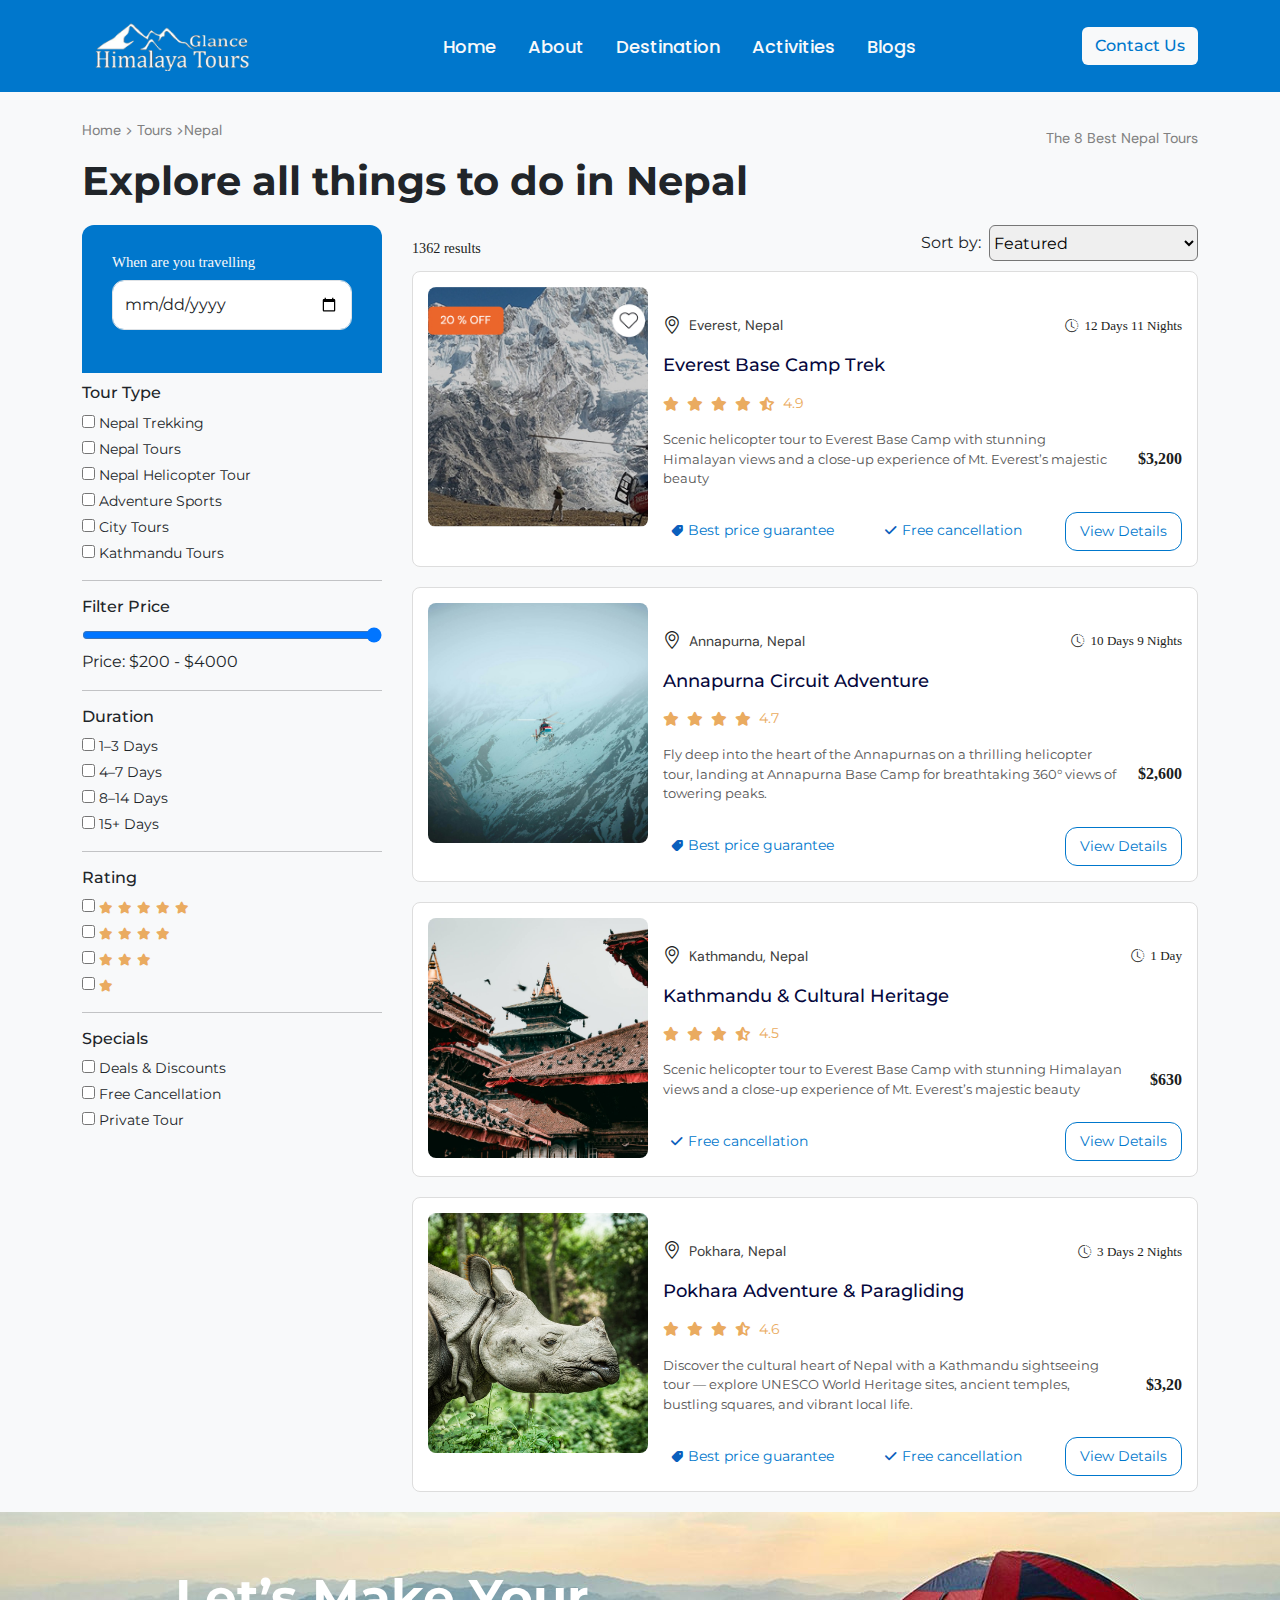
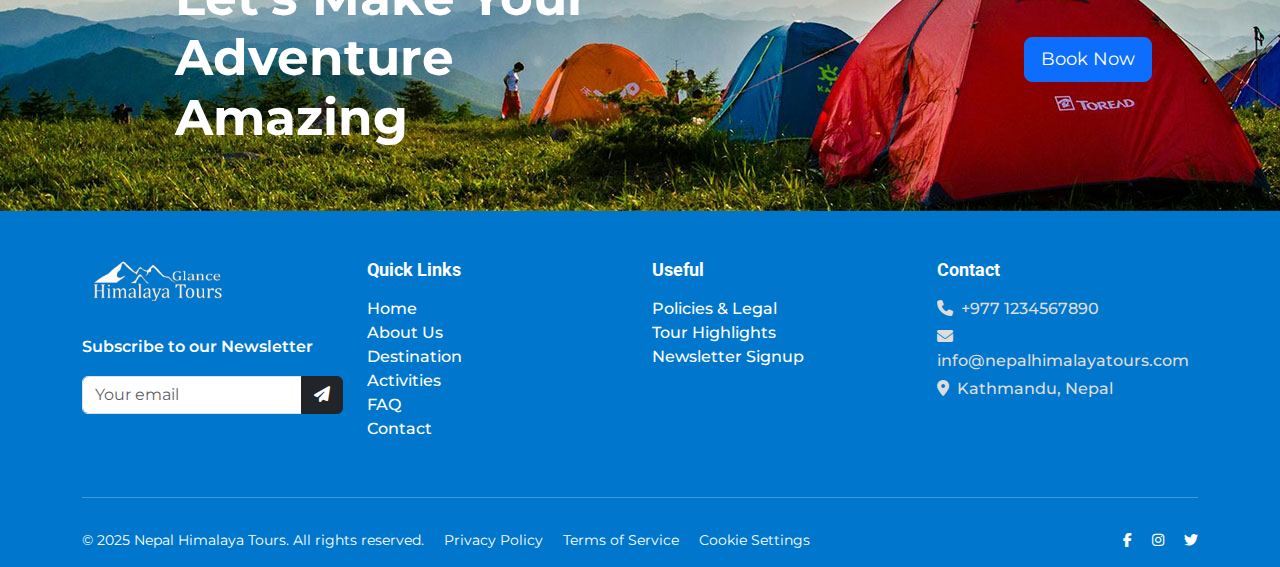
<file: destination.html>
<!DOCTYPE html>
<html lang="en">
<head>
  <meta charset="UTF-8" />
  <meta name="viewport" content="width=device-width, initial-scale=1.0" />
  <title>Himalayan Tour</title>

  <!-- Bootstrap CSS -->
  <link href="https://cdn.jsdelivr.net/npm/bootstrap@5.3.2/dist/css/bootstrap.min.css" rel="stylesheet" />
  <link rel="stylesheet" href="https://cdn.jsdelivr.net/npm/bootstrap-icons@1.11.1/font/bootstrap-icons.css" />
  <link rel="stylesheet" href="https://cdnjs.cloudflare.com/ajax/libs/font-awesome/6.4.0/css/all.min.css" />
  <link rel="stylesheet" href="style.css">
</head>
<body>
  <section id="tours-page">
    <!-- Navbar -->
    <nav id="main-navbar" class="navbar navbar-expand-lg navbar-dark position-fixed top-0 start-0 w-100 p-3">
      <div class="container">
        <a class="navbar-brand" href="index.html">
          <img src="assets/logo1.png" alt="Logo" />
        </a>
        <button class="navbar-toggler" type="button" data-bs-toggle="collapse" data-bs-target="#navbarMenu">
          <span class="navbar-toggler-icon"></span>
        </button>

        <div class="collapse navbar-collapse justify-content-center" id="navbarMenu">
          <ul class="navbar-nav mb-2 mb-lg-0">
            <li class="nav-item me-3"><a class="nav-link" href="index.html">Home</a></li>
            <li class="nav-item me-3"><a class="nav-link" href="about.html">About</a></li>
            <li class="nav-item me-3"><a class="nav-link active" href="destination.html">Destination</a></li>
            <li class="nav-item me-3"><a class="nav-link" href="activities.html">Activities</a></li>
            <li class="nav-item"><a class="nav-link" href="blogs.html">Blogs</a></li>
          </ul>
        </div>

        <div class="d-flex ms-auto">
          <a class="btn btn-contact" href="contact_us.html">Contact Us</a>
        </div>
      </div>
    </nav>
    <!-- Navbar End -->

    <div class="container">
      <div class="tours-header">
        <div class="breadcrumb">Home > Tours > <span>Nepal</span></div>
        <div class="heading">The 8 Best Nepal Tours</div>
      </div>

      <h3 class="explore-heading">Explore all things to do in Nepal</h3>

      <div class="tours-grid">
        <!-- Left Filters -->
        <aside id="filters-container">
          <div class="filter-heading">
            <h4>When are you travelling</h4>
            <input type="date" id="travel-date" class="form-control" />
          </div>

          <div class="filter-card">
            <h4>Tour Type</h4>
            <label><input type="checkbox" /> Nepal Trekking</label>
            <label><input type="checkbox" /> Nepal Tours</label>
            <label><input type="checkbox" /> Nepal Helicopter Tour</label>
            <label><input type="checkbox" /> Adventure Sports</label>
            <label><input type="checkbox" /> City Tours</label>
            <label><input type="checkbox" /> Kathmandu Tours</label>
          </div>
          <hr />
          <div class="filter-card">
            <h4>Filter Price</h4>
            <input type="range" min="100" max="5000" value="5000" />
            <p>Price: $200 - $4000</p>
          </div>
          <hr />
          <div class="filter-card">
            <h4>Duration</h4>
            <label><input type="checkbox" /> 1–3 Days</label>
            <label><input type="checkbox" /> 4–7 Days</label>
            <label><input type="checkbox" /> 8–14 Days</label>
            <label><input type="checkbox" /> 15+ Days</label>
          </div>
          <hr />
          <div class="filter-card">
            <h4>Rating</h4>
            <label><input type="checkbox" /> 
                <i class="fas fa-star"></i>
                <i class="fas fa-star"></i>
                <i class="fas fa-star"></i>
                <i class="fas fa-star"></i>
                <i class="fas fa-star"></i>
            </label>
            <label><input type="checkbox" /> 
                <i class="fas fa-star"></i>
                <i class="fas fa-star"></i>
                <i class="fas fa-star"></i>
                <i class="fas fa-star"></i>
            </label>
            <label><input type="checkbox" /> 
                <i class="fas fa-star"></i>
                <i class="fas fa-star"></i>
                <i class="fas fa-star"></i>
            </label>
            <label><input type="checkbox" /> 
                <i class="fas fa-star"></i>
            </label>
        </div>

          <hr />
          <div class="filter-card">
            <h4>Specials</h4>
            <label><input type="checkbox" /> Deals & Discounts</label>
            <label><input type="checkbox" /> Free Cancellation</label>
            <label><input type="checkbox" /> Private Tour</label>
          </div>
        </aside>

        <!-- Right Section -->
        <div id="right-section">
          <div id="results-row">
            <div id="results-count">1362 results</div>
            <div id="sort-wrap">
              <label for="sort-select">Sort by:</label>
              <select id="sort-select">
                <option>Featured</option>
                <option>Price: Low to High</option>
                <option>Price: High to Low</option>
                <option>Duration: Short to Long</option>
                <option>Rating: High to Low</option>
              </select>
            </div>
          </div>

          <!-- Tour Cards -->
          <div id="tours-container">
            <article class="tour-card">
              <div class="tour-media">
                <img src="images/dummy-image1.jpg" alt="Everest Base Camp Trek" />
              </div>
              <div class="tour-main">
                <div class="card-top">
                  <div class="location"><i class="bi bi-geo-alt"></i> Everest, Nepal</div>
                  <div class="duration"><i class="bi bi-clock-history"></i> 12 Days 11 Nights</div>
                </div>
                <h4 class="tour-title">Everest Base Camp Trek</h4>
                <div class="rating"><i class="fas fa-star"></i><i class="fas fa-star"></i><i class="fas fa-star"></i><i class="fas fa-star"></i><i class="fas fa-star-half-alt"></i> 4.9</div>
                <div class="desc-row">
                  <p class="tour-desc">Scenic helicopter tour to Everest Base Camp with stunning Himalayan views and a close-up experience of Mt. Everest’s majestic beauty</p>
                  <div class="price">$3,200</div>
                </div>
                <div class="card-bottom">
                  <span class="feature"><i class="fas fa-tag fa-rotate-90"></i> Best price guarantee</span>
                  <span class="feature"><i class="fas fa-check"></i> Free cancellation</span>
                  <a href="destination_details.html" class="btn-details">View Details</a>
                </div>
              </div>
            </article>

            <article class="tour-card">
              <div class="tour-media">
                <img src="images/dummy-image2.jpg" alt="Annapurna Circuit" />
              </div>
              <div class="tour-main">
                <div class="card-top">
                  <div class="location"><i class="bi bi-geo-alt"></i> Annapurna, Nepal</div>
                  <div class="duration"><i class="bi bi-clock-history"></i> 10 Days 9 Nights</div>
                </div>
                <h4 class="tour-title">Annapurna Circuit Adventure</h4>
                <div class="rating"><i class="fas fa-star"></i><i class="fas fa-star"></i><i class="fas fa-star"></i><i class="fas fa-star"></i> 4.7</div>
                <div class="desc-row">
                  <p class="tour-desc">Fly deep into the heart of the Annapurnas on a thrilling helicopter tour, landing at Annapurna Base Camp for breathtaking 360° views of towering peaks.</p>
                  <div class="price">$2,600</div>
                </div>

                <div class="card-bottom">
                  <span class="feature"><i class="fas fa-tag fa-rotate-90"></i> Best price guarantee</span>
                  <a href="destination_details.html" class="btn-details">View Details</a>
                </div>
              </div>
            </article>

            <article class="tour-card">
              <div class="tour-media">
                <img src="images/dummy-image3.jpg" alt="Kathmandu" />
              </div>
              <div class="tour-main">
                <div class="card-top">
                  <div class="location"><i class="bi bi-geo-alt"></i> Kathmandu, Nepal</div>
                  <div class="duration"><i class="bi bi-clock-history"></i> 1 Day</div>
                </div>
                <h4 class="tour-title">Kathmandu & Cultural Heritage</h4>
                <div class="rating"><i class="fas fa-star"></i><i class="fas fa-star"></i><i class="fas fa-star"></i><i class="fas fa-star-half-alt"></i> 4.5</div>
                <div class="desc-row">
                  <p class="tour-desc">Scenic helicopter tour to Everest Base Camp with stunning Himalayan views and a close-up experience of Mt. Everest’s majestic beauty</p>
                  <div class="price">$630</div>
                </div>
                <div class="card-bottom">
                  <span class="feature"><i class="fas fa-check"></i> Free cancellation</span>
                  <a href="destination_details.html" class="btn-details">View Details</a>
                </div>
              </div>
            </article>

            <article class="tour-card">
              <div class="tour-media">
                <img src="images/dummy-image4.jpg" alt="Pokhara" />
              </div>
              <div class="tour-main">
                <div class="card-top">
                  <div class="location"><i class="bi bi-geo-alt"></i> Pokhara, Nepal</div>
                  <div class="duration"><i class="bi bi-clock-history"></i> 3 Days 2 Nights</div>
                </div>
                <h4 class="tour-title">Pokhara Adventure & Paragliding</h4>
                <div class="rating"><i class="fas fa-star"></i><i class="fas fa-star"></i><i class="fas fa-star"></i><i class="fas fa-star-half-alt"></i> 4.6</div>
                <div class="desc-row">
                  <p class="tour-desc">Discover the cultural heart of Nepal with a Kathmandu 
                    sightseeing tour — explore UNESCO World Heritage sites, ancient temples, bustling squares, and vibrant local life.</p>
                  <div class="price">$3,20</div>
                </div>
                <div class="card-bottom">
                  <span class="feature"><i class="fas fa-tag fa-rotate-90"></i> Best price guarantee</span>
                  <span class="feature"><i class="fas fa-check"></i> Free cancellation</span>
                  <a href="destination_details.html" class="btn-details">View Details</a>
                </div>
              </div>
            </article>

            <!-- You can continue with Chitwan, Rara, Lumbini, Bhaktapur the same way -->
          </div>

          <!-- Pagination -->
          <!-- <div id="pagination" class="mt-3 text-center">
            <button class="btn btn-primary btn-sm">1</button>
            <button class="btn btn-outline-secondary btn-sm">2</button>
          </div> -->
        </div>
      </div>
    </div>

    <!-- Booking Section -->
    <section class="booking-section">
        <div class="container-fluid d-flex justify-content-center p-0">
            <div class="position-relative" 
                style="width: 100%; height: 299px; background-image: url('images/banner.jpg'); background-size: cover; background-position: center;">
                <div class="row h-100 align-items-center m-0">
                    <div class="col-md-6 text-start ps-4 ps-md-5">
                        <h2>Let’s Make Your <br> Adventure Amazing</h2>
                    </div>
                    <div class="booking col-md-6 text-end pe-4 pe-md-5">
                        <a href="#" class="btn btn-primary btn-lg">Book Now</a>
                    </div>
                </div>
            </div>
        </div>
    </section>

    <footer id="footer" class="text-white pt-5">
        <div class="container">
            <div class="row">
                <!-- Column 1: Logo & Email Form -->
                <div class="col-md-3 mb-4">
                    <img src="assets/logo1.png" alt="Logo" class="mb-3" style="width:150px;">
                    <h6>Subscribe to our Newsletter</h6>
                    <form class="d-flex">
                    <div class="input-group">
                        <input type="email" class="form-control" placeholder="Your email" required>
                        <button class="btn btn-dark" type="submit">
                            <i class="fas fa-paper-plane"></i>
                        </button>
                    </div>
                </form>
                </div>

                <!-- Column 2: Quick Links -->
                <div class="col-md-3 mb-4">
                    <h5 class="mb-3 text-white">Quick Links</h5>
                    <ul class="list-unstyled">
                        <li><a href="index.html" class="text-white text-decoration-none">Home</a></li>
                        <li><a href="about.html" class="text-white text-decoration-none">About Us</a></li>
                        <li><a href="destination.html" class="text-white text-decoration-none">Destination</a></li>
                        <li><a href="activities.html" class="text-white text-decoration-none">Activities</a></li>
                        <li><a href="faq.html" class="text-white text-decoration-none">FAQ</a></li>
                        <li><a href="contact_us.html" class="text-white text-decoration-none">Contact</a></li>
                    </ul>
                </div>

                <!-- Column 3: Travel Guide -->
                <div class="col-md-3 mb-4">
                    <h5 class="mb-3 text-white">Useful</h5>
                    <ul class="list-unstyled">
                        <li><a href="privacy_policy.html" class="text-white text-decoration-none">Policies & Legal</a></li>
                        <li><a href="#" class="text-white text-decoration-none">Tour Highlights</a></li>
                        <li><a href="#" class="text-white text-decoration-none">Newsletter Signup</a></li>
                        <!-- <li><a href="#" class="text-white text-decoration-none">Restaurants</a></li>
                        <li><a href="#" class="text-white text-decoration-none">Travel Blogs</a></li> -->
                    </ul>
                </div>

                <!-- Column 4: Contact -->
                <div class="col-md-3 mb-4">
                    <h5 class="mb-3 text-white">Contact</h5>
                    <p class="mb-1"><i class="fas fa-phone-alt fa-flip-horizontal me-2"></i>+977 1234567890</p>
                    <p class="mb-1"><i class="fas fa-envelope me-2"></i>info@nepalhimalayatours.com</p>
                    <p class="mb-0"><i class="fas fa-map-marker-alt me-2"></i>Kathmandu, Nepal</p>
                </div>
            </div>

            <hr class="border-light">

            <!-- Bottom Row -->
            <div class="d-flex justify-content-between align-items-center py-3 flex-wrap" style="font-weight: 400; font-size: 14px;">
                <!-- Left Side: Text & Links -->
                <div class="text-white mb-2 mb-md-0">
                    <span class="me-3">© 2025 Nepal Himalaya Tours. All rights reserved.</span>
                    <a href="#" class="text-white text-decoration-none me-3">Privacy Policy</a>
                    <a href="#" class="text-white text-decoration-none me-3">Terms of Service</a>
                    <a href="#" class="text-white text-decoration-none">Cookie Settings</a>
                </div>

                <!-- Right Side: Social Icons -->
                <div>
                    <a href="#" class="text-white me-3"><i class="fab fa-facebook-f"></i></a>
                    <a href="#" class="text-white me-3"><i class="fab fa-instagram"></i></a>
                    <a href="#" class="text-white"><i class="fab fa-twitter"></i></a>
                </div>
            </div>

        </div>
    </footer>
  </section>

  <!-- Bootstrap JS -->
  <script src="https://cdn.jsdelivr.net/npm/bootstrap@5.3.2/dist/js/bootstrap.bundle.min.js"></script>
</body>
</html>
</file>
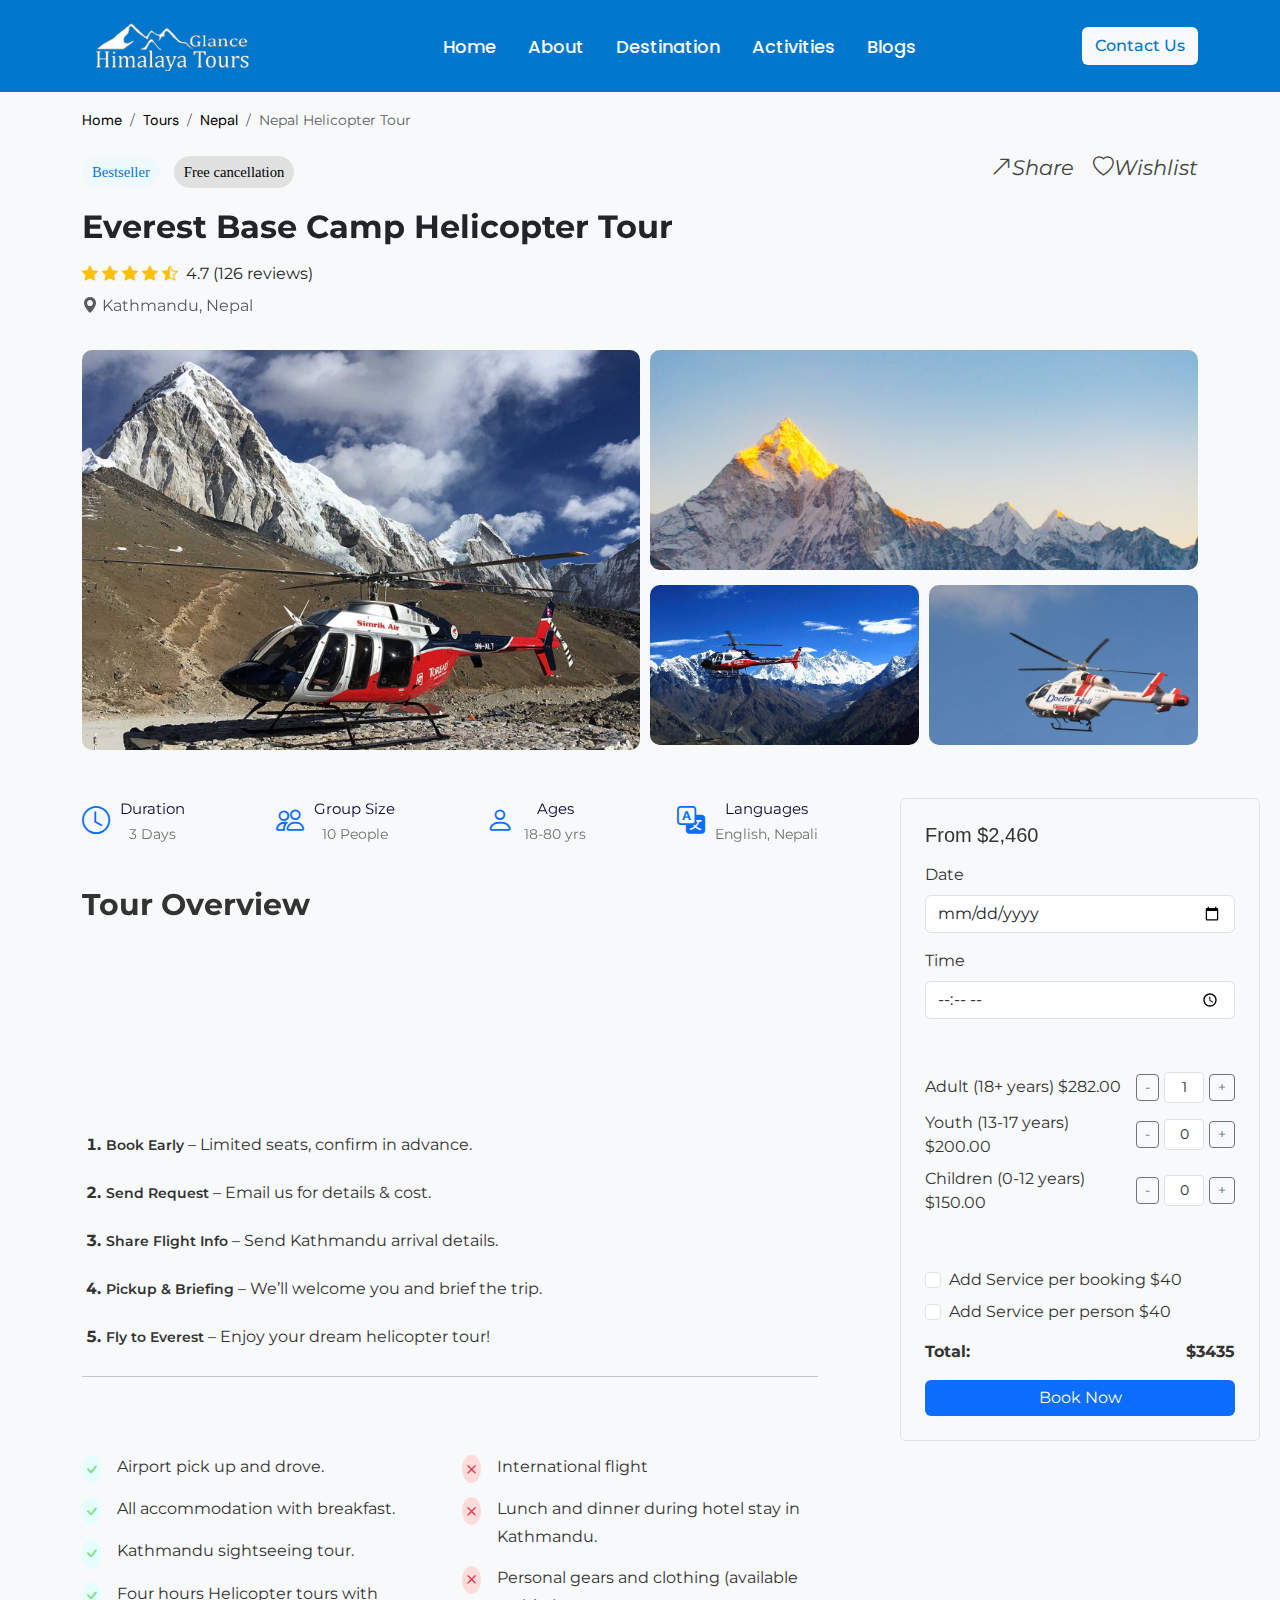
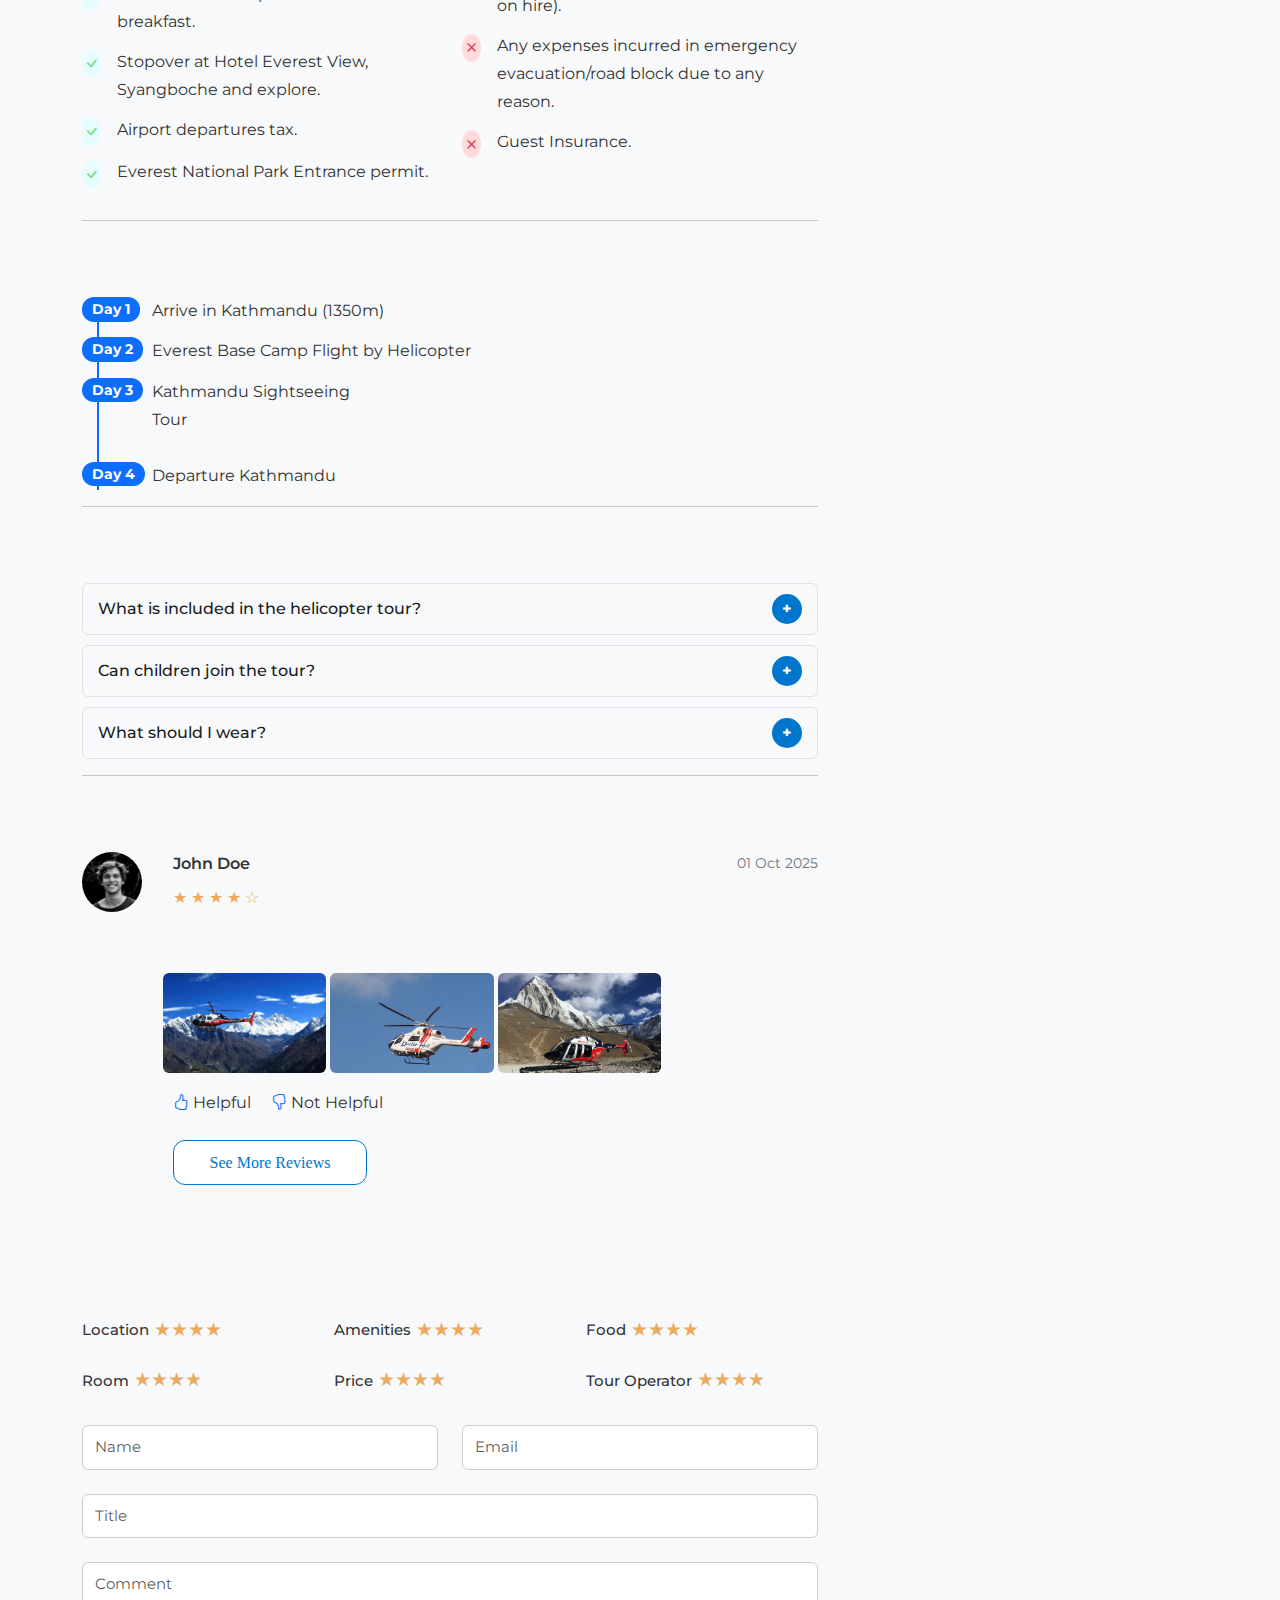
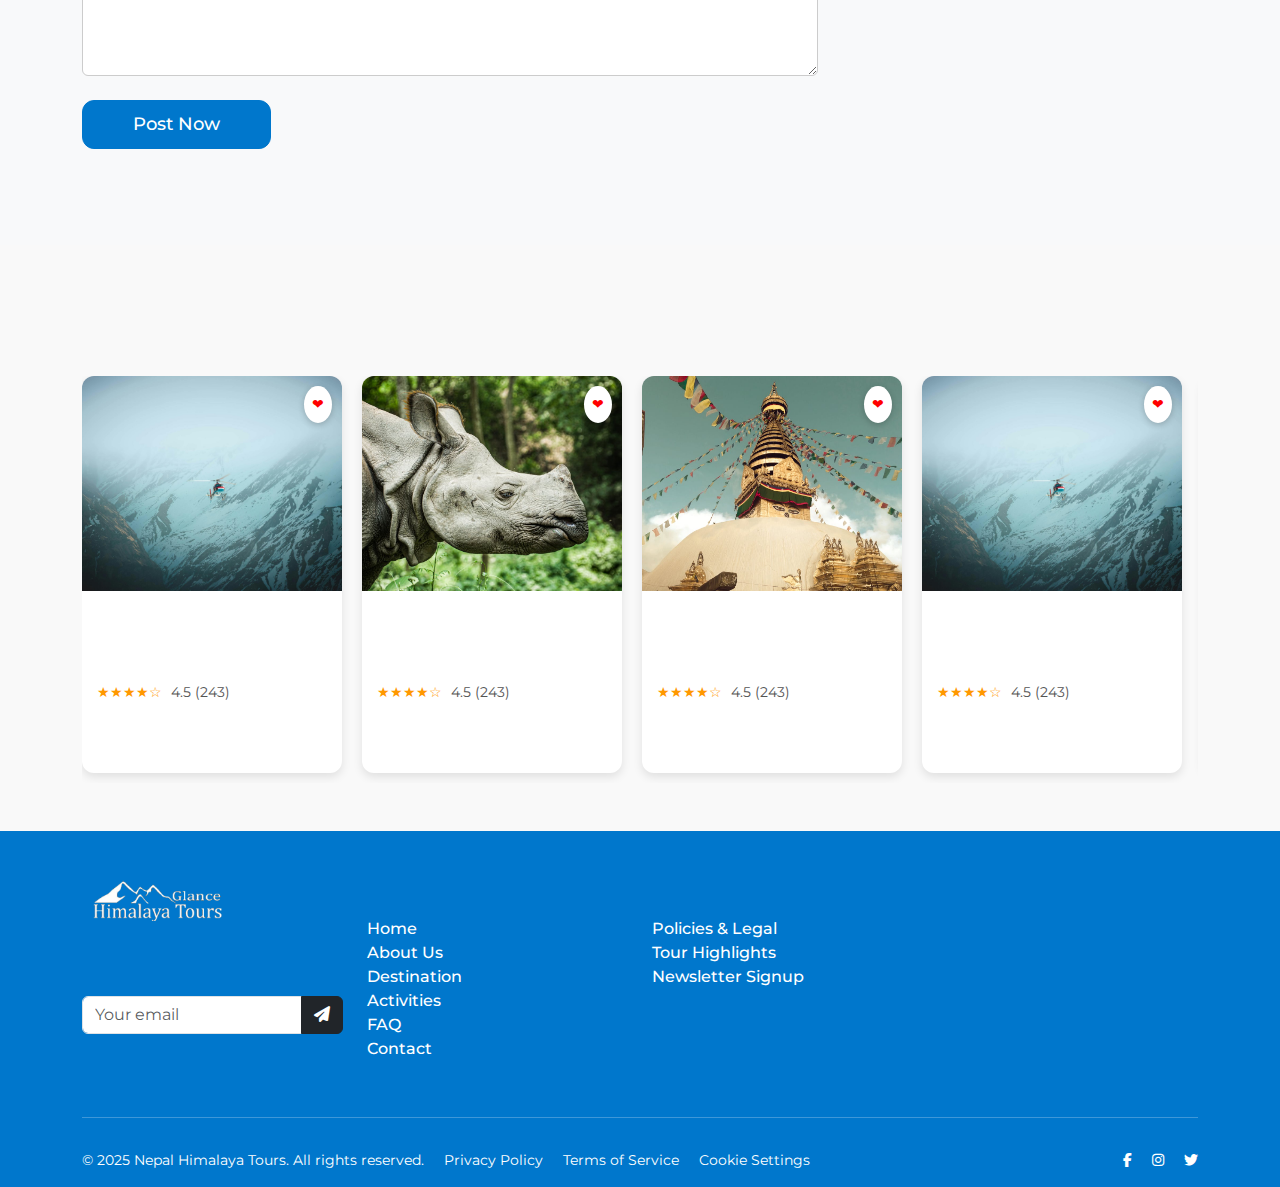
<file: destination_details.html>
<!DOCTYPE html>
<html lang="en">
<head>
    <meta charset="UTF-8">
    <meta name="viewport" content="width=device-width, initial-scale=1.0">
    <title>Himalayan Tour</title>
    <!-- Bootstrap CSS -->
    <link href="https://cdn.jsdelivr.net/npm/bootstrap@5.3.2/dist/css/bootstrap.min.css" rel="stylesheet">
    <!-- Bootstrap Icons -->
    <link rel="stylesheet" href="https://cdn.jsdelivr.net/npm/bootstrap-icons@1.11.1/font/bootstrap-icons.css">
    
    <link rel="stylesheet" href="https://cdnjs.cloudflare.com/ajax/libs/animate.css/4.1.1/animate.min.css"/>
    <link rel="stylesheet" href="https://cdnjs.cloudflare.com/ajax/libs/font-awesome/6.4.0/css/all.min.css">

    <link rel="stylesheet" href="style.css">
</head>
<body>
    <!-- Main Navbar -->
    <!-- Navbar overlay -->
    <nav id="main-navbar" class="navbar navbar-expand-lg navbar-dark position-fixed top-0 start-0 w-100 p-3">
        <div class="container">
            <!-- Logo -->
            <a class="navbar-brand" href="index.html">
                <img src="assets/logo1.png" alt="Logo">
            </a>

            <!-- Hamburger toggle button for mobile -->
            <button class="navbar-toggler" type="button" data-bs-toggle="collapse" data-bs-target="#navbarMenu"
                aria-controls="navbarMenu" aria-expanded="false" aria-label="Toggle navigation">
                <span class="navbar-toggler-icon"></span>
            </button>

            <!-- Menu items center -->
            <div class="collapse navbar-collapse justify-content-center" id="navbarMenu">
                <ul class="navbar-nav mb-2 mb-lg-0">
                    <li class="nav-item me-3"><a class="nav-link" href="index.html">Home</a></li>
                    <li class="nav-item me-3"><a class="nav-link" href="about.html">About</a></li>
                    <li class="nav-item me-3"><a class="nav-link" href="destination.html">Destination</a></li>
                    <li class="nav-item me-3"><a class="nav-link" href="activities.html">Activities</a></li>
                    <li class="nav-item"><a class="nav-link" href="blogs.html">Blogs</a></li>
                </ul>
            </div>

            <!-- Contact Us button right -->
            <div class="d-flex ms-auto">
                <a class="btn btn-contact" href="contact_us.html">Contact Us</a>
            </div>
        </div>
    </nav>
    <!-- Main Navbar End -->

    <section id="destination-details" class="container">
        <!-- Breadcrumb -->
        <div class="row mb-3">
            <div class="col-12">
                <nav aria-label="breadcrumb">
                    <ol class="breadcrumb mb-1" id="breadcrumb-path">
                        <li class="breadcrumb-item"><a href="#">Home</a></li>
                        <li class="breadcrumb-item"><a href="#">Tours</a></li>
                        <li class="breadcrumb-item"><a href="#">Nepal</a></li>
                        <li class="breadcrumb-item active" aria-current="page">Nepal Helicopter Tour</li>
                    </ol>
                </nav>
            </div>
        </div>

        <!-- Top Info -->
        <div class="row align-items-start">
            <div class="col-md-8">
                <div id="tour-badges" class="mb-4 mt-2">
                    <a href="#" id="badge-bestseller" class="badge-bestseller">Bestseller</a>
                    <a href="#" id="badge-cancel" class="badge-cancel">Free cancellation</a>
                </div>

                <h2 id="tour-title" class="fw-bold mb-3">Everest Base Camp Helicopter Tour</h2>

                <div class="d-flex align-items-center mb-2">
                    <div id="tour-rating" class="me-3">
                        <i class="bi bi-star-fill text-warning"></i>
                        <i class="bi bi-star-fill text-warning"></i>
                        <i class="bi bi-star-fill text-warning"></i>
                        <i class="bi bi-star-fill text-warning"></i>
                        <i class="bi bi-star-half text-warning"></i>
                        <span class="ms-1">4.7 (126 reviews)</span>
                    </div>
                </div>

                <p id="tour-address" class="text-muted mb-2">
                    <i class="bi bi-geo-alt-fill"></i> Kathmandu, Nepal
                </p>
            </div>

            <div class="col-md-4 text-md-end mt-3 mt-md-0">
                <div id="wishlist-share" class="wishlist-share">
                    <i class="bi bi-arrow-up-right" id="btn-share" title="Share">Share</i>
                    <i class="bi bi-heart" id="btn-wishlist" title="Wishlist">Wishlist</i>
                </div>
            </div>
        </div>

        <!-- Image Gallery -->
        <div class="row mt-4">
            <div class="col-12">
                <div id="image-gallery" class="image-gallery">
                    <img id="large-image" src="images/destination_detail/main.jpg" alt="Main Tour Image" class="large-img">
                    <div class="small-imgs">
                        <img id="small-image-1" src="images/destination_detail/1.jpg" alt="Tour Image 1">
                        <img id="small-image-2" src="images/destination_detail/2.jpg" alt="Tour Image 2">
                        <img id="small-image-3" src="images/destination_detail/3.jpg" alt="Tour Image 3">
                    </div>
                </div>
            </div>
        </div>
    </section>

    <!-- ================== Tour Info Section ================== -->
    <section id="tour-info" class="container my-5">
        <div class="row">
            <!-- Left Info 80% -->
            <div id="tour-left" class="col-lg-8">
                <div id="tour-details" class="d-flex justify-content-between text-center mb-4 flex-wrap">
                    <div class="tour-detail-item">
                        <i class="bi bi-clock fs-3 mb-1"></i>
                        <div class="text">
                        <small>Duration</small>
                        <p class="mb-0">3 Days</p>
                        </div>
                    </div>
                    <div class="tour-detail-item">
                        <i class="bi bi-people fs-3 mb-1"></i>
                        <div class="text">
                        <small>Group Size</small>
                        <p class="mb-0">10 People</p>
                        </div>
                    </div>
                    <div class="tour-detail-item">
                        <i class="bi bi-person fs-3 mb-1"></i>
                        <div class="text">
                        <small>Ages</small>
                        <p class="mb-0">18-80 yrs</p>
                        </div>
                    </div>
                    <div class="tour-detail-item">
                        <i class="bi bi-translate fs-3 mb-1"></i>
                        <div class="text">
                        <small>Languages</small>
                        <p class="mb-0">English, Nepali</p>
                        </div>
                    </div>
                </div>

                <!-- Tour Overview -->
                <h3>Tour Overview</h3>
                <p>Helicopter Tours in Nepal is one of the best ways to explore Himalaya including Mt. Everest, Annapurna, Langtang and other parts of Nepal like Lumbini (birth place of Lor Buddha) and Janakpur. Nepal Helicopter Tour packages are being most popular now a days because of within hours can visit wonderful places of the country, So people who don't have sufficient time for trekking or holiday tours are not able to hike long days in the remote areas.</p>

                <!-- How to Book -->
                <h4>How to Book Your Trip</h4>
                <ol>
                    <li><strong>Book Early</strong> – Limited seats, confirm in advance.</li>
                    <li><strong>Send Request</strong> – Email us for details & cost.</li>
                    <li><strong>Share Flight Info</strong> – Send Kathmandu arrival details.</li>
                    <li><strong>Pickup & Briefing</strong> – We’ll welcome you and brief the trip.</li>
                    <li><strong>Fly to Everest</strong> – Enjoy your dream helicopter tour!</li>
                </ol>
                <hr>

                <!-- Trip Inclusions & Exclusions -->
                <h3>Trip Inclusions & Exclusions</h3>
                <div class="row">
                    <div class="col-md-6">
                        <ul class="list-unstyled">
                            <li><i class="bi bi-check me-2"></i>Airport pick up and drove.</li>
                            <li><i class="bi bi-check me-2"></i>All accommodation with breakfast.</li>
                            <li><i class="bi bi-check me-2"></i>Kathmandu sightseeing tour.</li>
                            <li><i class="bi bi-check me-2"></i>Four hours Helicopter tours with breakfast.</li>
                            <li><i class="bi bi-check me-2"></i>Stopover at Hotel Everest View, Syangboche and explore.</li>
                            <li><i class="bi bi-check me-2"></i>Airport departures tax.</li>
                            <li><i class="bi bi-check me-2"></i>Everest National Park Entrance permit.</li>
                        </ul>
                    </div>
                    <div class="col-md-6">
                        <ul class="list-unstyled">
                            <li><i class="bi bi-x me-2"></i>International flight</li>
                            <li><i class="bi bi-x me-2"></i>Lunch and dinner during hotel stay in Kathmandu.</li>
                            <li><i class="bi bi-x me-2"></i>Personal gears and clothing (available on hire).</li>
                            <li><i class="bi bi-x me-2"></i>Any expenses incurred in emergency evacuation/road block due to any reason.</li>
                            <li><i class="bi bi-x me-2"></i>Guest Insurance.</li>
                        </ul>
                    </div>
                </div>
                <hr>

                <!-- Itinerary -->
                <h3>Itinerary</h3>
                <ul class="timeline list-unstyled">
                    <li><span class="badge bg-primary">Day 1</span> Arrive in Kathmandu (1350m)</li>
                    <li><span class="badge bg-primary">Day 2</span> Everest Base Camp Flight by Helicopter</li>
                    <li><span class="badge bg-primary">Day 3</span> Kathmandu Sightseeing Tour
                        <p>After breakfast, enjoy a guided sightseeing tour of Kathmandu...</p>
                    </li>
                    <li><span class="badge bg-primary">Day 4</span> Departure Kathmandu</li>
                </ul>
                <hr>

                <!-- FAQ -->
                <h3>FAQ</h3>
                <div id="faq-section">
                    <div class="faq-item">
                        <div class="faq-title">
                            What is included in the helicopter tour?
                            <span class="faq-toggle">+</span>
                        </div>
                        <div class="faq-content">
                            The tour includes helicopter flight, sightseeing, hotel transfers, and lunch.
                        </div>
                    </div>

                    <div class="faq-item">
                        <div class="faq-title">
                            Can children join the tour?
                            <span class="faq-toggle">+</span>
                        </div>
                        <div class="faq-content">
                            Yes, children above 3 years are allowed, with parental supervision.
                        </div>
                    </div>

                    <div class="faq-item">
                        <div class="faq-title">
                            What should I wear?
                            <span class="faq-toggle">+</span>
                        </div>
                        <div class="faq-content">
                            Wear comfortable clothing and sunglasses; jackets are recommended in winter.
                        </div>
                    </div>
                </div>
                <hr>

                <!-- Customer Reviews -->
                <h3 class="mt-4">Customer Reviews</h3>
                <div id="customer-reviews" class="reviews">
                <div class="review d-flex mb-3">
                    <img src="images/customers/1.jpg" alt="Customer 1" class="rounded-circle me-3" width="60">

                    <div class="review-right">
                    <div class="d-flex justify-content-between align-items-center mb-1">
                        <strong>John Doe</strong>
                        <span class="review-date">01 Oct 2025</span>
                    </div>

                    <div class="review-lower">
                        <div class="review-stars mb-2">★ ★ ★ ★ ☆</div>
                        <p>
                        Great for 4-5 hours to explore. Really a lot to see and tons of photo spots. Even have a passport for you to collect all the
                        stamps as a souvenir. Must see for a Harry Potter fan.
                        </p>

                        <div id="tour-gallery" class="row mb-2">
                        <div class="col-md-3 mb-2"><img src="images/destination_detail/2.jpg" class="img-fluid rounded"></div>
                        <div class="col-md-3 mb-2"><img src="images/destination_detail/3.jpg" class="img-fluid rounded"></div>
                        <div class="col-md-3 mb-2"><img src="images/destination_detail/main.jpg" class="img-fluid rounded"></div>
                        </div>

                        <div class="review-actions">
                        <i class="bi bi-hand-thumbs-up me-1"></i>Helpful
                        <i class="bi bi-hand-thumbs-down ms-3 me-1"></i>Not Helpful
                        </div>
                    </div>
                    <button id="see-more-reviews">See More Reviews</button>
                    </div>
                </div>

                </div>

                <!-- Leave a Reply Form -->
                <h3 class="mt-4">Leave a Reply</h3>
                <p class="reply-note">Your email address will not be published. Required fields are marked *</p>

                <form id="leave-reply-form" class="mb-5">

                    <div class="rating-grid mb-4">
                        <div class="rating-item"><label class="form-label">Location</label><span class="stars">★★★★</span></div>
                        <div class="rating-item"><label class="form-label">Amenities</label><span class="stars">★★★★</span></div>
                        <div class="rating-item"><label class="form-label">Food</label><span class="stars">★★★★</span></div>
                        <div class="rating-item"><label class="form-label">Room</label><span class="stars">★★★★</span></div>
                        <div class="rating-item"><label class="form-label">Price</label><span class="stars">★★★★</span></div>
                        <div class="rating-item"><label class="form-label">Tour Operator</label><span class="stars">★★★★</span></div>
                    </div>

                    <div class="row mb-4">
                        <div class="col-md-6">
                            <input type="text" class="form-control" id="reply-name" placeholder="Name" required>
                        </div>
                        <div class="col-md-6">
                            <input type="email" class="form-control" id="reply-email" placeholder="Email" required>
                        </div>
                    </div>

                    <div class="mb-4">
                        <input type="text" class="form-control" id="reply-title" placeholder="Title" required>
                    </div>

                    <div class="mb-4">
                        <textarea class="form-control" id="reply-comment" rows="4" placeholder="Comment" required></textarea>
                    </div>

                    <button type="submit" class="btn btn-primary">Post Now</button>
                </form>
            </div>

            <!-- Right Booking 20% -->
            <div id="tour-right" class="col-lg-4">
                <div id="booking-box" class="p-4 border rounded bg-light sticky-top">
                    <h5 class="mb-3">From $2,460</h5>

                    <!-- Date & Time -->
                    <div class="mb-3">
                        <label for="date" class="form-label">Date</label>
                        <input type="date" id="date" class="form-control">
                    </div>
                    <div class="mb-3">
                        <label for="time" class="form-label">Time</label>
                        <input type="time" id="time" class="form-control">
                    </div>

                    <!-- Tickets -->
                    <h4>Tickets</h4>
                    <div class="ticket-item d-flex justify-content-between align-items-center mb-2">
                        <span>Adult (18+ years) $282.00</span>
                        <div class="quantity-selector">
                            <button type="button" class="btn btn-sm btn-outline-secondary">-</button>
                            <input type="text" value="1" class="form-control form-control-sm text-center" style="width: 40px;">
                            <button type="button" class="btn btn-sm btn-outline-secondary">+</button>
                        </div>
                    </div>
                    <div class="ticket-item d-flex justify-content-between align-items-center mb-2">
                        <span>Youth (13-17 years) $200.00</span>
                        <div class="quantity-selector">
                            <button type="button" class="btn btn-sm btn-outline-secondary">-</button>
                            <input type="text" value="0" class="form-control form-control-sm text-center" style="width: 40px;">
                            <button type="button" class="btn btn-sm btn-outline-secondary">+</button>
                        </div>
                    </div>
                    <div class="ticket-item d-flex justify-content-between align-items-center mb-3">
                        <span>Children (0-12 years) $150.00</span>
                        <div class="quantity-selector">
                            <button type="button" class="btn btn-sm btn-outline-secondary">-</button>
                            <input type="text" value="0" class="form-control form-control-sm text-center" style="width: 40px;">
                            <button type="button" class="btn btn-sm btn-outline-secondary">+</button>
                        </div>
                    </div>

                    <!-- Add Extra Services -->
                    <h4>Add Extra</h4>
                    <div class="form-check mb-2">
                        <input type="checkbox" class="form-check-input" id="service-booking">
                        <label class="form-check-label" for="service-booking">Add Service per booking $40</label>
                    </div>
                    <div class="form-check mb-3">
                        <input type="checkbox" class="form-check-input" id="service-person">
                        <label class="form-check-label" for="service-person">Add Service per person $40</label>
                    </div>

                    <!-- Total & Book Now -->
                    <div class="d-flex justify-content-between align-items-center mb-3">
                        <strong>Total:</strong>
                        <strong>$3435</strong>
                    </div>
                    <button class="btn btn-primary w-100">Book Now</button>
                </div>
            </div>
        </div>
    </section>

    <!-- ================== Activities Section ================== -->
    <section id="activities-section" class="py-5">
        <div class="container">
            <!-- Section Heading -->
            <div class="text-center mb-5">
            <h4>You might also like...</h4>
            </div>

            <!-- Slider Wrapper -->
            <div id="activities-slider">
            <!-- Card Item -->
            <div class="activity-card">
                <div class="card-img">
                <img src="images/activities/adventures/1.jpg" alt="Activity 1">
                <div class="love-icon">&#10084;</div>
                </div>
                <div class="card-content">
                <p class="location"><i class="fas fa-map-marker-alt"></i> Kathmandu, Nepal</p>
                <h5>Bungee Jumping</h5>
                <div class="rating">
                    ★★★★☆ <span>4.5 (243)</span>
                </div>
                <div class="bottom-info">
                    <p><i class="far fa-clock"></i> 4 days</p>
                    <p class="price">From $189.25</p>
                </div>
                </div>
            </div>

            <!-- Repeat 5 more cards -->
            <div class="activity-card">
                <div class="card-img">
                <img src="images/activities/adventures/2.jpg" alt="Activity 2">
                <div class="love-icon">&#10084;</div>
                </div>
                <div class="card-content">
                <p class="location"><i class="fas fa-map-marker-alt"></i> Pokhara, Nepal</p>
                <h5>Paragliding</h5>
                <div class="rating">
                    ★★★★☆ <span>4.5 (243)</span>
                </div>
                <div class="bottom-info">
                    <p><i class="far fa-clock"></i> 4 days</p>
                    <p class="price">From $189.25</p>
                </div>
                </div>
            </div>

            <div class="activity-card">
                <div class="card-img">
                <img src="images/activities/adventures/4.jpg" alt="Activity 3">
                <div class="love-icon">&#10084;</div>
                </div>
                <div class="card-content">
                <p class="location"><i class="fas fa-map-marker-alt"></i> Chitwan, Nepal</p>
                <h5>Jungle Safari</h5>
                <div class="rating">
                    ★★★★☆ <span>4.5 (243)</span>
                </div>
                <div class="bottom-info">
                    <p><i class="far fa-clock"></i> 4 days</p>
                    <p class="price">From $189.25</p>
                </div>
                </div>
            </div>

            <div class="activity-card">
                <div class="card-img">
                <img src="images/activities/adventures/1.jpg" alt="Activity 4">
                <div class="love-icon">&#10084;</div>
                </div>
                <div class="card-content">
                <p class="location"><i class="fas fa-map-marker-alt"></i> Everest Region</p>
                <h5>Trekking</h5>
                <div class="rating">
                    ★★★★☆ <span>4.5 (243)</span>
                </div>
                <div class="bottom-info">
                    <p><i class="far fa-clock"></i> 4 days</p>
                    <p class="price">From $189.25</p>
                </div>
                </div>
            </div>

            <div class="activity-card">
                <div class="card-img">
                <img src="images/activities/adventures/2.jpg" alt="Activity 5">
                <div class="love-icon">&#10084;</div>
                </div>
                <div class="card-content">
                <p class="location"><i class="fas fa-map-marker-alt"></i> Lumbini, Nepal</p>
                <h5>Cultural Tour</h5>
                <div class="rating">
                    ★★★★☆ <span>4.5 (243)</span>
                </div>
                <div class="bottom-info">
                    <p><i class="far fa-clock"></i> 4 days</p>
                    <p class="price">From $189.25</p>
                </div>
                </div>
            </div>

            <div class="activity-card">
                <div class="card-img">
                <img src="images/activities/adventures/4.jpg" alt="Activity 6">
                <div class="love-icon">&#10084;</div>
                </div>
                <div class="card-content">
                <p class="location"><i class="fas fa-map-marker-alt"></i> Mustang, Nepal</p>
                <h5>Motorbike Tour</h5>
                <div class="rating">
                    ★★★★☆ <span>4.5 (243)</span>
                </div>
                <div class="bottom-info">
                    <p><i class="far fa-clock"></i> 4 days</p>
                    <p class="price">From $189.25</p>
                </div>
                </div>
            </div>
            </div>
        </div>
    </section>

    <!-- Footer Start -->
    <footer id="footer" class="text-white pt-5">
        <div class="container">
            <div class="row">
                <!-- Column 1: Logo & Email Form -->
                <div class="col-md-3 mb-4">
                    <img src="assets/logo1.png" alt="Logo" class="mb-3" style="width:150px;">
                    <h6>Subscribe to our Newsletter</h6>
                    <form class="d-flex">
                        <div class="input-group">
                            <input type="email" class="form-control" placeholder="Your email" required>
                            <button class="btn btn-dark" type="submit">
                                <i class="fas fa-paper-plane"></i>
                            </button>
                        </div>
                    </form>
                </div>

                <!-- Column 2: Quick Links -->
                <div class="col-md-3 mb-4">
                    <h5 class="mb-3 text-white">Quick Links</h5>
                    <ul class="list-unstyled">
                        <li><a href="index.html" class="text-white text-decoration-none">Home</a></li>
                        <li><a href="about.html" class="text-white text-decoration-none">About Us</a></li>
                        <li><a href="destination.html" class="text-white text-decoration-none">Destination</a></li>
                        <li><a href="activities.html" class="text-white text-decoration-none">Activities</a></li>
                        <li><a href="faq.html" class="text-white text-decoration-none">FAQ</a></li>
                        <li><a href="contact_us.html" class="text-white text-decoration-none">Contact</a></li>
                    </ul>
                </div>

                <!-- Column 3: Travel Guide -->
                <div class="col-md-3 mb-4">
                    <h5 class="mb-3 text-white">Travel Guide</h5>
                    <ul class="list-unstyled">
                        <li><a href="privacy_policy.html" class="text-white text-decoration-none">Policies & Legal</a></li>
                        <li><a href="#" class="text-white text-decoration-none">Tour Highlights</a></li>
                        <li><a href="#" class="text-white text-decoration-none">Newsletter Signup</a></li>
                        <!-- <li><a href="#" class="text-white text-decoration-none">Restaurants</a></li>
                        <li><a href="#" class="text-white text-decoration-none">Travel Blogs</a></li> -->
                    </ul>
                </div>

                <!-- Column 4: Contact -->
                <div class="col-md-3 mb-4">
                    <h5 class="mb-3 text-white">Contact</h5>
                    <p class="mb-1"><i class="fas fa-phone-alt fa-flip-horizontal me-2"></i>+977 1234567890</p>
                    <p class="mb-1"><i class="fas fa-envelope me-2"></i>info@nepalhimalayatours.com</p>
                    <p class="mb-0"><i class="fas fa-map-marker-alt me-2"></i>Kathmandu, Nepal</p>
                </div>
            </div>

            <hr class="border-light">

            <!-- Bottom Row -->
            <div class="d-flex justify-content-between align-items-center py-3 flex-wrap" style="font-weight: 400; font-size: 14px;">
                <!-- Left Side: Text & Links -->
                <div class="text-white mb-2 mb-md-0">
                    <span class="me-3">© 2025 Nepal Himalaya Tours. All rights reserved.</span>
                    <a href="#" class="text-white text-decoration-none me-3">Privacy Policy</a>
                    <a href="#" class="text-white text-decoration-none me-3">Terms of Service</a>
                    <a href="#" class="text-white text-decoration-none">Cookie Settings</a>
                </div>

                <!-- Right Side: Social Icons -->
                <div>
                    <a href="#" class="text-white me-3"><i class="fab fa-facebook-f"></i></a>
                    <a href="#" class="text-white me-3"><i class="fab fa-instagram"></i></a>
                    <a href="#" class="text-white"><i class="fab fa-twitter"></i></a>
                </div>
            </div>

        </div>
    </footer>
    <!-- Footer End -->  

    <!-- Bootstrap JS -->
    <script src="https://cdn.jsdelivr.net/npm/bootstrap@5.3.2/dist/js/bootstrap.bundle.min.js"></script>  
    <script src="script.js"></script>
</body>
</html>
</file>
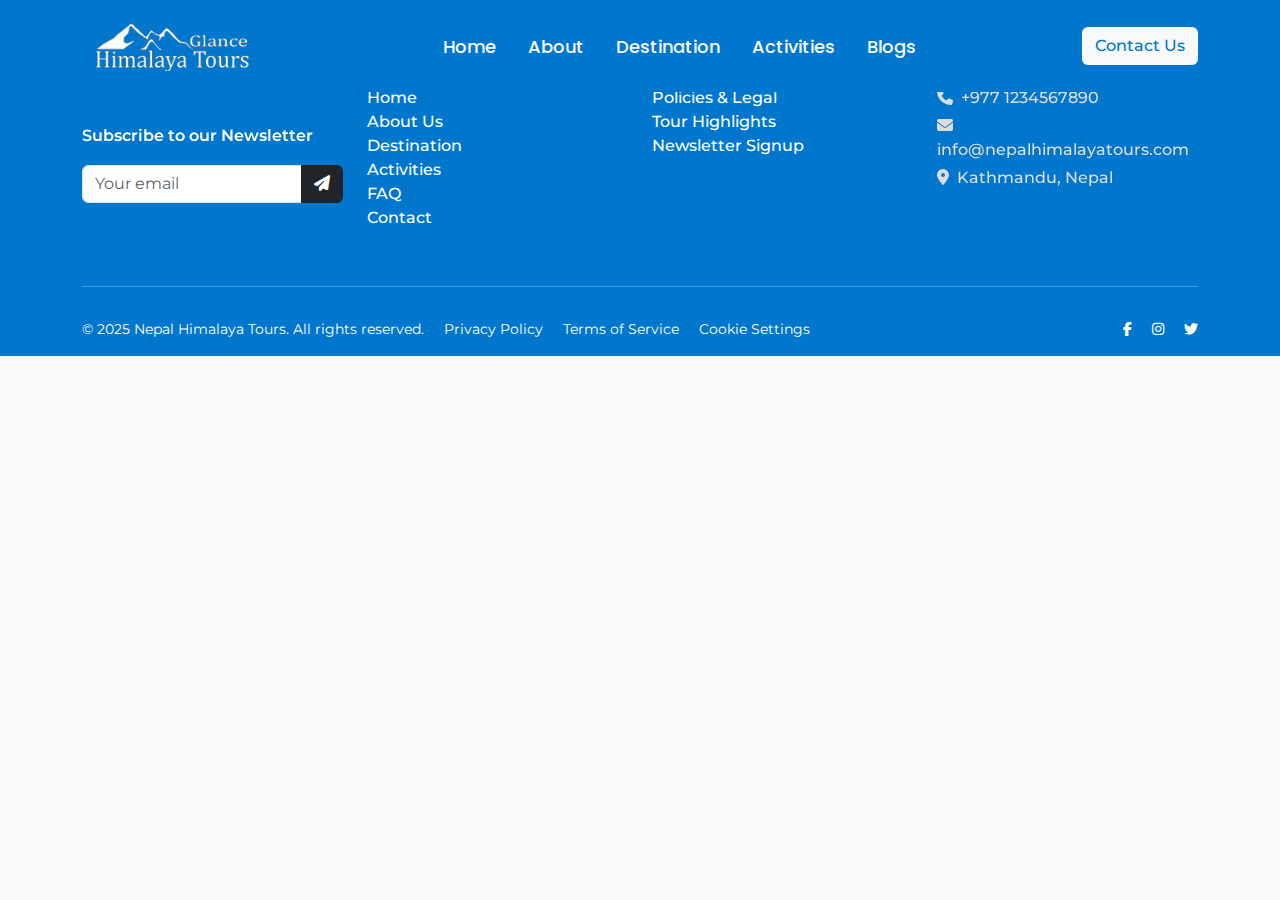
<file: details.html>
<!DOCTYPE html>
<html lang="en">
<head>
    <meta charset="UTF-8">
    <meta name="viewport" content="width=device-width, initial-scale=1.0">
    <title>Himalayan Tour</title>
    <!-- Bootstrap CSS -->
    <link href="https://cdn.jsdelivr.net/npm/bootstrap@5.3.2/dist/css/bootstrap.min.css" rel="stylesheet">
    <!-- Bootstrap Icons -->
    <link rel="stylesheet" href="https://cdn.jsdelivr.net/npm/bootstrap-icons@1.11.1/font/bootstrap-icons.css">
    
    <link rel="stylesheet" href="https://cdnjs.cloudflare.com/ajax/libs/animate.css/4.1.1/animate.min.css"/>
    <link rel="stylesheet" href="https://cdnjs.cloudflare.com/ajax/libs/font-awesome/6.4.0/css/all.min.css">

    <link rel="stylesheet" href="style.css">
</head>
<body>
    <!-- Main Navbar -->
    <!-- Navbar overlay -->
    <nav id="main-navbar" class="navbar navbar-expand-lg navbar-dark position-fixed top-0 start-0 w-100 p-3">
        <div class="container">
            <!-- Logo -->
            <a class="navbar-brand" href="#home">
                <img src="assets/logo1.png" alt="Logo">
            </a>

            <!-- Hamburger toggle button for mobile -->
            <button class="navbar-toggler" type="button" data-bs-toggle="collapse" data-bs-target="#navbarMenu"
                aria-controls="navbarMenu" aria-expanded="false" aria-label="Toggle navigation">
                <span class="navbar-toggler-icon"></span>
            </button>

            <!-- Menu items center -->
            <div class="collapse navbar-collapse justify-content-center" id="navbarMenu">
                <ul class="navbar-nav mb-2 mb-lg-0">
                    <li class="nav-item me-3"><a class="nav-link" href="index.html">Home</a></li>
                    <li class="nav-item me-3"><a class="nav-link" href="about.html">About</a></li>
                    <li class="nav-item me-3"><a class="nav-link" href="destination.html">Destination</a></li>
                    <li class="nav-item me-3"><a class="nav-link" href="activities.html">Activities</a></li>
                    <li class="nav-item"><a class="nav-link" href="blogs.html">Blogs</a></li>
                </ul>
            </div>

            <!-- Contact Us button right -->
            <div class="d-flex ms-auto">
                <a class="btn btn-contact" href="contact_us.html">Contact Us</a>
            </div>
        </div>
    </nav>
    <!-- Main Navbar End -->
      <!-- Footer Start -->
    <footer id="footer" class="text-white pt-5">
        <div class="container">
            <div class="row">
                <!-- Column 1: Logo & Email Form -->
                <div class="col-md-3 mb-4">
                    <img src="assets/logo1.png" alt="Logo" class="mb-3" style="width:150px;">
                    <h6>Subscribe to our Newsletter</h6>
                    <form class="d-flex">
                    <div class="input-group">
                        <input type="email" class="form-control" placeholder="Your email" required>
                        <button class="btn btn-dark" type="submit">
                            <i class="fas fa-paper-plane"></i>
                        </button>
                    </div>
                </form>
                </div>

                <!-- Column 2: Quick Links -->
                <div class="col-md-3 mb-4">
                    <h5 class="mb-3 text-white">Quick Links</h5>
                    <ul class="list-unstyled">
                        <li><a href="index.html" class="text-white text-decoration-none">Home</a></li>
                        <li><a href="about.html" class="text-white text-decoration-none">About Us</a></li>
                        <li><a href="destination.html" class="text-white text-decoration-none">Destination</a></li>
                        <li><a href="activities.html" class="text-white text-decoration-none">Activities</a></li>
                        <li><a href="#" class="text-white text-decoration-none">FAQ</a></li>
                        <li><a href="contact_us.html" class="text-white text-decoration-none">Contact</a></li>
                    </ul>
                </div>

                <!-- Column 3: Travel Guide -->
                <div class="col-md-3 mb-4">
                    <h5 class="mb-3 text-white">Travel Guide</h5>
                    <ul class="list-unstyled">
                        <li><a href="#" class="text-white text-decoration-none">Policies & Legal</a></li>
                        <li><a href="#" class="text-white text-decoration-none">Tour Highlights</a></li>
                        <li><a href="#" class="text-white text-decoration-none">Newsletter Signup</a></li>
                        <!-- <li><a href="#" class="text-white text-decoration-none">Restaurants</a></li>
                        <li><a href="#" class="text-white text-decoration-none">Travel Blogs</a></li> -->
                    </ul>
                </div>

                <!-- Column 4: Contact -->
                <div class="col-md-3 mb-4">
                    <h5 class="mb-3 text-white">Contact</h5>
                    <p class="mb-1"><i class="fas fa-phone-alt fa-flip-horizontal me-2"></i>+977 1234567890</p>
                    <p class="mb-1"><i class="fas fa-envelope me-2"></i>info@nepalhimalayatours.com</p>
                    <p class="mb-0"><i class="fas fa-map-marker-alt me-2"></i>Kathmandu, Nepal</p>
                </div>
            </div>

            <hr class="border-light">

            <!-- Bottom Row -->
            <div class="d-flex justify-content-between align-items-center py-3 flex-wrap" style="font-weight: 400; font-size: 14px;">
                <!-- Left Side: Text & Links -->
                <div class="text-white mb-2 mb-md-0">
                    <span class="me-3">© 2025 Nepal Himalaya Tours. All rights reserved.</span>
                    <a href="#" class="text-white text-decoration-none me-3">Privacy Policy</a>
                    <a href="#" class="text-white text-decoration-none me-3">Terms of Service</a>
                    <a href="#" class="text-white text-decoration-none">Cookie Settings</a>
                </div>

                <!-- Right Side: Social Icons -->
                <div>
                    <a href="#" class="text-white me-3"><i class="fab fa-facebook-f"></i></a>
                    <a href="#" class="text-white me-3"><i class="fab fa-instagram"></i></a>
                    <a href="#" class="text-white"><i class="fab fa-twitter"></i></a>
                </div>
            </div>

        </div>
    </footer>
    <!-- Footer End -->  
    <!-- Bootstrap JS -->
    <script src="https://cdn.jsdelivr.net/npm/bootstrap@5.3.2/dist/js/bootstrap.bundle.min.js"></script>  
    <script src="script.js"></script>
</body>
</html>
</file>
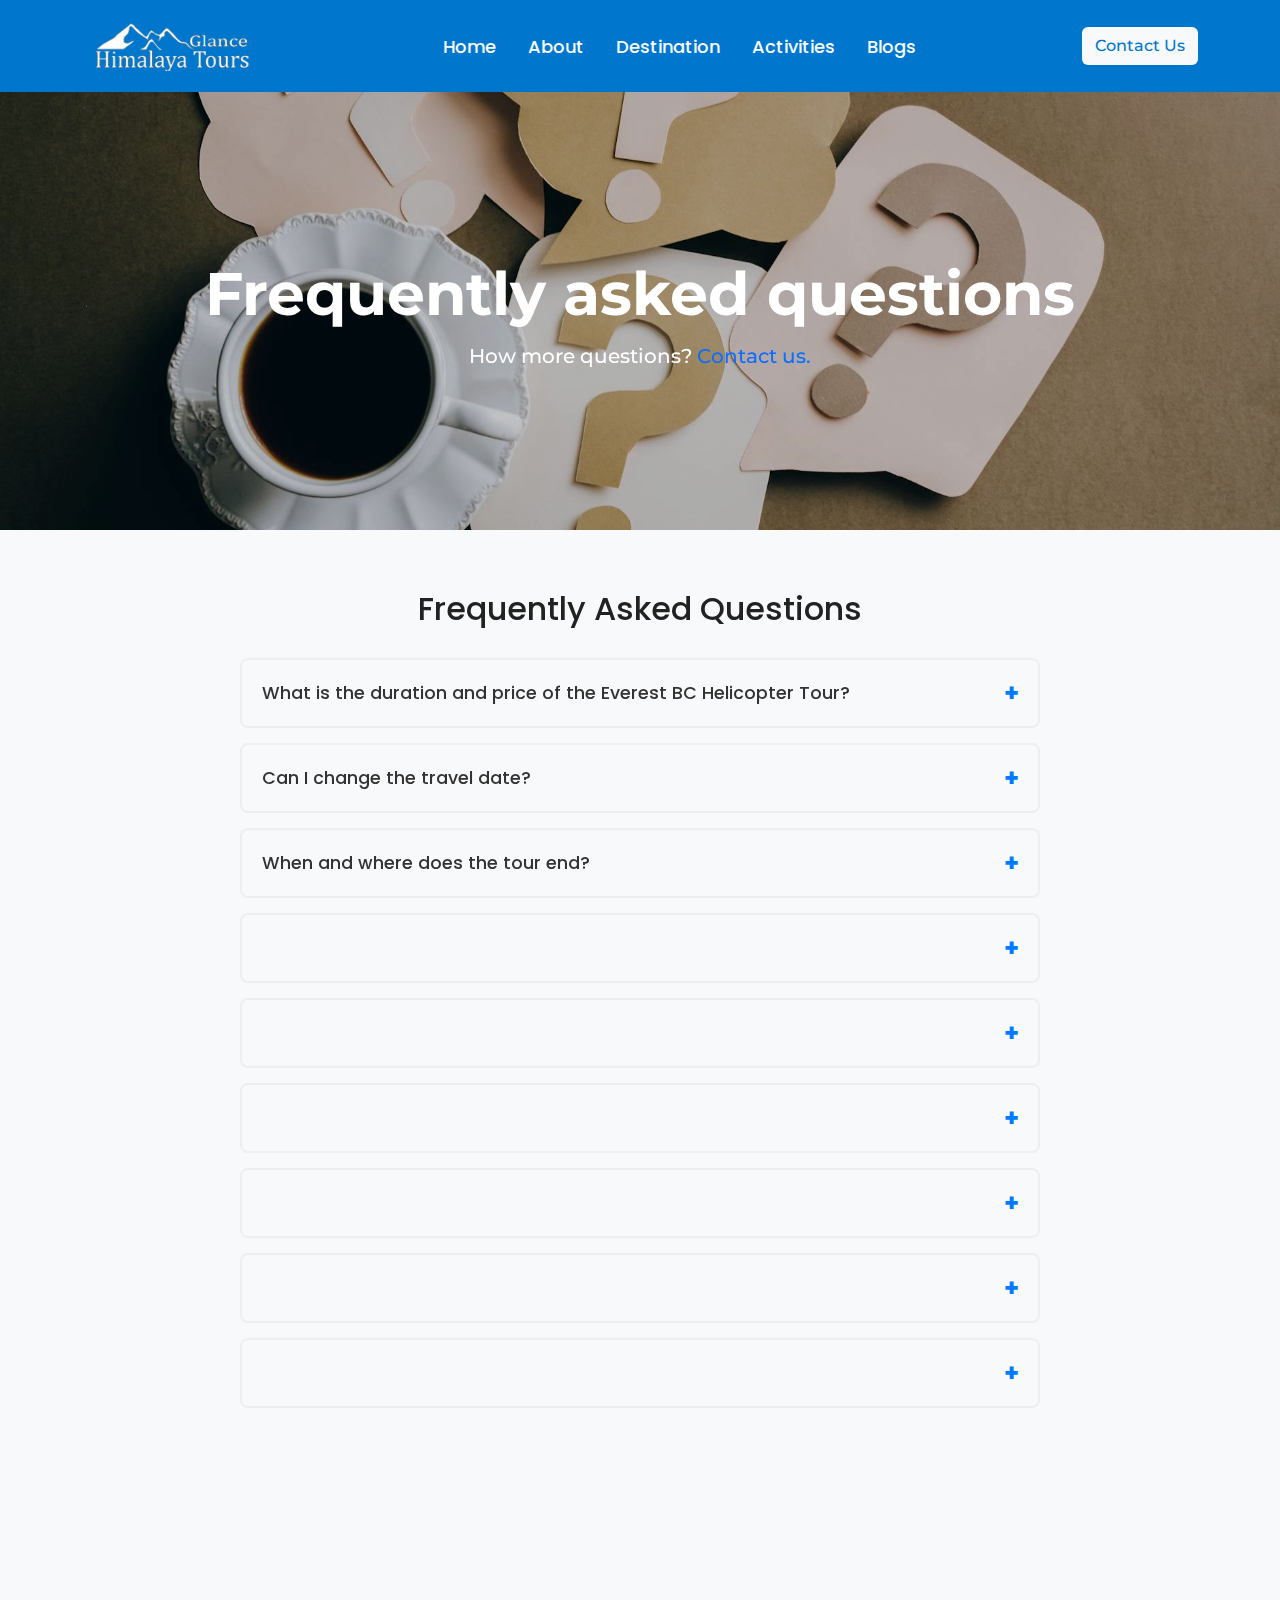
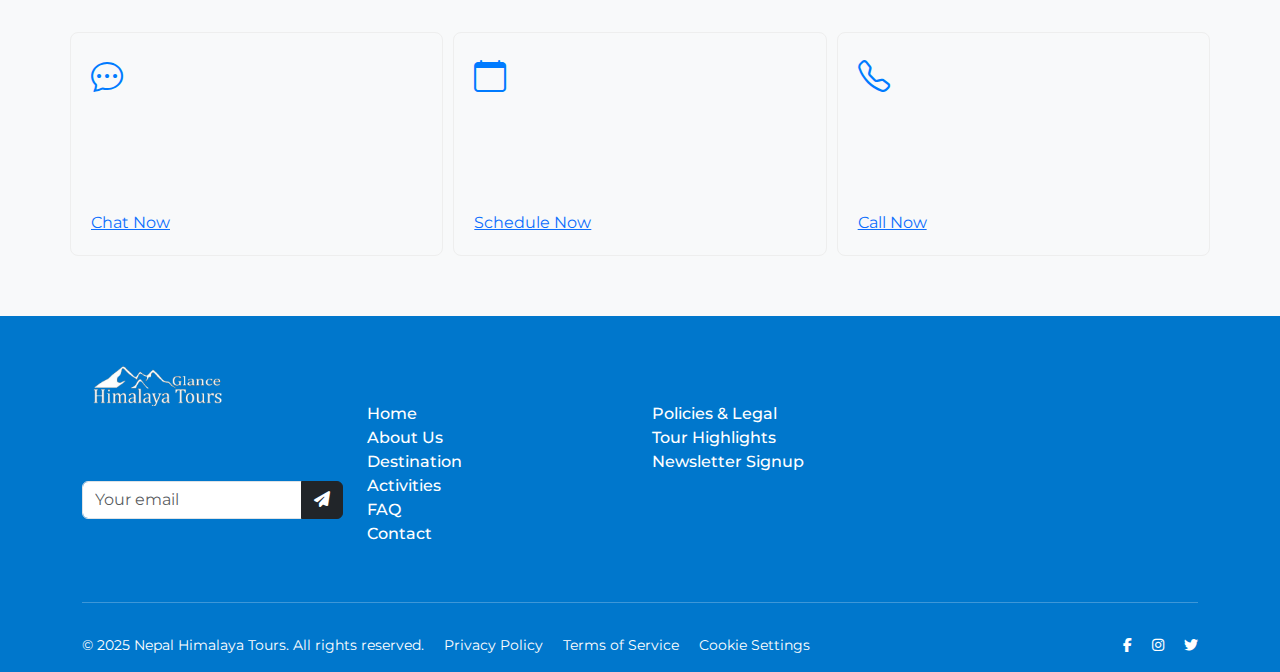
<file: faq.html>
<!DOCTYPE html>
<html lang="en">
<head>
    <meta charset="UTF-8">
    <meta name="viewport" content="width=device-width, initial-scale=1.0">
    <title>Himalayan Tour</title>
    <!-- Bootstrap CSS -->
    <link href="https://cdn.jsdelivr.net/npm/bootstrap@5.3.2/dist/css/bootstrap.min.css" rel="stylesheet">
    <!-- Bootstrap Icons -->
    <link rel="stylesheet" href="https://cdn.jsdelivr.net/npm/bootstrap-icons@1.11.1/font/bootstrap-icons.css">
    
    <link rel="stylesheet" href="https://cdnjs.cloudflare.com/ajax/libs/animate.css/4.1.1/animate.min.css"/>
    <link rel="stylesheet" href="https://cdnjs.cloudflare.com/ajax/libs/font-awesome/6.4.0/css/all.min.css">

    <link rel="stylesheet" href="style.css">
</head>
<body>
    <!-- Main Navbar -->
    <!-- Navbar overlay -->
    <nav id="main-navbar" class="navbar navbar-expand-lg navbar-dark position-fixed top-0 start-0 w-100 p-3">
        <div class="container">
            <!-- Logo -->
            <a class="navbar-brand" href="index.html">
                <img src="assets/logo1.png" alt="Logo">
            </a>

            <!-- Hamburger toggle button for mobile -->
            <button class="navbar-toggler" type="button" data-bs-toggle="collapse" data-bs-target="#navbarMenu"
                aria-controls="navbarMenu" aria-expanded="false" aria-label="Toggle navigation">
                <span class="navbar-toggler-icon"></span>
            </button>

            <!-- Menu items center -->
            <div class="collapse navbar-collapse justify-content-center" id="navbarMenu">
                <ul class="navbar-nav mb-2 mb-lg-0">
                    <li class="nav-item me-3"><a class="nav-link" href="index.html">Home</a></li>
                    <li class="nav-item me-3"><a class="nav-link" href="about.html">About</a></li>
                    <li class="nav-item me-3"><a class="nav-link" href="destination.html">Destination</a></li>
                    <li class="nav-item me-3"><a class="nav-link" href="activities.html">Activities</a></li>
                    <li class="nav-item"><a class="nav-link" href="blogs.html">Blogs</a></li>
                </ul>
            </div>

            <!-- Contact Us button right -->
            <div class="d-flex ms-auto">
                <a class="btn btn-contact" href="contact_us.html">Contact Us</a>
            </div>
        </div>
    </nav>
    <!-- Main Navbar End -->

    <!-- Breadcrumb Section -->
    <body class="faq-page">
        <section id="breadcrumb-section" class="d-flex align-items-center text-center">
        <div class="container">
            <h2 class="text-white fw-bold">Frequently asked questions</h2>
            <p class="mb-0">How more questions? <span class="text-primary">Contact us.</span></p>
        </div>
        </section>
    </body>
    <!-- Breadcrumb Section End -->

    <section id="faq">
    <h2 class="faq-title">Frequently Asked Questions</h2>

        <!-- FAQ Item 1 -->
        <div class="faq-item">
        <div class="faq-question">
            <h3>What is the duration and price of the Everest BC Helicopter Tour?</h3>
            <span class="faq-toggle">+</span>
        </div>
        <div class="faq-answer">
            <p>This tour lasts between 1 to 4 days, with a starting price of $2,460.</p>
        </div>
        </div>

        <!-- FAQ Item 2 -->
        <div class="faq-item">
        <div class="faq-question">
            <h3>Can I change the travel date?</h3>
            <span class="faq-toggle">+</span>
        </div>
        <div class="faq-answer">
            <p>Yes, if available; notify at least 7 days in advance.</p>
        </div>
        </div>

        <!-- FAQ Item 3 -->
        <div class="faq-item">
        <div class="faq-question">
            <h3>When and where does the tour end?</h3>
            <span class="faq-toggle">+</span>
        </div>
        <div class="faq-answer">
            <p>At the starting location or designated airport.</p>
        </div>
        </div>

        <!-- FAQ Item 4 -->
        <div class="faq-item">
        <div class="faq-question">
            <h3>Do you arrange airport transfers?</h3>
            <span class="faq-toggle">+</span>
        </div>
        <div class="faq-answer">
            <p>Yes, for an additional fee.</p>
        </div>
        </div>

        <!-- FAQ Item 5 -->
        <div class="faq-item">
        <div class="faq-question">
            <h3>Are there any age restrictions for the tour?</h3>
            <span class="faq-toggle">+</span>
        </div>
        <div class="faq-answer">
            <p>Minimum age 10; under 18 must be accompanied.</p>
        </div>
        </div>

        <!-- FAQ Item 6 -->
        <div class="faq-item">
        <div class="faq-question">
            <h3>What is included in the tour package?</h3>
            <span class="faq-toggle">+</span>
        </div>
        <div class="faq-answer">
            <p>Helicopter flights, hotel (if applicable), meals, guide, and permits.</p>
        </div>
        </div>

        <!-- FAQ Item 7 -->
        <div class="faq-item">
        <div class="faq-question">
            <h3>How can I book a tour?</h3>
            <span class="faq-toggle">+</span>
        </div>
        <div class="faq-answer">
            <p>Online, by phone, or email.</p>
        </div>
        </div>

        <!-- FAQ Item 8 -->
        <div class="faq-item">
        <div class="faq-question">
            <h3>What is the cancellation policy?</h3>
            <span class="faq-toggle">+</span>
        </div>
        <div class="faq-answer">
            <p>Full refund 14+ days before; partial/no refund within 14 days.</p>
        </div>
        </div>

        <!-- FAQ Item 9 -->
        <div class="faq-item">
        <div class="faq-question">
            <h3>What should I pack for the tour?</h3>
            <span class="faq-toggle">+</span>
        </div>
        <div class="faq-answer">
            <p>Warm clothing, sunglasses, sunscreen, comfortable shoes, camera, and medications.</p>
        </div>
        </div>

        <!-- FAQ Item 10 -->
        <!-- <div class="faq-item">
        <div class="faq-question">
            <h3>How can I contact the support team?</h3>
            <span class="faq-toggle">+</span>
        </div>
        <div class="faq-answer">
            <p>You can reach out to our support team via the “Contact Us” page or by emailing support@gyankosh.com.</p>
        </div>
        </div> -->
    </section>

    <!-- Connect Section -->
    <section id="connect" class="connect-section">
        <div class="container">
            <h2 class="connect-heading">Not sure which tour is right for you?<br>We're here to help</h2>
            
            <div class="row connect-row">
            <div class="col-md-4 connect-column first-column">
                <i class="bi bi-chat-dots connect-icon"></i>
                <h4 class="connect-title">Chat online</h4>
                <p class="connect-text text-start">Chat instantly with us during our normal hours and we'll get back to you ASAP.</p>
                <a href="#" class="chat-now-link">Chat Now</a>
            </div>
            
            <div class="col-md-4 connect-column second-column">
                <i class="bi bi-calendar connect-icon"></i>
                <h4 class="connect-title">Schedule a call</h4>
                <p class="connect-text text-start">Book an appointment with us during our working hours at your convenience.</p>
                <a href="#" class="chat-now-link">Schedule Now</a>
            </div>
            
            <div class="col-md-4 connect-column">
                <i class="bi bi-telephone connect-icon"></i>
                <h4 class="connect-title">Call us</h4>
                <p class="connect-text text-start">Give us a call and our team will assist you immediately during office hours.</p>
                <a href="#" class="chat-now-link">Call Now</a>
            </div>
            </div>
        </div>
    </section>

    <!-- Footer Start -->
    <footer id="footer" class="text-white pt-5">
        <div class="container">
            <div class="row">
                <!-- Column 1: Logo & Email Form -->
                <div class="col-md-3 mb-4">
                    <img src="assets/logo1.png" alt="Logo" class="mb-3" style="width:150px;">
                    <h6>Subscribe to our Newsletter</h6>
                    <form class="d-flex">
                    <div class="input-group">
                        <input type="email" class="form-control" placeholder="Your email" required>
                        <button class="btn btn-dark" type="submit">
                            <i class="fas fa-paper-plane"></i>
                        </button>
                    </div>
                </form>
                </div>

                <!-- Column 2: Quick Links -->
                <div class="col-md-3 mb-4">
                    <h5 class="mb-3 text-white">Quick Links</h5>
                    <ul class="list-unstyled">
                        <li><a href="index.html" class="text-white text-decoration-none">Home</a></li>
                        <li><a href="about.html" class="text-white text-decoration-none">About Us</a></li>
                        <li><a href="destination.html" class="text-white text-decoration-none">Destination</a></li>
                        <li><a href="activities.html" class="text-white text-decoration-none">Activities</a></li>
                        <li><a href="faq.html" class="text-white text-decoration-none">FAQ</a></li>
                        <li><a href="contact_us.html" class="text-white text-decoration-none">Contact</a></li>
                    </ul>
                </div>

                <!-- Column 3: Travel Guide -->
                <div class="col-md-3 mb-4">
                    <h5 class="mb-3 text-white">Travel Guide</h5>
                    <ul class="list-unstyled">
                        <li><a href="privacy_policy.html" class="text-white text-decoration-none">Policies & Legal</a></li>
                        <li><a href="#" class="text-white text-decoration-none">Tour Highlights</a></li>
                        <li><a href="#" class="text-white text-decoration-none">Newsletter Signup</a></li>
                        <!-- <li><a href="#" class="text-white text-decoration-none">Restaurants</a></li>
                        <li><a href="#" class="text-white text-decoration-none">Travel Blogs</a></li> -->
                    </ul>
                </div>

                <!-- Column 4: Contact -->
                <div class="col-md-3 mb-4">
                    <h5 class="mb-3 text-white">Contact</h5>
                    <p class="mb-1"><i class="fas fa-phone-alt fa-flip-horizontal me-2"></i>+977 1234567890</p>
                    <p class="mb-1"><i class="fas fa-envelope me-2"></i>info@nepalhimalayatours.com</p>
                    <p class="mb-0"><i class="fas fa-map-marker-alt me-2"></i>Kathmandu, Nepal</p>
                </div>
            </div>

            <hr class="border-light">

            <!-- Bottom Row -->
            <div class="d-flex justify-content-between align-items-center py-3 flex-wrap" style="font-weight: 400; font-size: 14px;">
                <!-- Left Side: Text & Links -->
                <div class="text-white mb-2 mb-md-0">
                    <span class="me-3">© 2025 Nepal Himalaya Tours. All rights reserved.</span>
                    <a href="#" class="text-white text-decoration-none me-3">Privacy Policy</a>
                    <a href="#" class="text-white text-decoration-none me-3">Terms of Service</a>
                    <a href="#" class="text-white text-decoration-none">Cookie Settings</a>
                </div>

                <!-- Right Side: Social Icons -->
                <div>
                    <a href="#" class="text-white me-3"><i class="fab fa-facebook-f"></i></a>
                    <a href="#" class="text-white me-3"><i class="fab fa-instagram"></i></a>
                    <a href="#" class="text-white"><i class="fab fa-twitter"></i></a>
                </div>
            </div>

        </div>
    </footer>
    <!-- Footer End -->  
    <!-- Bootstrap JS -->
    <script src="https://cdn.jsdelivr.net/npm/bootstrap@5.3.2/dist/js/bootstrap.bundle.min.js"></script>  
    <script src="script.js"></script>
</body>
</html>
</file>
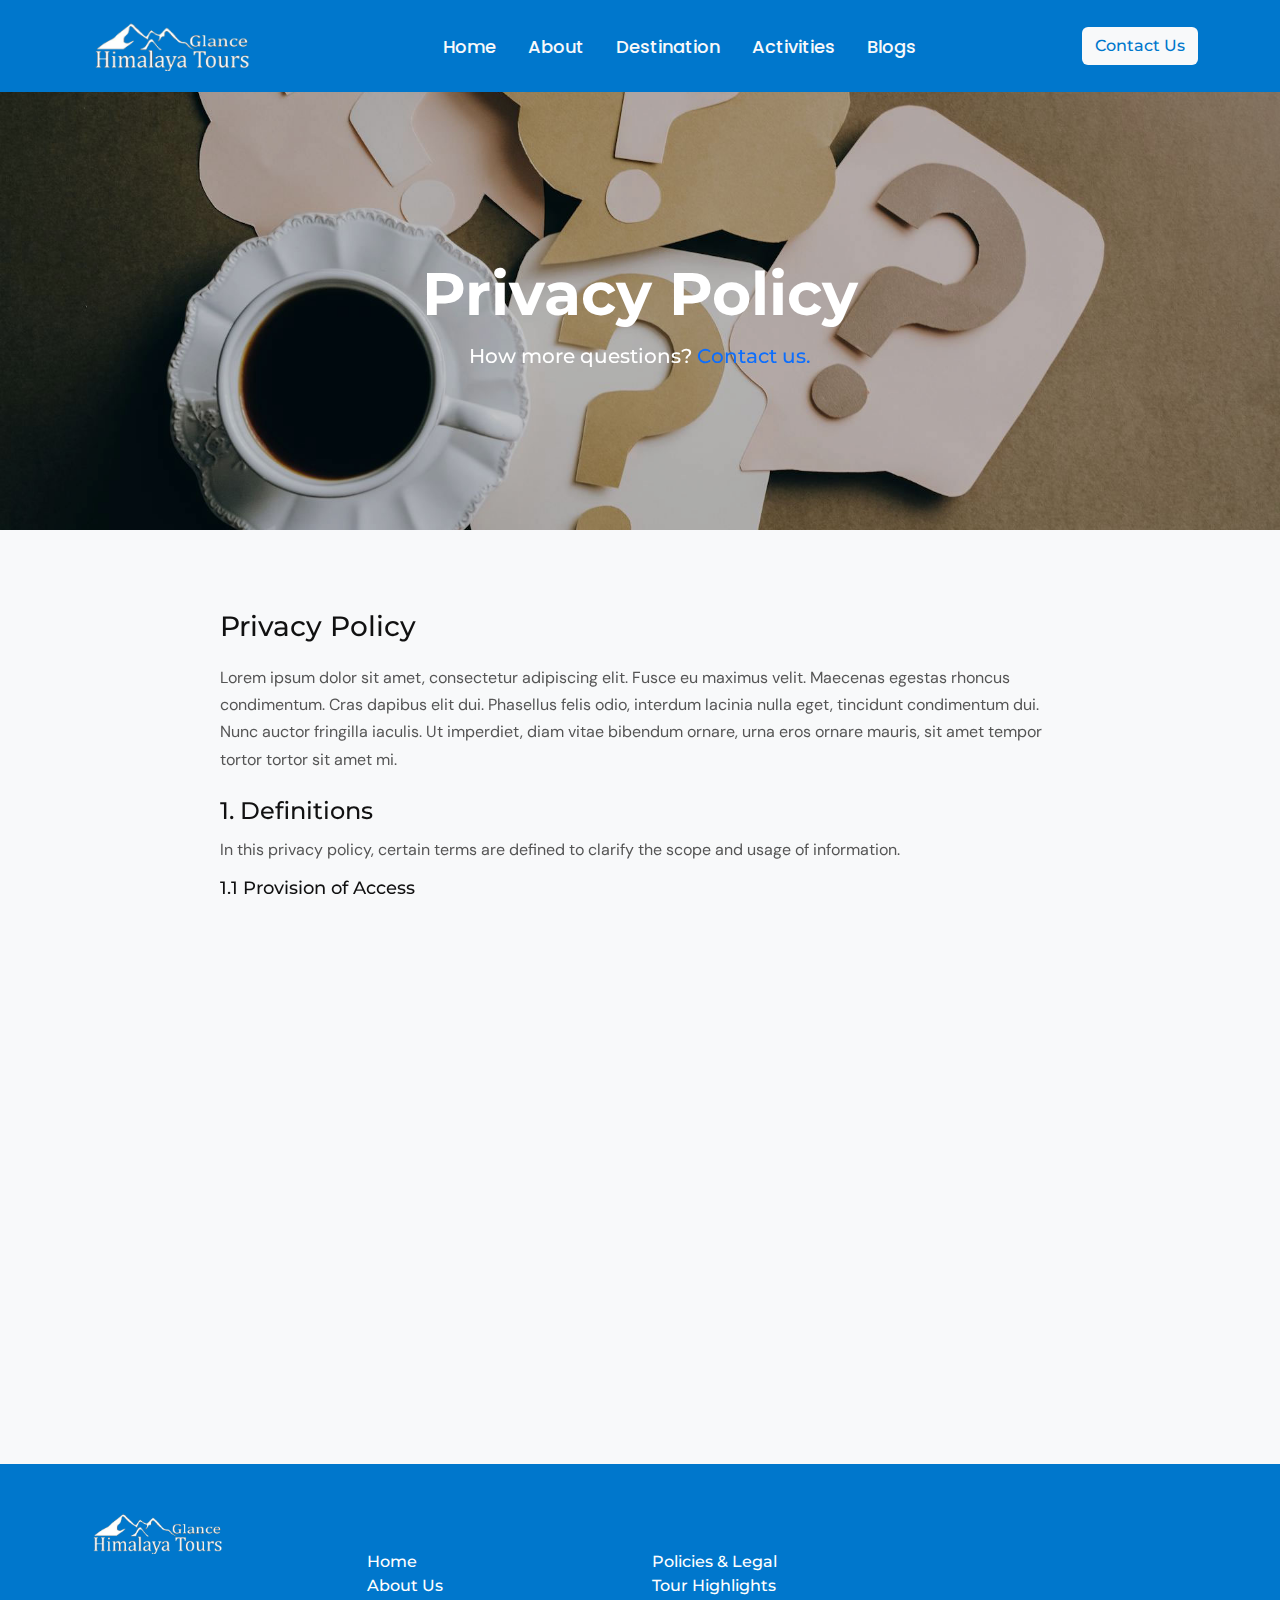
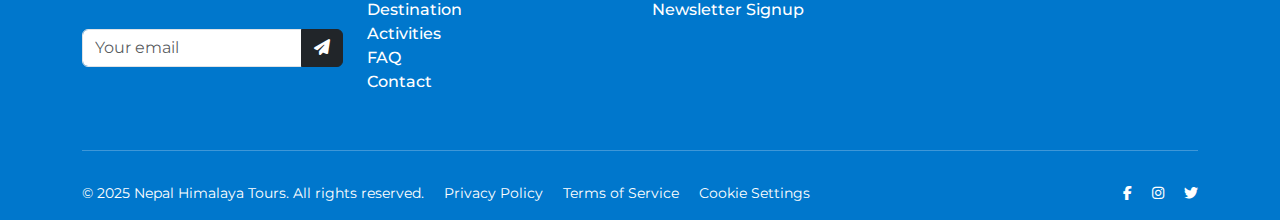
<file: privacy_policy.html>
<!DOCTYPE html>
<html lang="en">
<head>
    <meta charset="UTF-8">
    <meta name="viewport" content="width=device-width, initial-scale=1.0">
    <title>Himalayan Tour</title>
    <!-- Bootstrap CSS -->
    <link href="https://cdn.jsdelivr.net/npm/bootstrap@5.3.2/dist/css/bootstrap.min.css" rel="stylesheet">
    <!-- Bootstrap Icons -->
    <link rel="stylesheet" href="https://cdn.jsdelivr.net/npm/bootstrap-icons@1.11.1/font/bootstrap-icons.css">
    
    <link rel="stylesheet" href="https://cdnjs.cloudflare.com/ajax/libs/animate.css/4.1.1/animate.min.css"/>
    <link rel="stylesheet" href="https://cdnjs.cloudflare.com/ajax/libs/font-awesome/6.4.0/css/all.min.css">

    <link rel="stylesheet" href="style.css">
</head>
<body>
    <!-- Main Navbar -->
    <!-- Navbar overlay -->
    <nav id="main-navbar" class="navbar navbar-expand-lg navbar-dark position-fixed top-0 start-0 w-100 p-3">
        <div class="container">
            <!-- Logo -->
            <a class="navbar-brand" href="index.html">
                <img src="assets/logo1.png" alt="Logo">
            </a>

            <!-- Hamburger toggle button for mobile -->
            <button class="navbar-toggler" type="button" data-bs-toggle="collapse" data-bs-target="#navbarMenu"
                aria-controls="navbarMenu" aria-expanded="false" aria-label="Toggle navigation">
                <span class="navbar-toggler-icon"></span>
            </button>

            <!-- Menu items center -->
            <div class="collapse navbar-collapse justify-content-center" id="navbarMenu">
                <ul class="navbar-nav mb-2 mb-lg-0">
                    <li class="nav-item me-3"><a class="nav-link" href="index.html">Home</a></li>
                    <li class="nav-item me-3"><a class="nav-link" href="about.html">About</a></li>
                    <li class="nav-item me-3"><a class="nav-link" href="destination.html">Destination</a></li>
                    <li class="nav-item me-3"><a class="nav-link" href="activities.html">Activities</a></li>
                    <li class="nav-item"><a class="nav-link" href="blogs.html">Blogs</a></li>
                </ul>
            </div>

            <!-- Contact Us button right -->
            <div class="d-flex ms-auto">
                <a class="btn btn-contact" href="contact_us.html">Contact Us</a>
            </div>
        </div>
    </nav>
    <!-- Main Navbar End -->

    <!-- Breadcrumb Section -->
    <body class="faq-page">
        <section id="breadcrumb-section" class="d-flex align-items-center text-center">
        <div class="container">
            <h2 class="text-white fw-bold">Privacy Policy</h2>
            <p class="mb-0">How more questions? <span class="text-primary">Contact us.</span></p>
        </div>
        </section>
    </body>
    <!-- Breadcrumb Section End -->

    <section id="privacy-policy" class="privacy-policy-section">
        <h2>Privacy Policy</h2>
        <p>Lorem ipsum dolor sit amet, consectetur adipiscing elit. Fusce eu maximus velit. Maecenas egestas rhoncus
            condimentum. Cras dapibus elit dui. Phasellus felis odio, interdum lacinia nulla eget, tincidunt condimentum dui. Nunc
            auctor fringilla iaculis. Ut imperdiet, diam vitae bibendum ornare, urna eros ornare mauris, sit amet tempor tortor
            tortor sit amet mi.</p>

        <!-- 1. Definitions -->
        <h3>1. Definitions</h3>
        <p>In this privacy policy, certain terms are defined to clarify the scope and usage of information.</p>

        <!-- 1.1 Provision of Access -->
        <h4>1.1 Provision of Access</h4>
        <p>We provide access to our services to users in accordance with the terms described herein. Access may be subject to verification and authentication procedures.</p>

        <!-- 1.2 Documentation License -->
        <h4>1.2 Documentation License</h4>
        <p>All documentation and materials provided are licensed for personal use only and cannot be redistributed without explicit permission.</p>

        <!-- 1.3 Use Restrictions -->
        <h4>1.3 Use Restrictions</h4>
        <p>Users must not use the services for unlawful purposes or in a manner that infringes on the rights of others.</p>

        <!-- 2. Support -->
        <h3>2. Support</h3>
        <p>We offer support for our services through our help desk and customer support channels. Response times may vary depending on request volume.</p>

        <!-- 3. Fees and Taxes -->
        <h3>3. Fees and Taxes</h3>
        <p>All fees for services are exclusive of applicable taxes. Users are responsible for any taxes associated with their purchases or usage of services.</p>
    </section>

    <!-- Footer Start -->
    <footer id="footer" class="text-white pt-5">
        <div class="container">
            <div class="row">
                <!-- Column 1: Logo & Email Form -->
                <div class="col-md-3 mb-4">
                    <img src="assets/logo1.png" alt="Logo" class="mb-3" style="width:150px;">
                    <h6>Subscribe to our Newsletter</h6>
                    <form class="d-flex">
                    <div class="input-group">
                        <input type="email" class="form-control" placeholder="Your email" required>
                        <button class="btn btn-dark" type="submit">
                            <i class="fas fa-paper-plane"></i>
                        </button>
                    </div>
                </form>
                </div>

                <!-- Column 2: Quick Links -->
                <div class="col-md-3 mb-4">
                    <h5 class="mb-3 text-white">Quick Links</h5>
                    <ul class="list-unstyled">
                        <li><a href="index.html" class="text-white text-decoration-none">Home</a></li>
                        <li><a href="about.html" class="text-white text-decoration-none">About Us</a></li>
                        <li><a href="destination.html" class="text-white text-decoration-none">Destination</a></li>
                        <li><a href="activities.html" class="text-white text-decoration-none">Activities</a></li>
                        <li><a href="faq.html" class="text-white text-decoration-none">FAQ</a></li>
                        <li><a href="contact_us.html" class="text-white text-decoration-none">Contact</a></li>
                    </ul>
                </div>

                <!-- Column 3: Travel Guide -->
                <div class="col-md-3 mb-4">
                    <h5 class="mb-3 text-white">Travel Guide</h5>
                    <ul class="list-unstyled">
                        <li><a href="#" class="text-white text-decoration-none">Policies & Legal</a></li>
                        <li><a href="#" class="text-white text-decoration-none">Tour Highlights</a></li>
                        <li><a href="#" class="text-white text-decoration-none">Newsletter Signup</a></li>
                        <!-- <li><a href="#" class="text-white text-decoration-none">Restaurants</a></li>
                        <li><a href="#" class="text-white text-decoration-none">Travel Blogs</a></li> -->
                    </ul>
                </div>

                <!-- Column 4: Contact -->
                <div class="col-md-3 mb-4">
                    <h5 class="mb-3 text-white">Contact</h5>
                    <p class="mb-1"><i class="fas fa-phone-alt fa-flip-horizontal me-2"></i>+977 1234567890</p>
                    <p class="mb-1"><i class="fas fa-envelope me-2"></i>info@nepalhimalayatours.com</p>
                    <p class="mb-0"><i class="fas fa-map-marker-alt me-2"></i>Kathmandu, Nepal</p>
                </div>
            </div>

            <hr class="border-light">

            <!-- Bottom Row -->
            <div class="d-flex justify-content-between align-items-center py-3 flex-wrap" style="font-weight: 400; font-size: 14px;">
                <!-- Left Side: Text & Links -->
                <div class="text-white mb-2 mb-md-0">
                    <span class="me-3">© 2025 Nepal Himalaya Tours. All rights reserved.</span>
                    <a href="#" class="text-white text-decoration-none me-3">Privacy Policy</a>
                    <a href="#" class="text-white text-decoration-none me-3">Terms of Service</a>
                    <a href="#" class="text-white text-decoration-none">Cookie Settings</a>
                </div>

                <!-- Right Side: Social Icons -->
                <div>
                    <a href="#" class="text-white me-3"><i class="fab fa-facebook-f"></i></a>
                    <a href="#" class="text-white me-3"><i class="fab fa-instagram"></i></a>
                    <a href="#" class="text-white"><i class="fab fa-twitter"></i></a>
                </div>
            </div>

        </div>
    </footer>
    <!-- Footer End -->  
    <!-- Bootstrap JS -->
    <script src="https://cdn.jsdelivr.net/npm/bootstrap@5.3.2/dist/js/bootstrap.bundle.min.js"></script>  
    <script src="script.js"></script>
</body>
</html>
</file>
<file: style.css>
@import url('https://fonts.googleapis.com/css2?family=DM+Sans:wght@400;500;600;700&family=Montserrat:wght@400;500;600;700&family=Poppins:wght@400;500;600;700&family=Roboto:wght@400;500;600;700&display=swap');

:root {
    --primary-color: #0077CC;
    --secondary-color: #f8f9fa;
    --bs-body-font-family: 'Montserrat', sans-serif;
}


body {  
    font-family: var(--bs-body-font-family);
    background-color: #f8f9fa;
}



/*==================================================================
            BREADCRUMB SECTION
====================================================================*/

#breadcrumb-section {
    width: 100%;                
    height: 530px;             
    padding-top: 96px;           
    display: flex;
    flex-direction: column;
    justify-content: center;     
    align-items: center;        
    text-align: center;
    opacity: 1;                  
    position: relative;
    top: 0;                      
    z-index: 1;                 
    background-size: cover;
    background-position: center;
    background-repeat: no-repeat;
}

body.about-page #breadcrumb-section {
    background-image: url('assets/breadcrumb/aboutus-breadcrumb-bg.jpg');
}
body.activities-page #breadcrumb-section {
    background-image: url('assets/breadcrumb/destination-breadcrumb-bg.jpg');
}
body.contact-page #breadcrumb-section {
    background-image: url('assets/breadcrumb/contact-breadcrumb-bg.jpg');
}
body.faq-page #breadcrumb-section {
    background-image: url('assets/breadcrumb/faq-breadcrumb-bg.jpg');
}
body.blogs-detail-page #breadcrumb-section {
    background-image: url('assets/breadcrumb/blogs-detail-breadcrumb-bg.jpg');
}

#breadcrumb-section h2 {
    font-weight: 700;
    font-size: 60px;
    line-height: 70px;
    letter-spacing: 0;
    color: #FFFFFF;
    margin-bottom: 15px;
    text-align: center;
}

#breadcrumb-section p {
    font-weight: 500;
    font-size: 20px;
    line-height: 24px;
    letter-spacing: 0;
    color: #FFFFFF;
    max-width: 700px;
    margin: 0 auto;
    text-align: center;
    white-space: nowrap;
}

/*===============================================================
          SCROLL ANIMATION BASE
================================================================= */

.animate-on-scroll {
    opacity: 0;
    transition: opacity 1.2s ease, transform 1.2s ease;
    will-change: opacity, transform;
}

.animate-on-scroll.in-view {
    opacity: 1;
    transform: translateY(0);
}

.slide-left {
    transform: translateX(-50px);
}
.slide-left.in-view {
    opacity: 1;
    transform: translateX(0);
}

.slide-right {
    transform: translateX(50px);
}
.slide-right.in-view {
    opacity: 1;
    transform: translateX(0);
}

.fade-in {
    transform: translateY(20px);
}
.fade-in.in-view {
    opacity: 1;
    transform: translateY(0);
}

.zoom-on-scroll {
    opacity: 0;
    transform: scale(0.8); 
    transition: opacity 1.2s ease, transform 1.2s ease;
    will-change: opacity, transform;
}

.zoom-on-scroll.in-view {
    opacity: 1;
    transform: scale(1); 
}

/* ==========================================================================
   ==========================================================================
                    HOME PAGE
   ==========================================================================
   ========================================================================== */
   
/*======================= Navbar ====================== */

#main-navbar {
    background-color: var(--primary-color);
    z-index: 10;
}

#mainCarousel .navbar .nav-link {
  font-family: 'Poppins', sans-serif;
  font-weight: 500;
}

#mainCarousel .navbar-scroll {
  background-color: transparent;
  transition: background-color 0.3s ease;
}

#mainCarousel .navbar-brand img {
  height: 50px;
}

#mainCarousel .navbar-scroll .btn {
  font-weight: 400;
  background-color: #0077CC;
  color: white;
  transition: all 0.3s ease;
}

#mainCarousel .navbar-scroll.scrolled .btn {
  background-color: white;
  color: #0d6efd;
}

#mainCarousel .carousel-indicators {
  transition: opacity 0.3s ease;
}

#mainCarousel .carousel-indicators.hidden {
  opacity: 0;
  pointer-events: none;
}

#mainCarousel .navbar-scroll.scrolled {
  background-color: var(--primary-color);
  transition: background-color 0.3s ease;
}

#main-navbar .nav-link {
    color: var(--secondary-color) !important;
}

#main-navbar .nav-link:hover {
    color: #ffffff !important; 
}

#main-navbar .btn-contact {
    background-color: var(--secondary-color); 
    color: var(--primary-color);
    font-weight: 500;
    transition: all 0.3s ease;
}

#main-navbar .navbar-brand img {
        height: 50px;
    }

#main-navbar .navbar .nav-link {
        font-family: 'Poppins', sans-serif;
    }    

/*=====================  Main carousel section =======================  */

.carousel-inner img {
    height: 841px; 
    object-fit: cover;
}
.carousel-dark .carousel-indicators [data-bs-target]{
    background-color: white;
}
.carousel-item::before {
    content: "";
    position: absolute;
    top: 0;
    left: 0;
    width: 100%;
    height: 100%;
    background: rgba(0,0,0,0.4); 
    z-index: 1;
}
.carousel-caption {
    z-index: 2; 
}
.carousel-caption h1 {
    font-weight: 700;
}
.carousel-caption p{
    font-weight: 500;
}
.contact-btn {
    margin-left: 20px;
}
.search-form {
  background: rgba(255, 255, 255, 0.7);
  backdrop-filter: blur(8px);
  border-radius: 8px;
  padding: 10px 20px;
  gap: 15px;
}
.form-item {
  padding: 5px 10px;
  font-size: 15px;
  color: #000;
  flex: 1;
}
.form-input {
  border: none;
  outline: none;
  background: transparent;
  font-weight: 500;
  font-size: 15px;
  color: #000;
}
.form-divider {
  width: 1px;
  height: 30px;
  background: rgba(0,0,0,0.2);
}
.search-form .btn-primary {
  font-weight: 400;
  border-radius: 6px;
  padding: 6px 39px;
}

/*=======================================================
    Gallery-section 
  ======================================================= */
/* ---------------------------
   Desktop & tablet layout
   (apply only for widths >= 768px)
   --------------------------- */
@media (min-width: 768px) {
    .gallery-wrapper .img-wrapper.top-0.start-0 {
        top: 6px !important;
        left: -80px !important;
        transform: none !important;
        width: 403px !important; 
        height: 255px !important;
        Padding: -6px 20px 20px 20px !important;
    }
    .gallery-wrapper .img-wrapper.top-0.end-0 {
        top:6px !important;
        transform: none !important;
        left: 775px !important;             
        width: 402px !important;
        height: 255px !important;
        Padding: -6px 20px 20px 20px !important;
    }
    .gallery-wrapper .img-wrapper.bottom-0.start-0 {
        top: 300px !important;
        left: -80px !important;
        transform: none !important;
        width: 403px !important; 
        height: 255px !important;
        Padding: -6px 20px 20px 20px !important;
    }
    .gallery-wrapper .img-wrapper.bottom-0.end-0 {
        top: 300px !important;
        transform: none !important;
        left: 775px !important;            
        width: 402px !important;
        height: 255px !important;
        Padding: -6px 20px 20px 20px !important;
    }
    .gallery-wrapper .img-wrapper.top-50.start-50.translate-middle {
        width: 399px !important; 
        height: 551px !important;
        top: 288px !important;
        left: 559px !important;
        padding: -10px 25px 25px 25px !important;
    }
    .gallery-wrapper img.gallery-img-other,
    .gallery-wrapper img.gallery-img-center {
        width: 100%;
        height: auto;       
        display: block;
        object-fit: cover;    
        border-radius: 8px;
    }
    .gallery-img-other { aspect-ratio: 350 / 275; }
    .gallery-img-center {  aspect-ratio: 350 / 580; }
    .gallery-wrapper .img-text h5 { font-size: 20px; }
    .gallery-wrapper .img-text p  { font-size: 14px; }
    .btn-custom { margin-top: 36px; }
    @media (min-width: 1200px) {
        .gallery-wrapper .img-wrapper { width: 24%; }
        .gallery-wrapper .img-wrapper.top-50.start-50.translate-middle { width: 31%; max-width: 640px; }
    }
}

.gallery-img-other {
    width: 100%;            
    max-width: 403px;     
    height: 255px;          
    aspect-ratio: 350 / 275; 
    object-fit: cover;    
    border-radius: 8px;    
}
.gallery-img-center {
    width: 100%;
    max-width: 395px;    
    height: 539px;
    aspect-ratio: 350 / 580; 
    object-fit: cover;
    border-radius: 8px;
}

#gallery-section h2{
    color: black;
    font-weight: 600;
    font-size: 35px;
}
#gallery-section .gallery-wrapper h5 {
  font-family: 'Poppins', sans-serif;  
  margin-top: 10px;
  font-size: 24px;
  font-weight: 600;
  color: #FFFFFF;
}
#gallery-section .gallery-wrapper p {
  font-family: 'Poppins', sans-serif;
  font-size: 18px;
  font-weight: 400;
  color: #FFFFFF;
}

.gallery-wrapper .img-wrapper {
    position: relative;
    overflow: hidden; 
    border-radius: 8px;
}

.img-text{
    position: absolute;
    bottom: 10px;
    left: 10px;
    color: white;
    padding: 5px 10px;
    border-radius: 5px;
    text-align: left;
}
.img-text h5 {
    color: white;
    font-family: 'Poppins', sans-serif; 
    font-weight: 600;
    font-size: 24px;
    margin: 0;
}
.img-text p {
    color: #ffffff;
    font-family: 'Poppins', sans-serif; 
    font-weight: 400;
    font-size: 18px;
    margin: 0;
}
.btn-custom{
    font-weight: 400;
    background-color: white;
    color: #0D6EFD;
    border: 1px solid #0D6EFD;
    padding: 7px 70px;
    border-radius: 16px;
    margin: 1px 0px 0px 0px;
}
.btn-custom:hover{
    background-color: #0D6EFD;
    color: white;
}

/*========================== Service Section ========================= */

.service-section {
  background-color: #f8f9fa;
  padding: 60px 0;
}
.service-section h5 {
  color: white;
  font-size: 16px;
  font-weight: 600;
}
.service-section h2 {
  font-size: 35px;
  font-weight: 600;
}
.service-section .container p {
  font-size: 16px;
  font-weight: 500;
  color: #CBCBCB;
}
.service-card {
  background-color: #ffffff;
  border: 1px solid #dee2e6;
  width: 100%;
  height: 359px;
  border-radius: 8px;
  padding: 45px 20px;
  text-align: center;
  transition: transform 0.3s, box-shadow 0.3s, background-image 0.3s, color 0.3s;
  background-size: cover;
  background-position: center;
  background-repeat: no-repeat;
}

.service-card::before {
  content: "";
  position: absolute;
  top: 0; left: 0;
  width: 100%; height: 100%;
  background-color: rgba(0,0,0,0); 
  transition: background-color 0.3s;
  z-index: 0; 
  border-radius: 8px;
}
.service-card:hover::before {
  background-color: rgba(0,0,0,0.5);
}

.service-card .icon-circle i {
    font-size: 50px;
}

.service-section .container .service-card h4 {
  font-size: 20px;       
  font-weight: 600;      
  color: #1B1D21;        
  padding-bottom: 15px;  
}
.service-section .container .service-card p {
  font-size: 14px;      
  font-weight: 400;      
  color: #6B6B6B;        
  line-height: 1.5;      
}
.service-card .icon-circle{
  position: relative;
  z-index: 1;
}
.service-card:hover {
  transform: translateY(-5px);
  box-shadow: 0 8px 20px rgba(0,0,0,0.2);
}

.service-section .col-12:nth-child(1) .service-card:hover {
  background-image: url('images/services-card/services-hover-1.jpg'); 
}
.service-section .col-12:nth-child(2) .service-card:hover {
  background-image: url('images/services-card/services-hover-2.jpg'); 
}
.service-section .col-12:nth-child(3) .service-card:hover {
  background-image: url('images/services-card/services-hover-3.jpg'); 
}

.service-card:hover .icon-circle {
  background-color: #0d6efd; 
  color: #ffffff; 
}
.service-section .container .service-card:hover h4,
.service-section .container .service-card:hover p {
  color: #ffffff; 
}

.icon-circle {
  width: 97px;
  height: 97px;
  background-color: #dbe9fb;
  border-radius: 50%;
  display: flex;
  align-items: center;
  justify-content: center;
  margin: 0 auto 15px;
  font-size: 24px;
  color: #0d6efd;
  transition: background-color 0.3s, color 0.3s;
}

/*============================ Feature section =============================  */

.feature-section {
  background-color: #f8f9fa; 
  padding: 60px 0;
}
.feature-section h5 {
    font-size: 16px;
    font-weight: 600;
    color: #0077CC;
}
.feature-section h2{
    font-size: 35px;
    font-weight: 600;
}
.feature-section p{
  font-family: 'Poppins', sans-serif;
    font-size: 16px;
    font-weight: 500;
    color: #646464;
}
.feature-card h4{
    font-size: 16px;
    font-weight: 400;
    color: #000000;
    padding: 0px 0px 1px 0px;
}


.feature-card {
  background-color: #ffffff;
  border: 1px solid #dee2e6;
  border-radius: 8px;
  text-align: center;
  transition: transform 0.3s, box-shadow 0.3s;
}
.feature-card:hover {
  transform: translateY(-5px);
  box-shadow: 0 8px 20px rgba(0,0,0,0.1);
}
.feature-section .feature-card .btn {
  height: 45px;
  border-radius: 12px;
  font-size: 18px;
  padding-top: 8px;
  text-align: center;
}
.btn-destination{
    background-color: white;
    color: #0D6EFD;
    border: 1px solid #0D6EFD;
    padding: 8px 55px;
    border-radius: 16px;
    margin: 65px 0px 0px 0px;
}
.btn-destination:hover{
    background-color: #0D6EFD;
    color: white;
}
.price-text {
  font-family: 'Poppins', sans-serif;
  font-weight: 400;
  font-size: 24px;
}

.duration-text {
  font-family: 'Poppins', sans-serif;
  font-weight: 400;
  font-size: 14px;
}
.feature-img {
    position: relative; 
}

.rating-badge {
    position: absolute;
    top: 10px;
    right: 10px;
    padding: 5px 10px;
    background-color: #ffffff; 
    border-radius: 5px;
    font-family: 'Poppins', sans-serif;
    font-weight: 500;
    font-size: 14px;
    box-shadow: 0 2px 6px rgba(0,0,0,0.3);
    z-index: 5;
}

.feature-img .rating-badge {
    display: block !important;
}

.btn-book:hover {
    background-color: #FFFFFF;
    color: var(--primary-color);
}

/*============================ Adventure Section ============================== */

#adventure-section .container .row{
    margin: 10px 10px;
}
#adventure-section .left-content h2,
.left-content span {
    font-weight: 700;
    font-size: 50px;
    text-transform: capitalize;
}
#adventure-section .left-content span{
    color: #0077CC;
}
#adventure-section .left-content p{
    font-weight: 400;
    color: #6B6B6B;
    font-size: 20px;
}

.counter-box {
    background: transparent;
    padding: 20px 20px;
    border-radius: 12px;
    transition: transform 0.3s;
}
.counter-box:hover {
    transform: translateY(-5px);
}

.counter-box .icon-circle {
    width: 70px;           
    height: 70px;
    border-radius: 50%;
    background-color: #0d6efd; 
    display: flex;
    align-items: center;
    justify-content: center;
    color: #fff;              
    font-size: 30px;          
    transition: background-color 0.3s, color 0.3s;
}

.counter-box .icon-circle:hover {
    background-color: #FFFFFF;
    color:#0d6efd ;            
}

.counter-box i {
    font-size: 40px;
    margin-bottom: 15px;
}
.counter-number {
    font-size: 32px;
    color: #212529;
}
.counter-text {
    margin-top: 8px;
    font-size: 16px;
    color: #6c757d;
}
.counter-wrapper {
    display: inline-flex;
    align-items: baseline;
    justify-content: center;
}

.counter-number,
.counter-suffix {
    font-size: 32px;    
    color: #212529; 
    font-weight: 500;    
    line-height: 1;
}
.floating-card {
    position: absolute;
    bottom: -20px;
    left: -45px;
    background-color: #fff;
    padding: 15px 20px;
    border-radius: 10px;
    box-shadow: 0 4px 15px rgba(0,0,0,0.2);
    display: flex;
    flex-direction: column;
    align-items: flex-start;
}

.floating-card span:first-child {
    font-size: 20px;
    font-weight: bold;
    color: #0077CC;
}

.floating-card span:last-child {
    font-size: 14px;
    color: #555;
}

/* ======================== Activities Section ============================ */

#activities h5{
    font-weight: 600;
    font-size: 16px;
    color: #0077CC;
}   
#activities h3{
    font-weight: 600;
    font-size: 35px;
    color: #1B1D21;
} 
#activities p{
    font-weight: 500;
    font-size: 16px;
    color: #6B6B6B;
} 
#activities .btn{
    border-radius: 25px;
    width: 130.5615463256836px;
    height: 32.53333282470703px;
    margin: 0.5rem;
  }
.activity-card {
    position: relative;
    overflow: hidden;
    cursor: pointer;
}

.activity-card img {
    transition: transform 0.3s ease, filter 0.3s ease;
    display: block;
    width: 100%;
}

.activity-card .overlay {
    position: absolute;
    top: 0;
    left: 0;
    width: 100%;
    height: 100%;
    background: rgba(0, 0, 0, 0.6); 
    color: #fff;
    opacity: 0;
    transition: opacity 0.3s ease;
    display: flex;
    flex-direction: column;
    justify-content: flex-end;
    padding: 15px;
}

.activity-card .overlay button {
    font-size: 12px;
    padding: 4px 10px;
    margin-bottom: 5px;
    align-self: flex-start;
}

.activity-card .overlay p,
.activity-card .overlay h4 {
    text-align: left; 
    margin: 0 0 5px 0;
}

.activity-card .overlay h4 {
    font-size: 14px;
    font-weight: 400;
}

.activity-card .overlay .d-flex {
    justify-content: space-between;
    font-size: 12px;
    margin-top: 5px;
}

.activity-card .overlay .d-flex span i {
    margin-right: 4px;
}


.activity-card:hover img {
    transform: scale(1.05);
    filter: brightness(0.99); 
}

.activity-card:hover .overlay {
    opacity: 1;
}

.activity-card .overlay .badge {
    font-size: 12px;
    padding: 5px 8px;
    display: flex;
    align-items: center;
    gap: 4px;
}

.btn-customs {
    background-color:#FFFFFF ;  
    color: #0077CC;            
    border: 2px solid #0077CC; 
    border-radius: 30px;       
    padding: 10px 40px;        
    font-size: 18px;            
    font-weight: 400;          
    min-width: 260px;          
    min-height: 45px;
    transition: background-color 0.3s, transform 0.3s;
    display: inline-block;
    text-decoration: none;
    text-align: center;
}

.btn-customs:hover {
    background-color: #005fa3;  
    transform: translateY(-2px); 
    box-shadow: 0 5px 15px rgba(0,0,0,0.2); 
    color: #fff;
}


/* ========================== Testimonial Section ========================== */

#testimonial-section h5{
    color: #ffffff;
    font-weight: 600;
    font-size: 16px;
} 
#testimonial-section h2{
    color: #FFFFFF;
    font-weight: 600;
    font-size: 35px;
} 
#testimonial-section p{
    color: #CBCBCB;
    font-weight: 500;
    font-size: 16px;
} 

#testimonial-carousel {
    transition: transform 0.6s ease-in-out;
}

#testimonial .testimonial-card {
    background: none; 
    min-height: 300px; 
}
#testimonial .testimonial-card p {
  font-weight: 400;
  font-size: 12px;
}
#testimonial .testimonial-card h5 {
  font-weight: 700;
  font-size: 18px;
}
#testimonial .testimonial-card small {
  font-weight: 500;
  font-size: 12px;
  color: #CBCBCB;
}
/*======================= Blogs Section ======================== */

.blog-section {
  background-color: #f8f9fa;
  padding: 60px 0;
}
.blog-section h5 {
    color: #0077CC;
    font-size: 16px;
    font-weight: 600;
}
.blog-section h2{
    font-size: 35px;
    font-weight: 600;
    color: #1B1D21;
}
.blog-section p{
    font-size: 16px;
    font-weight: 500;
    color: #6B6B6B;
}
.blog-card h4{
    font-size: 20px;
    font-weight: 600;
    color: #000000;
    padding: 0px 0px 1px 0px;
}
.blog-card p{
    font-size: 16px;
    font-weight: 400;
    color: #6B6B6B;
}
.blog-card p span{
    font-weight: 400;
    color: #6B6B6B;
    font-size: 16px;
    margin-top: 20px;
}
.blog-card {
  background-color: #ffffff;
  border: 1px solid #dee2e6;
  border-radius: 8px;
  text-align: center;
  transition: transform 0.3s, box-shadow 0.3s;
}
.blog-card:hover {
  transform: translateY(-5px);
  box-shadow: 0 8px 20px rgba(0,0,0,0.1);
}

.price-text {
  font-family: 'Poppins', sans-serif;
  font-weight: 400;
  font-size: 24px;
}

.duration-text {
  font-family: 'Poppins', sans-serif;
  font-weight: 400;
  font-size: 14px;
}
.blog-img {
    position: relative; 
}

/* =====================================================================
                            BOOKING SECTION
   ===================================================================== */

.booking-section h2{
    font-weight: 700;
    font-size: 50px;
    color: #FFFFFF;
    margin-left: 127px;
}
.booking-section .booking {
  height: 50px;
  border-radius: 12px;
}
.booking-section .booking a {
  margin-right: 80px;
  font-weight: 400;
  font-size: 18px;
}

/* ======================================================================
                            FOOTER
   ====================================================================== */

   #footer .container .row h6{
    font-weight: 600;
    font-size: 16px;
    margin-top: 20px;
    margin-bottom: 20px;
   }
   #footer .container .row h5{
    font-family: 'Roboto', sans-serif;
    font-weight: 700;
    font-size: 18px;
   }
   #footer .container .row ul li a{
    font-weight: 500;
    font-size: 16px;
    color: #DDDDDD;
   }
   #footer .container .row p {
    font-weight: 500;
    font-size: 16px;
    color: #DDDDDD;
   }
   #footer{
    background-color: #0077CC;
   }
   

/*======================================================================
  ======================================================================
                        ABOUT PAGE
  ======================================================================
  ====================================================================== */

/*====================== Main Navbar ======================== */

#main-navbar {
    position: sticky;
    top: 0;
    z-index: 1030; 
}

#main-navbar .nav-link {
    font-family: 'Poppins', sans-serif;
    font-size: 18px;  
    font-weight: 500; 
}

/*======================== Why We Are Best Section ===================== */

#best {
  padding: 60px 0;
}

#best .why-best-heading {
  font-weight: 500;
  font-style: medium;
  font-size: 28px;
  line-height: 32px;
  letter-spacing: 0%;
  vertical-align: middle;
  text-align: left;
  margin-left: 40px;
  margin-bottom: 40px;
  color: #111111 !important;
}
#best .row {
  display: flex;           
  justify-content: center; 
  padding: 40px;
}

#best .feature-icon {
  font-size: 2rem;
  margin-bottom: 15px;
  color: #007bff; 
}

#best .feature-title {
  font-family: var(--bs-body-font-family);
  font-weight: 500;
  font-size: 18px;
  margin-bottom: 10px;
  color: #111111 !important;
}

#best .feature-text {
  font-family: 'DM Sans';
  font-weight: 400;
  font-size: 16px;
  line-height: 1.5;
  color: #555555 !important;
}

/*=========================== Connect Section ============================ */

#connect {
  padding: 60px 0;
  text-align: center;
}

#connect .connect-heading {
  font-weight: 500;
  font-size: 28px;
  line-height: 32px;
  margin-bottom: 40px;
}

#connect .connect-row {
  display: flex;
  justify-content: flex-start;
}

#connect .connect-column {
  border: 1px solid #EEEEEE;
  padding: 20px;
  border-radius: 8px;
  display: flex;
  flex-direction: column;
  align-items: flex-start;
}

#connect .first-column,
#connect .second-column,
#connect .connect-column:last-child {
  width: calc(33.333% - 6.66px); 
}

#connect .first-column {
  margin-right: 10px;
}

#connect .second-column {
  margin-right: 10px;
}

#connect .connect-icon {
  font-size: 2rem;
  margin-bottom: 15px;
  color: #007bff;
}

#connect .connect-title {
  font-weight: 500;
  font-size: 18px;
  margin-bottom: 10px;
  color: #111111 !important;
}

#connect .connect-text {
  font-family: 'DM Sans', sans-serif;
  font-weight: 400;
  font-size: 16px;
  line-height: 1.5;
  margin-bottom: 15px;
  color: #555555 !important;
}

/*====================================================================
  ====================================================================
                        CONTACT PAGE
  ====================================================================
  ==================================================================== */

#contact-section {
    width: 100%;
    padding: 60px 20px;
    box-sizing: border-box;
    font-family: Arial, sans-serif;
    background-color: #f1f1f1;
}

#contact-section #contact-container {
    display: flex;
    gap: 20px;
    flex-wrap: wrap;
    justify-content: center;
}

#contact-section #contact-form-box {
    width: 760px;
    border-radius: 16px;
    background-color: #FFFFFF;
    padding: 40px;
    box-sizing: border-box;
    opacity: 1;
}

#contact-section #contact-form-box #form-heading {
    margin-bottom: 20px;
    font-size: 28px;
    color: #111111;
}

#contact-section #contact-form-box .form-row {
    display: flex;
    gap: 20px;
    margin-bottom: 20px;
}

#contact-section #contact-form-box .form-row input,
#contact-section #contact-form-box .form-row textarea {
    padding: 12px;
    border: 1px solid #ccc;
    border-radius: 8px;
    width: 100%;
    box-sizing: border-box;
    font-size: 16px;
}

#contact-section #contact-form-box .checkbox-row {
    display: flex;
    align-items: flex-start;   
    gap: 10px;                 
    margin-bottom: 20px;
}

#contact-section #contact-form-box .checkbox-row input[type="checkbox"] {
    margin-top: 4px;         
    flex-shrink: 0;           
}

#contact-section #contact-form-box .checkbox-row label {
    font-size: 14px;
    line-height: 1.4;
    color: #111;
    cursor: pointer;
}

#contact-section #contact-form-box .form-row textarea {
    height: 150px;
    resize: none;
}   

#contact-section #contact-form-box #submit-btn {
    padding: 12px 24px;
    border: none;
    background-color: #007bff;
    color: #fff;
    font-size: 16px;
    border-radius: 8px;
    cursor: pointer;
}

#contact-section #contact-info-box {
    width: 320px;
    height: 260px;
    border-radius: 16px;
    background-color: #FFFFFF;
    padding: 30px;
    box-sizing: border-box;
    opacity: 1;
}

#contact-section #contact-info-box #info-heading {
    margin-bottom: 20px;
    font-size: 24px;
    color: #111111;
}

#contact-section #contact-info-box p {
    margin-bottom: 15px;
    font-size: 16px;
    color: #111111;
}

#contact-section #contact-info-box p i {
    margin-right: 10px;
}

#contact-section #map-box {
    margin-top: 40px;
    width: 100%;
    border-radius: 16px;
    overflow: hidden;
}

/*=========================================================================
  =========================================================================
                        ACTIVITIES PAGE
  =========================================================================
  ========================================================================= */

/* +++++++++++++++ Activities Feature Section ++++++++++++++ */
#activities-feature .feature-card {
  position: relative;
}
#activities-feature .rating-badge {
  position: absolute;
  top: 10px;
  right: 10px;
  background: #fff;
  padding: 4px 8px;
  border-radius: 12px;
  font-size: 14px;
  font-weight: 500;
}
#activities-feature .btn.active {
  background-color: #0d6efd;
  color: #fff;
}
#activities-feature .filter-row {
    overflow-x: auto;
    white-space: nowrap; 
    scroll-behavior: smooth;
    -webkit-overflow-scrolling: touch; 
    cursor: grab;
    user-select: none;
}
#activities-feature .filter-row::-webkit-scrollbar {
    display: none;
}
#activities-feature .filter-row .btn {
    padding: 7px 27px; 
    font-size: 16px;     
    min-width: 120px;   
    margin-right: 10px;  
    border-radius: 25px;  
    user-select: none;
    pointer-events: auto;
}

/* ++++++++++++++++++++++++++ Activities Section(Activities Page) ++++++++++++++++++*/

#activities-section {
  background: #f9f9f9;
  padding: 60px 0;
}

#activities-section h2 {
  font-weight: 600;
  font-size: 16px;
  color: var(--primary-color);
}

#activities-section h4 {
  color: #1B1D21;
  font-weight: 700;
  font-size: 29.88px;
  margin-bottom: 10px;
  text-align: left;
}

#activities-section p {
  color: #6B6B6B;
  font-weight: 500;
  font-size: 16px;
}

#activities-section #activities-slider {
  display: flex;
  overflow-x: auto;
  scroll-behavior: smooth;
  gap: 20px;
  padding-bottom: 10px;
}

#activities-section #activities-slider::-webkit-scrollbar {
  display: none;
}

#activities-section .activity-card {
  height: 397px;   
  flex: 0 0 calc(25% - 20px); 
  background: #fff;
  border-radius: 12px;
  overflow: hidden;
  box-shadow: 0 4px 10px rgba(0,0,0,0.1);
  min-width: 260px;
  display: flex;
  flex-direction: column;
}

#activities-section .activity-card .card-img {
  position: relative;
  height: 214.28px;
}

#activities-section .activity-card .card-img img {
  width: 100%;
  height: 100%;
  object-fit: cover;
}

#activities-section .activity-card .love-icon {
  position: absolute;
  top: 10px;
  right: 10px;
  background: white;
  border-radius: 50%;
  padding: 8px;
  font-size: 14px;
  color: red;
  box-shadow: 0 2px 6px rgba(0,0,0,0.2);
}

#activities-section .activity-card .card-content {
  padding: 15px;
  height: 182.72px;
  display: flex;
  flex-direction: column;
  justify-content: space-between;
}

#activities-section .activity-card .location {
  font-family: 'DM Sans', sans-serif;
  font-size: 12.29pxpx;
  font-weight: 400;
  color: #666;
  margin-bottom: 0px;
}

#activities-section .activity-card h5 {
  font-size: 18px;
  margin: 0;
  font-weight: 500;
}

#activities-section .activity-card .rating {
  font-size: 14px;
  color: #ff9800;
}

#activities-section .activity-card .rating span {
  color: #555;
  margin-left: 5px;
}

#activities-section .activity-card .bottom-info {
  display: flex;
  justify-content: space-between;
  font-size: 14px;
  color: #555;
}

#activities-section .activity-card .bottom-info .price span{
  font-weight: bold;
  color: #1B1D21;
}

#activities-section {
  user-select: none;       
  -webkit-user-select: none; 
}

#activities-section img {
  pointer-events: none;     
}
.btn-customed{
    font-weight: 400;
    background-color: white;
    color: #0D6EFD;
    border: 1px solid #0D6EFD;
    padding: 7px 70px;
    border-radius: 16px;
    margin: 20px 0px 0px 0px;
}
.btn-customed:hover{
    background-color: #0D6EFD;
    color: white;
}
/*=======================================================================
  =======================================================================
                            BLOG PAGE
  =======================================================================
  ======================================================================= */

#blog-section {
    padding-top: 60px !important;
    margin-top: 60px !important;
    margin-left: 20px !important;
    margin-right: 20px !important;
    background-color: #FFFFFF;
}
#blog-section #blog-left {
  scrollbar-width: none;   
  -ms-overflow-style: none; 
  margin: 0;
}
#blog-section .blog-card {
  width: 100%;
  height: 280px;
  display: flex;
  overflow: hidden;
  border: none !important;
}

#blog-section .blog-card .card-img {
  width: 50%;
  height: 100%;
  overflow: hidden;
  border-radius: 10px;
}

#blog-section .blog-card .card-img img {
  width: 100%;
  height: 100%;
  object-fit: cover;
}

#blog-section .blog-card .card-content {
  width: 50%;
  height: 100%;
  padding: 20px;
  display: flex;
  flex-direction: column;
  justify-content: center;
}
#blog-left::-webkit-scrollbar {
  display: none;
}
#blog-section #blog-left .blog-card .card-content .subheading {
    font-family: DM Sans;
    font-weight: 500;
    font-style: Medium;
    font-size: 12px;
    line-height: 24px;
    letter-spacing: 0.12px;
    vertical-align: middle;
    text-transform: uppercase;
    color: #838E9E;
}
#blog-section #blog-left .blog-card .card-content .heading {
    font-family: Montserrat;
    font-weight: 600;
    font-style: SemiBold;
    font-size: 18px;
    line-height: 24px;
    letter-spacing: 0%;
    vertical-align: middle;
    color: #111111;
}
#blog-section #blog-left .blog-card .card-content .paragraph {
    font-family: DM Sans;
    font-weight: 400;
    font-style: 9pt Regular;
    font-size: 16px;
    line-height: 24px;
    letter-spacing: 0%;
    vertical-align: middle;
    color: #555555;
}
#blog-section #blog-left .blog-card .card-content .read-more {
    font-family: DM Sans;
    font-weight: 500;
    font-style: Medium;
    font-size: 14px;
    line-height: 24px;
    letter-spacing: 0%;
    vertical-align: middle;
    text-transform: capitalize;
}

#blog-section #blog-left .blog-card .card-content h6.subheading,
#blog-section #blog-left .blog-card .card-content h4.heading,
#blog-section #blog-left .blog-card .card-content p,
#blog-section #blog-left .blog-card .card-content a.read-more {
  text-align: left;
}

#blog-section #blog-right .category {
    font-family: Poppins;
    font-weight: 600;
    font-style: SemiBold;
    font-size: 24px;
    line-height: 28.8px;
    letter-spacing: 0%;
    vertical-align: middle;
    color: #012E41;
}
#blog-section #blog-right .list-unstyled {
    font-family: Montserrat;
    font-weight: 400;
    font-style: Regular;
    font-size: 16px;
    line-height: 24px;
    letter-spacing: 0%;
    vertical-align: middle;
    color: #6B6B6B;
}

#blog-section #blog-right .recent-news-card {
    width: 368px;
    height: 99px;
}
#blog-section #blog-right .recent-news-card img {
  width: 80px;
  height: 80px;
  object-fit: cover;
}
#blog-section #blog-right .recent-news-card h6 {
    font-family: Montserrat;
    font-weight: 600;
    font-style: SemiBold;
    font-size: 16px;
    line-height: 19.2px;
    letter-spacing: 0%;
    vertical-align: middle;
    color: #1B1D21;
}
#blog-section #blog-right .tags {
    width: 368px;
    height: 178.8000030517578px;
    top: 734.6px;
    left: 24px;
    opacity: 1;
}
#blog-section #blog-right .tags .btn {
    height: 34px;
    top: -0.39px;
    opacity: 1;
    border-radius: 6px;
    border-width: 1px;
    background-color: #F6F6F6;
    color: #000000;
}

#blog-section #blog-right .promo-content {
  position: absolute;
  top: 0;
  left: 0;
  width: 100%;
  height: 100%; 
  background: rgba(0,0,0,0.5);
  border-radius: 5px;
  color: #fff;
  display: flex;               
  flex-direction: column;      
  justify-content: center;     
  align-items: center;        
  text-align: center;
  padding: 20px;
}

#blog-section #blog-right .promo-content h5 {
    font-family: Montserrat;
    font-weight: 700;
    font-style: Bold;
    font-size: 24px;
    line-height: 24.01px;
    letter-spacing: 0%;
    text-align: center;
    vertical-align: middle;
    color: #FFFFFF;
}
#blog-section #blog-right .promo-content p {
    font-family: Montserrat;
    font-weight: 400;
    font-style: Regular;
    font-size: 12px;
    line-height: 16px;
    letter-spacing: 0%;
    text-align: center;
    vertical-align: middle;
}
#blog-section #blog-right .news h5{
    font-family: Poppins;
    font-weight: 600;
    font-style: SemiBold;
    font-size: 24px;
    line-height: 28.8px;
    letter-spacing: 0%;
    vertical-align: middle;
    color: #012E41 !important;
}
#blog-section #blog-right .news .btn {
    width: 100%;
    height: 45px;
    top: 99.46px;
    left: 1px;
    opacity: 1;
    border-radius: 12px;
    font-family: Montserrat;
    font-weight: 400;
    font-style: Regular;
    font-size: 16px;
    line-height: 100%;
    letter-spacing: 0%;
    text-align: center;
    vertical-align: middle;
}

#left-cards-wrapper .blog-card {
  display: none !important; 
}

#left-cards-wrapper .blog-card.active {
  display: flex !important; 
}

#blog-section {
  overflow-x: hidden;
}

#left-cards-wrapper {
  display: flex;
  flex-direction: column; 
  gap: 20px;
  width: 100%;
}

#left-cards-wrapper .blog-card {
  width: 100%;
  max-width: 800px; 
  margin: 0 auto; 
}

/*==============================================================================
  ==============================================================================
                          DESTINATION PAGE
  ==============================================================================
  ============================================================================== */

#tours-page .tours-header { display: flex; justify-content: space-between; align-items: center; margin-bottom: 0px; margin-top: 120px; }
#tours-page .breadcrumb { font-family: DM Sans; font-size: 14.3px; font-weight: 400; color: grey; }
#tours-page .heading { font-family: DM Sans; font-size: 14.3px; font-weight: 400; color: grey; }
#tours-page .explore-heading { font-size: 40px; font-weight: 700; margin-bottom: 20px; }

#tours-page .tours-grid { display: grid; grid-template-columns: 300px 1fr; gap: 30px; }

/* Left filters */
#tours-page #filters-container { background: #f8f9fa; padding: 0px; border-radius: 8px; }
#tours-page #filters-container .filter-heading {background-color: var(--primary-color); width: 300px; height:148px; border-top-left-radius: 12px; border-top-right-radius: 12px; padding: 29px 30px 29px 30px; color: var(--secondary-color);}
#tours-page #filters-container .filter-heading h4 {font-family: Inter; font-weight: 500; font-size: 14.77px;}
#tours-page #filters-container .filter-heading #travel-date {width: 240px; height: 50px; border-radius: 12px;}
#tours-page .filter-card { margin-bottom: 15px; margin-top: 10px; }
#tours-page .filter-card h4 { margin-bottom: 10px; font-size: 16px; }
#tours-page .filter-card label { display: block; margin-bottom: 5px; font-size: 14px; }
#tours-page .filter-card input[type="range"] { width: 100%; }
#tours-page .divider { border-top: 1px solid #ddd; margin: 15px 0; }
.filter-card label i { color: #EAAB60; margin-right: 1px; font-size: 12px; }

/* Right tours */
#tours-page #tours-container { display: flex; flex-direction: column; gap: 20px; margin-bottom: 20px;}
#tours-page .tour-card { display: flex; gap: 15px; padding: 15px; border: 1px solid #ddd; border-radius: 8px; background: #fff; }
#tours-page .tour-info h4 { margin: 0; font-size: 18px; }
#tours-page .tour-info p { font-size: 14px; color: #555; }
#tours-page .btn-details { display: inline-block; margin-top: 1px; padding: 6px 12px; background: #007bff; color: #fff; border-radius: 4px; text-decoration: none; }
#tours-page .btn-details:hover { background: #0056b3; }

/* Pagination */
/* #tours-page #pagination { display: flex; gap: 5px; justify-content: center; margin-top: 20px; }
#tours-page #pagination button { padding: 6px 12px; border: 1px solid #007bff; cursor: pointer; border-radius: 4px; } */

#tours-page #results-row {
  display: flex;
  align-items: center;
  justify-content: space-between;
  gap: 12px;
}
#tours-page #results-count {
  font-weight: 400;
  font-family: Inter;
  font-size: 14.18px;
  color: #1B1D21;
}
#tours-page #sort-wrap {
  display: flex;
  align-items: center;
  gap: 8px;
  margin-bottom: 10px;
}
#tours-page #sort-select {
  min-width: 200px;
  height: 36px;
  border-radius: 6px;
}

#tours-page #right-section {
  flex: 1;
}

#tours-page .tour-media {
  width: 280px;
  min-width: 140px;
  height: 240px;
  border-radius: 8px;
  overflow: hidden;
  flex: 0 0 220px;
  background: #eee;
  display: flex;
  align-items: center;
  justify-content: center;
}
#tours-page .tour-media img {
  width: 100%;
  height: 100%;
  object-fit: cover;
  display: block;
}

#tours-page .tour-main {
  flex: 1;
  display: flex;
  flex-direction: column;
  gap: 16px;
}

#tours-page .card-top {
  display: flex;
  justify-content: space-between;
  align-items: center;
  gap: 12px;
  margin-top: 25px;
}
#tours-page .location {
  display: flex;
  font-family: DM Sans;
  align-items: center;
  gap: 8px;
  font-weight: 400;
  color: #3b3b3b;
  font-size: 14px;
}
#tours-page .location i {
  color: #1B1D21;
  font-size: 18px;
}
#tours-page .duration {
  display: flex;
  align-items: center;
  gap: 6px;
  color: #1B1D21;
  font-family: Inter;
  font-weight: 400;
  font-size: 13.13px;
}

#tours-page .tour-title {
  font-size: 18px;
  margin: 0;
  font-weight: 500;
  color: #05073C;
}
#tours-page .rating {
  display: flex;
  align-items: center;
  gap: 8px;
  color: #EAAB60;
  font-size: 14px;
}
#tours-page .rating small {
  color: #666;
  font-size: 13px;
  margin-left: 6px;
}

#tours-page .desc-row {
  display: flex;
  justify-content: space-between; 
  align-items: center; 
  gap: 10px;
}

#tours-page .tour-desc {
  color: #555;
  margin: 0;
  font-weight: 400;
  font-size: 13px;
  line-height: 1.5;
  flex: 1;
}

#tours-page .price {
  font-weight: 600;
  font-family: Inter;
  white-space: nowrap;
  color: #1B1D21;
  font-size: 16px;
  margin-left: 12px;
}


#tours-page .card-bottom {
  display: flex;
  justify-content: space-between;
  align-items: center;
  margin-top: 6px;
  gap: 12px;
}
#tours-page .feature {
  display: flex;
  gap: 12px;
  align-items: center;
  flex-wrap: wrap;
  color: #4b5563;
  font-size: 14px;
}
#tours-page .feature {
  display: flex;
  gap: 6px;
  font-family: Montserrat;
  font-weight: 400;
  align-items: center;
  padding: 6px 8px;
  border-radius: 20px;
  color: #0077CC;
  font-size: 13.67pxpx;
}
#tours-page .feature i {
  font-size: 13px;
  color: #0a5fbd;
}

#tours-page .view-details-wrap {
  display: flex;
  align-items: center;
  gap: 10px;
}

#tours-page .btn-details {
  background: #fff;
  color: var(--primary-color);
  border-radius: 12px;
  padding: 8px 14px;
  text-decoration: none;
  font-weight: 400;
  font-size: 14px;
  display: inline-block;
  border: 1px solid var(--primary-color); 
}
#tours-page .btn-details:hover {
  opacity: 0.95;
  color: #fff;
}

/*==========================================================================
  ==========================================================================
                            FAQ PAGE
  ==========================================================================
  ========================================================================== */

#faq {
  max-width: 800px;
  margin: 60px auto;
  font-family: "Poppins", sans-serif;
}

#faq .faq-title {
  text-align: center;
  font-size: 2rem;
  margin-bottom: 30px;
  color: #222;
}

#faq .faq-item {
  border: 2px solid #eee;
  border-radius: 8px;
  margin-bottom: 15px;
  padding: 15px 20px;
  transition: all 0.3s ease;
}

#faq .faq-question {
  display: flex;
  justify-content: space-between;
  align-items: center;
  cursor: pointer;
}

#faq .faq-question h3 {
  font-size: 1.1rem;
  margin: 0;
  color: #333;
}

#faq .faq-toggle {
  font-size: 1.5rem;
  font-weight: bold;
  color: #007bff;
  transition: transform 0.2s ease;
}

#faq .faq-answer {
  display: none;
  padding-top: 10px;
  color: #555;
  font-size: 0.95rem;
  line-height: 1.6;
}

#faq .faq-item.active .faq-answer {
  display: block;
}

#faq .faq-item.active .faq-toggle {
  transform: rotate(180deg);
  color: #e63946;
}

/* ======================================================================
   ======================================================================
                        PRIVACY POLICY PAGE
   ======================================================================
   ====================================================================== */

#privacy-policy {
  padding: 40px 30px;
  border-radius: 10px;
  max-width: 900px;
  margin: 40px auto;
  font-family: "Poppins", sans-serif;
  color: #333;
  line-height: 1.7;
}

#privacy-policy h2 {
  font-size: 28px;
  font-family: Montserrat;
  margin-bottom: 20px;
  font-weight: 500;
  color: #111111;
}

#privacy-policy h3 {
  font-size: 24px;
  font-family: Montserrat;
  font-weight: 500;
  margin-top: 25px;
  margin-bottom: 10px;
  color: #111111;
}

#privacy-policy h4 {
  font-size: 18px;
  font-weight: 500;
  font-family: Montserrat;
  margin-top: 15px;
  margin-bottom: 8px;
  color: #111111;
}

#privacy-policy p {
  margin-bottom: 15px;
  font-family: DM Sans;
  font-weight: 400;
  font-size: 16px;
  color: #555555;
}

/* =======================================================================
   =======================================================================
                       BLOGS DETAIL PAGE
   =======================================================================
   ======================================================================= */

#blog-detail {
  padding: 60px 0;
}

#blog-detail .blog-main-image img {
  width: 100%;
  height: auto;
  border-radius: 10px;
}

#blog-detail .blog-content {
  margin-top: 25px;
}

#blog-detail .blog-content h2 {
  font-size: 2rem;
  font-weight: 700;
  margin-bottom: 15px;
  color: #222;
}

#blog-detail .blog-content p {
  color: #555;
  line-height: 1.8;
  margin-bottom: 18px;
}

#blog-detail .subheading {
  font-weight: 600;
  font-size: 1.1rem;
  color: #444;
  margin-top: 20px;
}

#blog-detail .author-info {
  font-style: italic;
  margin-top: 20px;
  color: #777;
  padding-left: 20px;
  padding-right: 20px;
  margin-left: 10px;
  margin-right: 10px;
  text-align: justify;
}

#blog-detail .info-text {
  padding-left: 20px;
  padding-right: 20px;
  margin-left: 10px;
  margin-right: 10px;
  text-align: justify;
}

#blog-detail .blog-gallery {
  display: flex;
  gap: 10px;
  margin: 20px 0;
}

#blog-detail .blog-gallery img {
  width: 210px;
  height: 140px;
  border-radius: 8px;
  object-fit: cover;
}

#blog-detail .tags-section {
  margin-top: 30px;
}

#blog-detail .tags-section h5 {
  margin-bottom: 10px;
  font-weight: 600;
}

#blog-detail .tags-section .btn {
  background: #f0f0f0;
  border: none;
  color: #333;
  transition: 0.3s;
}

#blog-detail .tags-section .btn:hover {
  background: #007bff;
  color: #fff;
}

#blog-detail .comments-section {
  margin-top: 50px;
}

#blog-detail .comment {
  border-bottom: 1px solid #eee;
  padding: 15px 0;
  display: flex;
  justify-content: space-between;
}

#blog-detail .comment .left {
  display: flex;
  gap: 15px;
}

#blog-detail .comment img {
  width: 55px;
  height: 55px;
  border-radius: 50%;
  object-fit: cover;
}

#blog-detail .comment .name {
  font-weight: 600;
}

#blog-detail .comment .reply-btn {
  background: none;
  border: none;
  color: #007bff;
  cursor: pointer;
  font-size: 0.9rem;
}

#blog-detail .leave-comment {
  margin-top: 40px;
}

#blog-detail .leave-comment input,
#blog-detail .leave-comment textarea {
  border-radius: 6px;
}

#blog-detail .leave-comment button {
  margin-top: 10px;
  border-radius: 6px;
}

#blog-detail #blog-right .category {
  font-family: Poppins, sans-serif;
  font-weight: 600;
  font-style: normal;
  font-size: 24px;
  line-height: 28.8px;
  letter-spacing: 0%;
  vertical-align: middle;
  color: #012E41;
}

#blog-detail #blog-right .list-unstyled {
  font-family: Montserrat, sans-serif;
  font-weight: 400;
  font-style: normal;
  font-size: 16px;
  line-height: 24px;
  letter-spacing: 0%;
  vertical-align: middle;
  color: #6B6B6B;
}

#blog-detail #blog-right .recent-news-card {
  width: 100%;
  max-width: 368px;
  height: 99px;
}

#blog-detail #blog-right .recent-news-card img {
  width: 80px;
  height: 80px;
  object-fit: cover;
  border-radius: 6px;
}

#blog-detail #blog-right .recent-news-card h6 {
  font-family: Montserrat, sans-serif;
  font-weight: 600;
  font-style: normal;
  font-size: 16px;
  line-height: 19.2px;
  letter-spacing: 0%;
  vertical-align: middle;
  color: #1B1D21;
}

#blog-detail #blog-right .recent-news-card small {
  color: #888;
  font-size: 13px;
}

#blog-detail #blog-right .tags {
  width: 100%;
  max-width: 368px;
  height: auto;
  opacity: 1;
}

#blog-detail #blog-right .tags h5 {
  font-family: Poppins, sans-serif;
  font-weight: 600;
  font-size: 24px;
  color: #012E41;
  margin-bottom: 10px;
}

#blog-detail #blog-right .tags .btn {
  height: 34px;
  border-radius: 6px;
  border-width: 1px;
  background-color: #F6F6F6;
  color: #000000;
  transition: all 0.3s ease;
}

#blog-detail #blog-right .tags .btn:hover {
  background-color: #007bff;
  color: #fff;
}

#blog-detail #blog-right .promo-content {
  position: absolute;
  top: 0;
  left: 0;
  width: 100%;
  height: 100%;
  background: rgba(0,0,0,0.5);
  border-radius: 5px;
  color: #fff;
  display: flex;
  flex-direction: column;
  justify-content: center;
  align-items: center;
  text-align: center;
  padding: 20px;
}

#blog-detail #blog-right .promo-content h5 {
  font-family: Montserrat, sans-serif;
  font-weight: 700;
  font-size: 24px;
  line-height: 24.01px;
  text-align: center;
  color: #FFFFFF;
  margin-bottom: 8px;
}

#blog-detail #blog-right .promo-content p {
  font-family: Montserrat, sans-serif;
  font-weight: 400;
  font-size: 12px;
  line-height: 16px;
  text-align: center;
  color: #FFFFFF;
  margin-bottom: 12px;
}

#blog-detail #blog-right .promo-content .btn {
  border-radius: 6px;
  font-size: 14px;
}

#blog-detail #blog-right .news {
  margin-top: 25px;
}

#blog-detail #blog-right .news h5 {
  font-family: Poppins, sans-serif;
  font-weight: 600;
  font-size: 24px;
  line-height: 28.8px;
  color: #012E41 !important;
  margin-bottom: 12px;
}

#blog-detail #blog-right .news .btn {
  width: 100%;
  height: 45px;
  border-radius: 12px;
  font-family: Montserrat, sans-serif;
  font-weight: 400;
  font-size: 16px;
  line-height: 100%;
  text-align: center;
  color: #fff;
}

#blog-detail #blog-right .input-group input {
  border-radius: 6px 0 0 6px;
}

#blog-detail #blog-right .input-group .btn {
  border-radius: 0 6px 6px 0;
}

/* =========================================================================
   =========================================================================
                    DESTINATION DETAIL PAGE
   =========================================================================
   ========================================================================= */

#breadcrumb-path {
  background: none;
  padding: 0;
  margin-bottom: 15px;
  margin-top: 110px;
  font-size: 14.36px;
}
#breadcrumb-path .breadcrumb-item a {
  font-family: 'DM Sans', sans-serif;
  font-weight: 400;
  color: black; 
  text-decoration: none;
  transition: color 0.3s ease;
}

#tour-badges a {
  font-size: 14.67px;
  font-family: Inter;
  font-weight: 500;
  text-decoration: none;
  margin-right: 10px;
  padding: 8px 10px;
  border-radius: 16px;
}
#badge-bestseller {
  color: var(--primary-color);
  background-color: #eefafd;
}
#badge-cancel {
  color: #000000;
  background-color: rgb(225, 225, 225);
}

#wishlist-share i {
  font-size: 1.3rem;
  margin-left: 15px;
  cursor: pointer;
  color: #444;
  transition: color 0.3s ease;
}
#wishlist-share i:hover {
  color: #e63946;
}

#image-gallery {
  display: flex;
  gap: 10px;
  align-items: stretch;
}

#large-image {
  width: 50%;
  height: 400px;
  object-fit: cover;
  border-radius: 10px;
}

#image-gallery .small-imgs {
  width: 50%;
  display: grid;
  grid-template-areas:
    "top top"
    "bottom-left bottom-right";
  grid-template-columns: 1fr 1fr;
  grid-template-rows: auto auto;
  gap: 10px;
  position: relative;
}

#image-gallery .small-imgs img:first-child {
  grid-area: top;
  width: 100%;
  height: 220px;
  object-fit: cover;
  border-radius: 10px;
}

#image-gallery .small-imgs img:nth-child(2) {
  grid-area: bottom-left;
  width: 100%;
  height: 160px;
  object-fit: cover;
  border-radius: 10px;
}

#image-gallery .small-imgs img:nth-child(3) {
  grid-area: bottom-right;
  width: 100%;
  height: 160px;
  object-fit: cover;
  border-radius: 10px;
  position: relative;
}

#image-gallery .small-imgs img:nth-child(3)::after {
  content: "See all photos";
  position: absolute;
  bottom: 10px;
  right: 10px;
  background-color: rgba(0, 0, 0, 0.6);
  color: #fff;
  font-size: 0.9rem;
  padding: 6px 10px;
  border-radius: 5px;
  cursor: pointer;
  transition: background 0.3s ease;
}

#image-gallery .small-imgs img:nth-child(3):hover::after {
  background-color: rgba(0, 0, 0, 0.8);
}

#image-gallery img:hover {
  transform: scale(1.02);
  transition: transform 0.3s ease;
}

#tour-info {
    color: #333;
}

#tour-left h3 {
    font-weight: 700;
    font-size: 30px;
    margin-top: 1.5rem;
    margin-bottom: 1rem;
}
#tour-left h4 {
  font-weight: 600;
  font-size: 19.22px;
  color: #1B1D21;
}
#tour-left p {
  font-weight: 400;
  font-size: 14px;
  color: #1B1D21;
  line-height: 28px;
}
#tour-details .tour-detail-item {
    display: flex;        
    align-items: flex-start; 
    gap: 10px;            
    margin-bottom: 15px;
}

#tour-details .tour-detail-item i {
    font-size: 1.8rem;
    color: #0d6efd;
    flex-shrink: 0;        
    margin-top: 2px;       
}

#tour-details .tour-detail-item .text {
    display: flex;
    flex-direction: column; 
}

#tour-details .tour-detail-item p {
    margin: 0;
    font-weight: 400;
    font-size: 13.67px;
    color: #717171;
}

#tour-details .tour-detail-item small {
    margin: 0;
    font-weight: 400;
    font-size: 14.77px;
    color: #05073C;
}


#tour-left .timeline {
    position: relative;
    padding-left: 40px;
}

#tour-left .timeline::before {
    content: '';
    position: absolute;
    top: 0;
    left: 15px;
    width: 2px;
    height: 100%;
    background-color: #0d6efd;
}

#tour-left .timeline li {
    position: relative;
    margin-bottom: 25px;
    padding-left: 30px;
}

#tour-left .timeline li span {
    position: absolute;
    left: -40px;
    top: 0;
    background-color: #0d6efd;
    color: #fff;
    padding: 5px 10px;
    border-radius: 12px;
    font-size: 0.9rem;
}

#tour-info #tour-left ol {
    padding-left: 1.5rem;      
    margin-bottom: 20px;
    list-style-type: decimal;   
}

#tour-info #tour-left ol li {
    margin-bottom: 10px;      
    line-height: 1.5;         
    font-size: 1rem;
}

#tour-info #tour-left ol li {
  font-weight: 400;
  line-height: 38px;
}

#tour-info #tour-left ol li strong {
    font-weight: 600;
    font-size: 14px;
}

#tour-info #tour-left ol li::marker {
    font-weight: bold;
}

#tour-info #tour-left ul.list-unstyled li {
    display: flex;             
    align-items: flex-start;    
    gap: 8px;                   
    margin-bottom: 12px;        
    font-size: 1rem;           
    line-height: 28.13px;   
    word-wrap: break-word;       
}

#tour-info #tour-left ul.list-unstyled li i.bi-check {
    color: #7cde84;      
    background-color: #e6fdff; 
    border-radius: 50%;     
    font-size: 1.2rem;        
    flex-shrink: 0;            
    margin-top: 2px;         
}

#tour-info #tour-left ul.list-unstyled li i.bi-x {
    color: #dc3545; 
    background-color: rgb(255, 219, 219);    
    border-radius: 50%;     
    font-size: 1.2rem;         
    flex-shrink: 0;
    margin-top: 2px;
}

#tour-info #tour-left .faq-item {
    border: 1px solid #dee2e6;
    border-radius: 6px;
    margin-bottom: 10px;
    padding: 10px 15px;
    cursor: pointer;
    position: relative;
    transition: background 0.2s;
}

#tour-info #tour-left .faq-item:hover {
    background: #f8f9fa;
}

#tour-info #tour-left .faq-item .faq-title {
    font-weight: 500;
    display: flex;
    font-size: 16px;
    color: #1B1D21;
    justify-content: space-between;
    align-items: center;
}

#tour-info #tour-left .faq-item .faq-content {
    display: none;
    margin-top: 8px;
    font-weight: 400;
    font-size: 14px;
    color: #6B6B6B;
}

#tour-info #tour-left .faq-item.active .faq-content {
    display: block;
}

#tour-info #tour-left .faq-item .faq-toggle {
    font-weight: bold;
    color: #ffffff;                      
    background-color: var(--primary-color);
    border-radius: 50%;                 
    font-size: 1rem;                     
    width: 30px;                        
    height: 30px;
    display: flex;                   
    align-items: center;
    justify-content: center;
}

#tour-info #tour-left .reviews .review {
  display: flex;
  align-items: flex-start;
  gap: 15px;
  margin-bottom: 20px;
  padding-bottom: 15px;
}

#tour-info #tour-left .reviews .review img {
  width: 60px;
  height: 60px;
  object-fit: cover;
  border-radius: 50%;
  flex-shrink: 0;
}

#tour-info #tour-left .review-right {
  flex: 1;
}

#tour-info #tour-left .review-right strong {
  font-weight: 600;
  font-size: 1rem;
}

#tour-info #tour-left .review-right .review-date {
  font-size: 0.85rem;
  color: #6c757d;
}

#tour-info #tour-left .review-lower {
  margin-top: 10px; 
}

#tour-info #tour-left .review-stars {
  color: #EAAB60;
  font-size: 1rem;
}

#tour-info #tour-left .review-right p {
  margin: 8px 0;
  font-size: 0.95rem;
  line-height: 1.5;
}

#tour-info #tour-left #tour-gallery {
  margin-top: 5px;
}

#tour-info #tour-left #tour-gallery .col-md-3 {
  padding: 2px;
}

#tour-info #tour-left #tour-gallery img {
  width: 175px;
  height: 100px;
  object-fit: cover;
  border-radius: 6px;
  transition: transform 0.3s, box-shadow 0.3s;
  cursor: pointer;
}

#tour-info #tour-left #tour-gallery img:hover {
  transform: scale(1.05);
  box-shadow: 0 4px 8px rgba(0, 0, 0, 0.2);
}

#tour-info #tour-left .review-actions i {
  color: #0d6efd;
  cursor: pointer;
}

#tour-info #tour-left .review-actions i:hover {
  color: #0a58ca;
}

#tour-left .reply-note {
    font-size: 14px;
    color: #1B1D21;
    margin-bottom: 15px;
}

#tour-left .rating-row {
    display: flex;
    justify-content: space-between;
    margin-bottom: 15px;
}

#tour-left .rating-grid {
    display: grid;
    grid-template-columns: repeat(3, 1fr); 
    gap: 20px; 
    margin-bottom: 20px;
}

#tour-left .rating-item {
    display: flex;
    align-items: center;
    gap: 5px;
}

#tour-left .rating-item .form-label {
    font-weight: 500;
    font-size: 0.95rem;
}

#tour-left .rating-item .stars {
    color: #EAAB60;
    font-size: 1.2rem;
    line-height: 1;
    margin-bottom: 11px;
}


#customer-reviews #see-more-reviews {
  width: 194px;
  height: 45px;
  border-radius: 12px;
  border-width: 1px;
  border-style: solid;
  border-color: var(--primary-color); 
  background-color: #FFFFFF; 
  color: var(--primary-color);
  font-family: Inter;
  font-weight: 500;
  cursor: pointer;
  opacity: 1;
  transition: all 0.3s ease;
  margin-top: 25px; 
}

#customer-reviews #see-more-reviews:hover {
  background-color: var(--primary-color);
  border-color: var(--primary-color);
  color: #FFFFFF;
}
/* Row spacing */
#tour-left #leave-reply-form .row {
    display: flex;
    flex-wrap: wrap;
}

/* Input and textarea styling */
#tour-left #leave-reply-form .form-control {
    width: 100%;
    padding: 10px 12px;
    border: 1px solid #ccc;
    border-radius: 6px;
    font-size: 0.95rem;
    transition: border 0.3s, box-shadow 0.3s;
}

/* Input focus effect */
#tour-left #leave-reply-form .form-control:focus {
    border-color: #EAAB60;
    box-shadow: 0 0 5px rgba(234, 171, 96, 0.5);
    outline: none;
}

/* Margin for individual form fields */
#tour-left #leave-reply-form .mb-3 {
    margin-bottom: 15px;
}

/* Button styling */
#tour-left #leave-reply-form .btn-primary {
    background-color: var(--primary-color);
    border-color: var(--primary-color);
    padding: 10px 50px;
    border-radius: 12px;
    font-size: 18px;
    font-weight: 500;
    cursor: pointer;
    transition: background-color 0.3s;
}

/* Button hover effect */
#tour-left #leave-reply-form .btn-primary:hover {
    background-color: #FFFFFF;
    color: var(--primary-color);
    border-color: var(--primary-color);
}
#tour-right #booking-box {
    background: #f8f9fa;
    border: 1px solid #dee2e6;
    border-radius: 8px;
    width: 360px;
    margin-left: 58px;
}
#tour-right #booking-box h5 {
  font-family: 'Inter', sans-serif;
  font-weight: 400;
}
#tour-right .quantity-selector {
    display: flex;
    align-items: center;
    gap: 5px;
}

#tour-right .quantity-selector button {
    padding: 2px 8px;
}

#tour-right .quantity-selector input {
    width: 40px;
}

#tour-right .form-check-label {
    cursor: pointer;
}

#tour-right .btn-primary {
    background-color: #0d6efd;
    border: none;
}

#tour-right .btn-primary:hover {
    background-color: #0b5ed7;
}


/* =================================================================
   =================================================================
   =================================================================
                          MOBILE VIEW
   =================================================================
   =================================================================
   ================================================================= */  
   
@media (max-width: 767px) {
    body, html {
        overflow-x: hidden;
    }
    /*++++++++++++++++++ Booking Section +++++++++++++++++*/
    .booking-section .row {
        flex-direction: column;
        text-align: center;
        justify-content: center;
    }

    .booking-section .col-md-6 {
        width: 100%;
        text-align: center !important;
        padding: 10px 15px;
    }

    .booking-section h2 {
        font-size: 20px; 
        margin-bottom: 15px;
    }

    .booking-section .btn {
        font-size: 16px;
        padding: 10px 20px;
    }

    /*++++++++++++++ Breadcrumb Section ++++++++++++++++++*/
    #breadcrumb-section {
        height: 220px; 
        padding-top: 70px;
    }

    #breadcrumb-section h2 {
        font-size: 24px;
    }

    #breadcrumb-section p {
        font-size: 14px;
        padding: 0 15px; 
    }

    /*===================================== Home Page =====================================  */
    /*+++++++++++++++++++++++ Navbar Section ++++++++++++++++++++++++  */
 
    #mainCarousel .navbar .container {
        flex-wrap: nowrap; 
        gap: 8px;
    }

    #mainCarousel .navbar-brand img {
        height: 35px;
    }

    #mainCarousel .navbar-toggler {
        order: 2; 
    }

    #mainCarousel .navbar .btn {
        order: 3; 
        margin-left: auto; 
    }

    #mainCarousel #navbarMenu {
        position: absolute;
        top: 100%;
        left: 0;
        width: 100%;
        background-color: rgba(0,0,0,0.9);
        z-index: 5;
    }

    #mainCarousel #navbarMenu ul {
        flex-direction: column;
        padding: 10px 0;
        text-align: center;
    }

    #mainCarousel #navbarMenu li {
        margin: 10px 0;
    }

    /*++++++++++++++ Main Carousel Section ++++++++++++++++*/

    .carousel-caption p {
        font-size: clamp(12px, 2vw, 16px);  
        line-height: 1.4;  
        padding: 0 10px;  
    }
    .search-form {
        flex-direction: row !important;
        flex-wrap: nowrap !important;
        justify-content: space-between;
        gap: 0 !important; 
        width: 100%;
        overflow-x: auto; 
    }
    .search-form .form-item {
        flex: 0 0 auto;
        display: flex;
        align-items: center;
        min-width: 60px; 
        margin: 0 !important;
        width: auto;
    }
    .search-form .form-item i {
        margin-right: 0.1rem !important; 
        font-size: 0.7rem;
    }
    .search-form .form-input {
        font-size: 0.65rem; 
        padding: 0.1rem 0.2rem;
        width: 70px !important;
    }
    .search-form button {
        font-size: 0.65rem !important; 
        padding: 0.1rem 0.25rem !important; 
        flex: 0 0 auto;
    }
    .form-divider {
        display: none; 
    }
    .About-section{
        font-size: clamp(12px, 2vw, 16px);
        line-height: 1.4;
        padding: 0;
    }

    /*++++++++ Gallery Section +++++++++ */
    
     .gallery-wrapper {
        width: 100% !important;
        height: auto !important;
        display: flex;
        flex-direction: column;
        align-items: center;
        gap: 16px; 
        position: relative !important;
    }

    .gallery-wrapper .img-wrapper {
        position: relative !important; 
        width: 100% !important;      
        max-width: 350px;              
        height: auto !important;
        left: auto !important;
        top: auto !important;
        transform: none !important;
        margin: 0 auto;             
    }

    .gallery-wrapper .img-wrapper.top-50.start-50.translate-middle {
        position: relative !important;
        width: 100% !important;
        max-width: 350px;
        height: auto !important;
        left: auto !important;
        top: 10px !important;
        transform: none !important;
    }

    /* Make all images same height */
    .gallery-wrapper img.gallery-img-other,
    .gallery-wrapper img.gallery-img-center {
        width: 100%;
        height: 200px;   /* choose a height that matches other images */
        object-fit: cover;
        border-radius: 8px;
    }

    .img-text h5 {
        font-size: 12px;
    }

    .img-text p {
        font-size: 10px;
    }

    .btn-custom {
      margin-top: 40px;
    }

    /* ++++++++++++++++ Service Section +++++++++++++++ */

    .service-section {
      padding: 40px 10px;
      text-align: center;
    }

    .service-section h5 {
      font-size: 14px;
    }

    .service-section h2 {
      font-size: 22px;
      margin-bottom: 10px;
    }

    .service-section p {
      font-size: 14px;
      margin-bottom: 30px;
    }

    .service-card {
      padding: 25px 15px;
      margin-bottom: 20px;
    }

    .icon-circle {
      width: 97px;
      height: 97px;
      font-size: 22px;
    }

    .service-card h4 {
      font-size: 18px;
    }

    .service-card p {
      font-size: 14px;
    }

    .row {
      row-gap: 15px;
    }
    /*++++++++++++ Adventure Section ++++++++++*/

    #adventure-section .container {
        flex-direction: column;
        gap: 20px;
        padding: 4px 15px;
    }

    #adventure-section .left-content,
    #adventure-section .right-content {
        flex: 1 1 100%;
        text-align: center;
    }

    #adventure-section .right-content img {
        width: 100%;
        height: auto;
    }
    #adventure-section .right-content > div {
        position: static;
        margin: 15px auto 0 auto;
        text-align: center;
    }

    #adventure-section .left-content h2 {
        font-size: clamp(22px, 5vw, 28px);
    }

    #adventure-section .left-content p {
        font-size: 14px;
        line-height: 1.5;
    }

    #adventure-section .row.g-4 {
        display: grid;
        grid-template-columns: repeat(2, 1fr);
        gap: 15px;
    }
    .floating-card {
        bottom: -10px;          
        left: 10px;            
        padding: 12px 16px;    
        border-radius: 8px;
        font-size: 14px;
        align-items: flex-start;
    }

    .floating-card span:first-child {
        font-size: 18px;        
    }
    .floating-card span:last-child {
        font-size: 12px;        
    }
    .counter-box {
        padding: 1px 10px;        
    }
    .counter-box i {
        font-size: 28px;         
        margin-bottom: 10px;
    }
    .counter-number,
    .counter-suffix {
        font-size: 20px;            
    }

    .counter-text {
        font-size: 14px;           
    }

    /* ++++++++++++++ testimonial section ++++++++++ */
    
    #testimonial-carousel {
        display: flex;
        flex-wrap: nowrap;
    }

    #testimonial-carousel .col-md-4 {
        flex: 0 0 100%; 
        max-width: 100%;  
    }
    /* +++++++++ Booking Section ++++++++++ */
    .booking-section .position-relative {
        height: auto; /* let it adjust to content */
        padding: 30px 15px;
        display: flex;
        flex-direction: column;
        justify-content: center; /* vertical centering */
        align-items: center;     /* horizontal centering */
        text-align: center;
    }

    /* Stack columns vertically on mobile */
    .booking-section .row {
        flex-direction: column !important; 
        align-items: center !important;
        margin: 0 !important; /* remove Bootstrap negative margins */
    }

    .booking-section .col-md-6 {
        max-width: 100% !important; /* make both columns full width */
        text-align: center !important; /* center text & button */
        padding: 0 15px !important; /* fix Bootstrap padding */
    }

    .booking-section h2 {
        font-size: 24px;
        line-height: 1.3;
        margin-bottom: 15px;
        margin-right: 118px;
        white-space: nowrap;
    }

    .booking-section .btn-primary {
        font-size: 16px;
        padding: 8px 25px;
    }
    /*============================== ABOUT PAGE =========================*/
    /*++++++++++++++++++++++ Main Navbar ++++++++++++++++++++++++++++  */
    #main-navbar .container {
        flex-wrap: nowrap; 
        gap: 8px;
    }

    #main-navbar .navbar-brand img {
        height: 35px;
    }

    #main-navbar .navbar-toggler {
        order: 2; 
    }

    #main-navbar .btn-contact {
        order: 3;
        margin-left: auto;
    }

    #main-navbar .navbar-collapse {
        position: absolute;
        top: 100%;
        left: 0;
        width: 100%;
        background-color: rgba(0,0,0,0.9);
        z-index: 5;
    }

    #main-navbar .navbar-collapse ul {
        flex-direction: column;
        padding: 10px 0;
        text-align: center;
    }

    #main-navbar .navbar-collapse li {
        margin: 10px 0;
    }
    /*++++++++++++++ Connect Section +++++++++++++++++++++*/
    #connect .connect-column {
        width: 100% !important;   
        margin-right: 0 !important; 
        margin-bottom: 15px;     
    }

    /*============================= Contact Page =============================*/
    #contact-section #contact-container {
        flex-direction: column;
        align-items: center;
        gap: 20px;
    }

    #contact-section #contact-form-box {
        width: 100%;
        padding: 20px;
    }

    #contact-section #contact-info-box {
        width: 100%;
        height: auto;
        padding: 20px;
    }

    #contact-section #contact-form-box .form-row {
        flex-direction: column;
        gap: 15px;
    }

    #contact-section #contact-form-box #submit-btn {
        width: 100%;
    }

    #contact-section #map-box iframe {
        height: 300px;
    }

    /* =============================== Activities page============================ */
    #activities-feature {
      padding: 40px 0;
    }

    #activities-feature .filter-row {
      display: flex;
      overflow-x: auto;
      white-space: nowrap;
      scroll-behavior: smooth;
      gap: 10px;
      padding-bottom: 10px;
    }

    #activities-feature .filter-row .btn {
      flex: 0 0 auto;
      font-size: 14px;
      padding: 8px 16px;
      border-radius: 6px;
    }

    #activities-feature .activity-card {
      flex: 0 0 100%;
      max-width: 100%;
    }

    #activities-feature .feature-card {
      margin-bottom: 20px;
    }

    #activities-feature .feature-card img {
      height: 180px !important;
    }

    #activities-feature .p-3 h4 {
      font-size: 16px;
    }

    #activities-feature .p-3 p {
      font-size: 14px;
    }

    #activities-feature .btn-book {
      font-size: 14px;
      padding: 6px 12px;
    }

    #activities-feature .btn .btn-custom {
      display: inline-block;
      font-size: 14px;
      padding: 8px 18px;
    }

    /* ++++++++++++++++++++++ Activities Section +++++++++++++++++++++++++++++ */
    #activities-section {
      padding: 40px 0;
    }

    #activities-section h2 {
      font-size: 1.5rem;
    }

    #activities-section h4 {
      font-size: 1rem;
    }

    #activities-section p {
      font-size: 14px;
    }

    #activities-section #activities-slider {
      display: flex;
      overflow-x: auto;
      scroll-behavior: smooth;
      gap: 15px;
      padding: 0 15px; 
      justify-content: center;
      flex-direction: column;
      overflow-x: visible; 
    }


    #activities-section #activities-slider::-webkit-scrollbar {
      display: none;
    }

    #activities-section .activity-card .card-img {
      width: 100%;
      height: 180px; 
      overflow: hidden;
      border-radius: 8px 8px 0 0;
      position: relative;
    }

    #activities-section .activity-card .card-img img {
      width: 100%;
      height: 100%;
      object-fit: cover; 
      display: block;
    }

    #activities-section .activity-card {
      display: flex;
      flex-direction: column;
      background: #fff;
      border-radius: 8px;
      box-shadow: 0 2px 6px rgba(0,0,0,0.1);
      overflow: hidden;
    }

    #activities-section .activity-card .card-content {
      flex: 1;
      padding: 12px;
      display: flex;
      flex-direction: column;
      justify-content: space-between;
    }

    #activities-section .activity-card h5 {
      font-size: 16px;
    }

    #activities-section .activity-card .location,
    #activities-section .activity-card .bottom-info,
    #activities-section .activity-card .rating span {
      font-size: 13px;
    }

    #activities-section .activity-card .bottom-info {
      flex-direction: column;
      align-items: flex-start;
      gap: 5px;
    }

    #activities-section .activity-card .bottom-info .price {
      color: #0d6efd;
    }

    #activities-section .activity-card {
      box-shadow: 0 2px 6px rgba(0,0,0,0.1);
      width: 100%;  
      margin-bottom: 15px;
    }
    #activities-section .activity-card .card-content h5,
    #activities-section .activity-card .card-content p,
    #activities-section .activity-card .card-content .bottom-info p {
        font-size: 14px; 
    }
      #activities-section .activity-card .rating {
        font-size: 13px;
    }

    #activities-section .activity-card .bottom-info p {
        display: flex;
        justify-content: space-between;
    }
    /* ============================Blog Page =========================== */
    #blog-section {
        padding-top: 40px !important;
        margin-top: 50px !important;
    }

    #blog-section #blog-left {
        width: 100% !important;
        height: auto !important;
        margin: 0;
    }

    #blog-section .blog-card {
        width: 100% !important;
        height: auto !important;
        flex-direction: column;
    }

    #blog-section .blog-card .card-img {
        width: 100% !important;
        height: 200px !important;
        border-radius: 10px 10px 0 0;
    }

    #blog-section .blog-card .card-img img {
        width: 100% !important;
        height: 100% !important;
        object-fit: cover;
    }

    #blog-section .blog-card .card-content {
        width: 100% !important;
        height: auto !important;
        padding: 15px;
    }

    #blog-section #blog-right {
        width: 100% !important;
        height: auto !important;
        margin-top: 30px;
    }

    #blog-section #blog-right .recent-news-card {
        width: 100% !important;
        height: auto !important;
    }
    #blog-section #blog-right .recent-news-card img {
        width: 70px;
        height: 70px;
    }

    #blog-section #blog-right .tags {
        width: 100% !important;
        height: auto !important;
    }
    #blog-section #blog-right .tags .btn {
        flex: 1 1 auto;
        min-width: 80px;
    }

    #blog-section #blog-right .news .btn {
        width: 100% !important;
    }

    #blog-section #blog-left nav ul.pagination {
        flex-wrap: wrap;
    }

    /* =========================== Destination Page ====================== */
    
    #tours-page .tours-grid {
    grid-template-columns: 1fr;
    }
    #tours-page #filters-container {
        width: 100%;
    }
    #tours-page .tour-card {
        flex-direction: column;
    }
    #tours-page .tour-card img {
        width: 100%;
        height: auto;
    }
    #tours-page .tour-media {
      width: 320px;
    }
    /* ========================== Blog Detail Page ========================== */
    #blog-detail {
      padding: 40px 10px;
    }

    #blog-detail .blog-main-image img {
      border-radius: 8px;
    }

    #blog-detail .blog-content h2 {
      font-size: 1.4rem;
      line-height: 1.4;
      margin-bottom: 10px;
    }

    #blog-detail .blog-content p {
      font-size: 0.95rem;
      line-height: 1.6;
      margin-bottom: 14px;
    }

    #blog-detail .subheading {
      font-size: 1rem;
      margin-top: 15px;
    }

    #blog-detail .info-text,
    #blog-detail .author-info {
      padding: 0 10px;
      margin: 0;
      font-size: 0.9rem;
      text-align: left;
    }

    #blog-detail .blog-gallery {
      display: flex;
      flex-direction: column;
      align-items: center;
      gap: 8px;
    }

    #blog-detail .blog-gallery img {
      width: 100%;
      height: 200px;
      object-fit: cover;
      border-radius: 8px;
    }

    #blog-detail .tags-section {
      margin-top: 25px;
      text-align: center;
    }

    #blog-detail .tags-section .btn {
      font-size: 0.85rem;
      padding: 6px 10px;
    }

    #blog-detail .comments-section h5 {
      font-size: 1.1rem;
    }

    #blog-detail .comment {
      flex-direction: column;
      align-items: flex-start;
    }

    #blog-detail .comment img {
      width: 45px;
      height: 45px;
    }

    #blog-detail .comment .left {
      gap: 10px;
      margin-bottom: 8px;
    }

    #blog-detail .reply-btn {
      font-size: 0.85rem;
    }

    #blog-detail .leave-comment h4 {
      font-size: 1.2rem;
    }

    #blog-detail .leave-comment input,
    #blog-detail .leave-comment textarea {
      font-size: 0.9rem;
    }

    #blog-detail #blog-right {
      margin-top: 40px;
    }

    #blog-detail #blog-right .category {
      font-size: 20px;
    }

    #blog-detail #blog-right .list-unstyled li {
      font-size: 0.95rem;
      line-height: 1.5;
    }

    #blog-detail #blog-right .recent-news-card {
      max-width: 100%;
      height: auto;
    }

    #blog-detail #blog-right .recent-news-card img {
      width: 65px;
      height: 65px;
    }

    #blog-detail #blog-right .recent-news-card h6 {
      font-size: 0.95rem;
      line-height: 1.3;
    }

    #blog-detail #blog-right .tags h5 {
      font-size: 20px;
    }

    #blog-detail #blog-right .tags .btn {
      font-size: 0.85rem;
      padding: 5px 10px;
    }

    #blog-detail #blog-right .promo-content h5 {
      font-size: 18px;
    }

    #blog-detail #blog-right .promo-content p {
      font-size: 11px;
    }

    #blog-detail #blog-right .promo-content .btn {
      font-size: 12px;
      padding: 6px 12px;
    }

    #blog-detail #blog-right .news h5 {
      font-size: 20px;
    }

    #blog-detail #blog-right .news .btn {
      height: 40px;
      font-size: 14px;
    }

    #blog-detail #blog-right .input-group input {
      font-size: 0.9rem;
    }

    /* =================================Destination Details Page=================== */
    
    #breadcrumb-path {
        font-size: 14px;
    }

    #tour-badges a {
        display: inline-block;
        font-size: 12px;
        margin-bottom: 5px;
    }

    #tour-title {
        font-size: 20px;
    }

    #tour-rating {
        font-size: 14px;
    }

    #tour-address {
        font-size: 14px;
    }

    #wishlist-share {
        text-align: left !important;
        margin-top: 10px;
    }
    #wishlist-share i {
        font-size: 18px;
        margin-right: 10px;
    }

    #image-gallery {
        text-align: center;
    }
    #image-gallery .large-img {
        width: 100%;
        height: auto;
        margin-bottom: 10px;
    }
    #image-gallery .small-imgs img {
        width: 30%;
        margin: 1%;
    }

    #tour-details {
        flex-direction: column !important;
        text-align: left;
    }
    #tour-details .tour-detail-item {
        margin-bottom: 10px;
    }
    #tour-details .tour-detail-item i {
        font-size: 20px;
    }
    #tour-details .tour-detail-item .text small {
        font-size: 12px;
    }
    #tour-details .tour-detail-item .text p {
        font-size: 14px;
    }

    .timeline li {
        font-size: 14px;
    }

    #faq-section .faq-title {
        font-size: 14px;
    }
    #faq-section .faq-content {
        font-size: 13px;
    }

    #customer-reviews .review img {
        width: 50px;
    }
    #customer-reviews .review p {
        font-size: 13px;
    }
    #tour-gallery .col-md-3 {
        width: 48%;
        margin-bottom: 5px;
    }

    #leave-reply-form .form-label {
        font-size: 14px;
    }
    #leave-reply-form .form-control {
        font-size: 14px;
    }
    #leave-reply-form button {
        font-size: 14px;
        padding: 8px 12px;
    }

    #tour-right {
        margin-top: 30px;
    }
    #booking-box {
        position: static !important;
        width: 100%;
        padding: 15px;
    }
    #booking-box h4 {
        font-size: 18px;
    }
    #booking-box .ticket-item span {
        font-size: 14px;
    }
    #booking-box .quantity-selector input {
        width: 35px;
    }
    #booking-box button {
        font-size: 14px;
        padding: 8px 12px;
    }
  }
</file>
